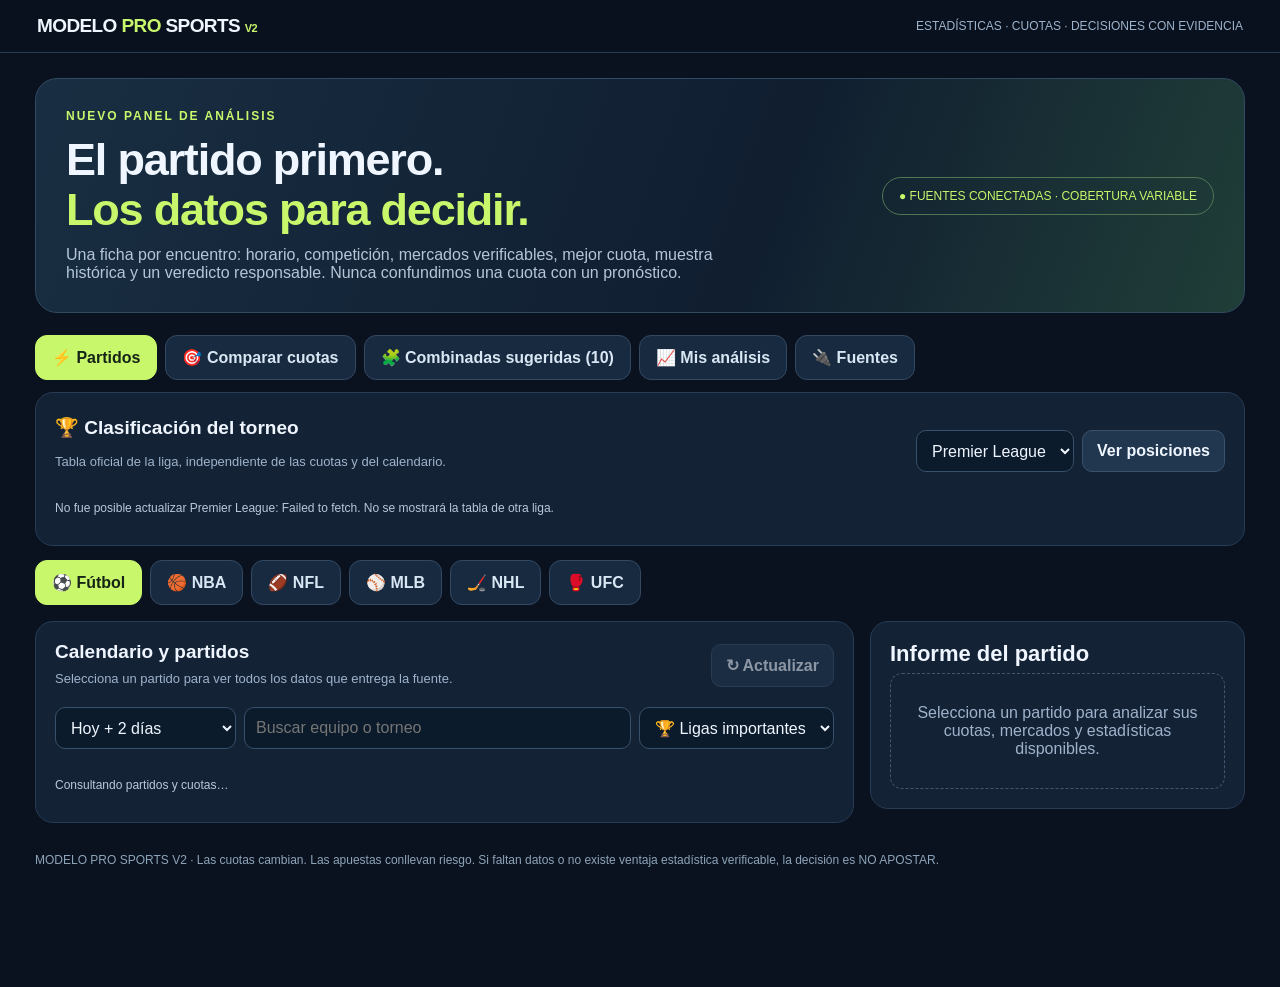
<file: index.html>
<!doctype html>
<html lang="es">
<head>
<meta charset="utf-8"><meta name="viewport" content="width=device-width,initial-scale=1">
<meta name="theme-color" content="#0a1220">
<meta name="description" content="Modelo PRO Sports V2: calendario deportivo, cuotas verificables, análisis estadístico y gestión de pronósticos.">
<title>Modelo PRO Sports V2 | Inteligencia deportiva</title>
<style>
:root{font-family:Inter,ui-sans-serif,-apple-system,BlinkMacSystemFont,"Segoe UI",sans-serif;color-scheme:dark;--bg:#0a1220;--card:#142235;--dark:#0e1b2c;--line:#273c55;--text:#eff6ff;--muted:#9eb3cb;--lime:#c8f76c;--blue:#6eb7ef;--red:#ff9a9a}
*{box-sizing:border-box}html{scroll-behavior:smooth}body{background:var(--bg);color:var(--text);margin:0}button,select,input{font:inherit}button{cursor:pointer}button:disabled{opacity:.55;cursor:not-allowed}a{color:var(--lime)}header{border-bottom:1px solid var(--line);position:sticky;top:0;background:#0a1220f2;z-index:20;backdrop-filter:blur(15px)}
.nav{max-width:1250px;margin:auto;padding:15px 22px;display:flex;align-items:center;justify-content:space-between;gap:15px}.logo{font-size:19px;font-weight:900;letter-spacing:-.6px}.logo b{color:var(--lime)}.navright{font-size:12px;color:var(--muted)}
main{max-width:1250px;margin:auto;padding:25px 20px 90px}.hero{background:linear-gradient(110deg,#192e42,#101e30 60%,#203e38);border:1px solid #314961;border-radius:22px;padding:30px;display:flex;justify-content:space-between;gap:25px}.eyebrow{color:var(--lime);font-size:12px;font-weight:850;letter-spacing:2px}.hero h1{font-size:clamp(28px,4vw,45px);line-height:1.1;letter-spacing:-1.2px;margin:12px 0}.hero h1 span{color:var(--lime)}.hero p{color:#b6c6d9;max-width:660px;margin:0}.hero-tag{font-size:12px;color:var(--lime);align-self:center;border:1px solid #507751;border-radius:99px;padding:11px 16px;white-space:nowrap}
.tabs,.sports,.filters{display:flex;gap:8px;flex-wrap:wrap}.tabs{margin:22px 0 12px}.sports{margin:14px 0}.pill{background:#182a40;color:#d8e7f3;border:1px solid #334962;border-radius:12px;padding:12px 16px;font-weight:780}.pill[aria-pressed=true]{background:var(--lime);border-color:var(--lime);color:#162416}
.shell{display:grid;grid-template-columns:minmax(0,1fr) 375px;gap:16px;margin-top:16px}.panel{background:var(--card);border:1px solid var(--line);border-radius:18px;padding:19px}.panel h2{font-size:19px;margin:0 0 6px}.hint{color:var(--muted);font-size:13px;line-height:1.55}.filters{margin:18px 0}.filters input,.filters select{min-height:42px;background:#0c1b2b;border:1px solid #38506a;color:var(--text);border-radius:10px;padding:8px 11px;min-width:130px}.filters input{flex:1;min-width:150px}.primary{border:0;border-radius:10px;background:var(--lime);color:#152119;padding:12px 17px;font-weight:850}.secondary{background:#213750;color:var(--text);border:1px solid #3a526c;border-radius:10px;padding:11px 14px;font-weight:760}
.status{font-size:12px;color:#b7c9da;padding:11px 0;min-height:35px}.games{display:grid;gap:10px}.game{padding:15px;border:1px solid #32465e;border-radius:14px;background:#102033;transition:border-color .1s}.game:hover,.game.selected{border-color:var(--lime)}.gamehead{display:flex;justify-content:space-between;gap:8px;align-items:start}.tag{font-size:11px;border:1px solid #40526d;border-radius:999px;padding:5px 9px;color:#b9cde0}.game strong{display:block;font-size:17px;margin:8px 0}.meta{font-size:12px;color:var(--muted)}.bookline{font-size:12px;color:#d4e7fb;margin-top:12px;display:flex;gap:10px;flex-wrap:wrap}.bookline b{color:var(--lime)}.gamebutton{margin-top:12px;background:#223950;color:#dff4ff;border:1px solid #416082;border-radius:9px;padding:9px 12px;font-weight:750;width:100%;text-align:left}
.aside{position:sticky;top:75px;align-self:start;max-height:calc(100vh - 90px);overflow:auto}.aside h2{font-size:22px}.verdict{background:#203243;border:1px solid #3c566d;border-radius:12px;padding:13px;margin:12px 0}.verdict strong{color:var(--lime);font-size:16px}.verdict small{color:var(--muted);display:block;margin-top:6px;line-height:1.5}.metricgrid{display:grid;grid-template-columns:repeat(3,minmax(0,1fr));gap:7px;margin:15px 0}.metric{background:#102135;border:1px solid #314660;border-radius:11px;padding:12px 8px;text-align:center}.metric strong{font-size:18px;color:var(--lime);display:block}.metric span{font-size:11px;color:var(--muted)}.tablewrap{max-height:400px;overflow:auto;border:1px solid #2b425c;border-radius:10px;margin-top:12px}table{border-collapse:collapse;width:100%;font-size:12px}td,th{text-align:left;padding:9px 8px;border-bottom:1px solid #283e55}th{background:#1b3249;position:sticky;top:0;color:#dbeafb}.callout{font-size:12px;line-height:1.55;color:#c1d1df;background:#0b1a2b;border-radius:11px;padding:12px;margin:12px 0}.reason{color:var(--red)}.success{color:var(--lime)}.empty{padding:30px 18px;text-align:center;color:var(--muted);border:1px dashed #43566f;border-radius:12px}.sectionhead{display:flex;align-items:center;justify-content:space-between;gap:12px;flex-wrap:wrap}.statline{display:flex;justify-content:space-between;gap:10px;padding:9px 0;border-bottom:1px solid var(--line);font-size:13px}.statline b{color:var(--lime)}.twocol{display:grid;grid-template-columns:1fr 1fr;gap:15px}.hidden{display:none!important}.footnote{margin:30px 0;color:#8ea4b8;font-size:12px}.saved{display:grid;gap:8px}.saveditem{border:1px solid #304861;padding:12px;border-radius:11px}.right{text-align:right}.small{font-size:12px}.btnrow{display:flex;gap:8px;flex-wrap:wrap;margin-top:12px}.btnrow button{flex:1}.banner{margin-top:15px;padding:10px 14px;border:1px solid #35546a;border-radius:10px;color:#b8cad8;font-size:12px}.badge{font-size:11px;color:var(--lime);font-weight:700}
@media(max-width:900px){.shell{grid-template-columns:1fr}.aside{position:static;max-height:none}.hero{display:block}.hero-tag{display:inline-block;margin-top:16px}}@media(max-width:600px){main{padding:17px 10px 80px}.nav{padding:13px}.hero{padding:20px}.panel{padding:13px}.pill{padding:10px;font-size:12px}.sports{display:grid;grid-template-columns:repeat(3,minmax(0,1fr))}.metricgrid{grid-template-columns:repeat(3,minmax(0,1fr))}.filters input{flex-basis:100%}.twocol{grid-template-columns:1fr}.navright{display:none}}

/* Resaltar a ambos protagonistas en la tabla de clasificación del partido. */
.tablewrap tr.standing-home > td{background:#18463f!important;color:#f2fff8;font-weight:750;border-top:1px solid #40af87;border-bottom:1px solid #40af87}
.tablewrap tr.standing-away > td{background:#223e66!important;color:#f2f8ff;font-weight:750;border-top:1px solid #6eb7ef;border-bottom:1px solid #6eb7ef}
.tablewrap tr.standing-home > td:first-child{box-shadow:inset 4px 0 0 #62db9e}
.tablewrap tr.standing-away > td:first-child{box-shadow:inset 4px 0 0 #79bfff}
.standings-legend{display:flex;gap:12px;flex-wrap:wrap;margin:11px 0;font-size:12px;color:#dce8f6}
.standings-legend span{display:inline-flex;align-items:center;gap:6px}
.standings-legend i{display:inline-block;width:11px;height:11px;border-radius:3px}

.mp-probability{margin:10px 0;padding:10px 12px;border-radius:12px;background:#193a43;border:1px solid #397c82;color:#eafffb;display:flex;flex-direction:column;gap:4px;font-size:13px;line-height:1.45}
.mp-probability strong{color:#c8f76c;font-size:19px;margin-left:6px}
.mp-probability small{color:#b9d2d8;font-size:11px}

.mp-probability{background:#122b35!important;border:1px solid #39657b!important;gap:5px!important;padding:12px!important}
.mp-prob-line{display:flex;justify-content:space-between;align-items:center;gap:12px;border-top:1px solid #29485a;padding:7px 0;font-size:12px}
.mp-prob-line>span:last-child{text-align:right}
.mp-prob-line strong{display:block!important;font-size:15px!important;margin:0!important;color:#c8f76c}
.mp-prob-line small{display:block;margin-top:2px}
.mp-prob-missing{opacity:.73}
.mp-prob-missing small{color:#a5b5c2}

.mp-league-heading{grid-column:1/-1;display:flex;align-items:center;justify-content:space-between;gap:10px;padding:13px 14px;margin:16px 0 4px;border-radius:12px;border:1px solid #54724e;background:#1c302d;color:#d6ffad;font-weight:800;font-size:15px}
.mp-league-heading small{font-size:11px;color:#adc9b7;font-weight:500}

.mp-advanced-box{margin:14px 0;padding:14px;border:1px solid #3e5f6b;border-radius:12px;background:#101e2a}
.mp-advanced-box h3{margin:0 0 8px}
.mp-advanced-row{display:flex;justify-content:space-between;gap:12px;padding:9px 0;border-bottom:1px solid #294153;font-size:13px}
.mp-advanced-row strong{font-variant-numeric:tabular-nums}
</style>
<style id="match-ranks-css">.mp-match-positions{display:flex;gap:10px;flex-wrap:wrap;margin:10px 0;padding:10px;background:#0c1e31;border:1px solid #36536c;border-radius:9px;font-size:12px;color:#d8e8f6}.mp-match-positions span{flex:1 1 155px}.mp-match-positions b{color:#c8f76c;font-size:16px}</style></head>
<body>
<header><div class="nav"><div class="logo">MODELO <b>PRO</b> SPORTS <span class="badge">V2</span></div><div class="navright">ESTADÍSTICAS · CUOTAS · DECISIONES CON EVIDENCIA</div></div></header>
<main>
<section class="hero"><div><div class="eyebrow">NUEVO PANEL DE ANÁLISIS</div><h1>El partido primero.<br><span>Los datos para decidir.</span></h1><p>Una ficha por encuentro: horario, competición, mercados verificables, mejor cuota, muestra histórica y un veredicto responsable. Nunca confundimos una cuota con un pronóstico.</p></div><div class="hero-tag">● FUENTES CONECTADAS · COBERTURA VARIABLE</div></section>
<nav class="tabs" aria-label="Secciones">
<button class="pill" data-tab="partidos" aria-pressed="true">⚡ Partidos</button>
<button class="pill" data-tab="valor" aria-pressed="false">🎯 Comparar cuotas</button><button class="pill" data-tab="combinadas" aria-pressed="false">🧩 Combinadas sugeridas (10)</button>
<button class="pill" data-tab="historial" aria-pressed="false">📈 Mis análisis</button>
<button class="pill" data-tab="fuentes" aria-pressed="false">🔌 Fuentes</button>
</nav>
<div id="view-partidos">
<section class="panel" id="standings-quick-panel">
<div class="sectionhead"><div><h2>🏆 Clasificación del torneo</h2><p class="hint">Tabla oficial de la liga, independiente de las cuotas y del calendario.</p></div><div class="filters"><select id="standings-league" aria-label="Liga para clasificación"><option value="PL">Premier League</option><option value="PD">LaLiga</option><option value="BL1">Bundesliga</option><option value="SA">Serie A</option><option value="FL1">Ligue 1</option><option value="DED">Eredivisie</option><option value="PPL">Portugal</option></select><button class="secondary" type="button" id="standings-refresh">Ver posiciones</button></div></div>
<div id="standings-quick-result" class="status">Selecciona una liga para consultar su clasificación.</div>
</section>
<nav class="sports" aria-label="Deportes">
<button class="pill" data-sport="soccer" aria-pressed="true">⚽ Fútbol</button><button class="pill" data-sport="basketball_nba" aria-pressed="false">🏀 NBA</button><button class="pill" data-sport="americanfootball_nfl" aria-pressed="false">🏈 NFL</button><button class="pill" data-sport="baseball_mlb" aria-pressed="false">⚾ MLB</button><button class="pill" data-sport="icehockey_nhl" aria-pressed="false">🏒 NHL</button><button class="pill" data-sport="mma_mixed_martial_arts" aria-pressed="false">🥊 UFC</button>
</nav>
<div class="shell"><section class="panel">
<div class="sectionhead"><div><h2>Calendario y partidos</h2><span class="hint">Selecciona un partido para ver todos los datos que entrega la fuente.</span></div><button class="secondary" id="refresh" type="button">↻ Actualizar</button></div>
<div class="filters"><select id="datefilter" aria-label="Fechas"><option value="3">Hoy + 2 días</option><option value="7">Próximos 7 días</option><option value="all">Todos los recibidos</option></select><input id="find" type="search" placeholder="Buscar equipo o torneo" aria-label="Buscar"><select id="order" aria-label="Ordenar"><option value="priority" selected>🏆 Ligas importantes</option><option value="date">Por fecha</option><option value="coverage">Más cuotas</option></select></div>
<div class="status" id="loadstatus" role="status">Preparando el calendario...</div><div id="games" class="games"></div>
</section>
<aside class="panel aside" id="detail"><h2>Informe del partido</h2><div class="empty">Selecciona un partido para analizar sus cuotas, mercados y estadísticas disponibles.</div></aside></div></div>
<div id="view-combinadas" class="hidden"><section class="panel" style="padding:8px;overflow:hidden"><iframe id="combinadas-frame" title="Combinadas sugeridas de todos los deportes" src="./combinadas.html?revision=d3ab5f02" loading="lazy" style="width:100%;height:1050px;border:0;border-radius:14px;display:block" referrerpolicy="same-origin"></iframe></section></div>
<div id="view-valor" class="hidden"><section class="panel"><h2>🎯 Comparador de cuotas</h2><p class="hint">Compara mercados de los partidos que realmente ha devuelto tu proveedor. Mostrar una cuota superior no significa que exista EDGE positivo.</p><div id="valueboard" class="games"></div></section></div>
<div id="view-historial" class="hidden"><section class="panel"><div class="sectionhead"><div><h2>📈 Mis análisis guardados</h2><p class="hint">Historial local de partidos consultados. No es un registro de apuestas reales.</p></div><button id="clear-history" class="secondary">Borrar historial local</button></div><div id="saved" class="saved"></div></section></div>
<div id="view-fuentes" class="hidden"><div class="twocol"><section class="panel"><h2>🔌 Conexiones</h2><div class="statline"><span>Cloudflare Worker</span><b id="apihealth">Sin comprobar</b></div><div class="statline"><span>OddsLink · cuotas</span><b>Fuente principal</b></div><div class="statline"><span>football-data.org · historial</span><b>A demanda</b></div><div class="statline"><span>API-Football · estadísticas</span><b id="apiFootballHealth">Sin verificar</b></div><button class="secondary" id="healthbtn" style="margin-top:18px">Comprobar conexión (sin consultar cuotas)</button><button class="secondary" id="apiFootballCheck" style="margin-top:12px">Probar API-Football (histórico 2024)</button><div class="status" id="apiFootballCheckStatus" role="status">La prueba utiliza partidos históricos de 2024. Tu plan gratuito no ofrece cobertura 2026.</div><div class="status" id="healthstatus"></div></section><section class="panel"><h2>Transparencia</h2><p class="hint">HOF, OddsJam y Sofascore sirvieron de referencias de organización de información. Este diseño es original y no reproduce su software ni su modelo. Las probabilidades propias requieren muestras verificables y validación; no presentamos porcentajes del mercado como aciertos previstos.</p><p class="hint">Los datos de lesiones, alineaciones, córners, tarjetas y tiros se muestran solo cuando hay cobertura y acceso disponible; el sistema no los inventa.</p><a href="modelo-pro-legacy-2026-11-07.html">Abrir versión anterior de Modelo PRO</a></section></div></div>
<div class="footnote">MODELO PRO SPORTS V2 · Las cuotas cambian. Las apuestas conllevan riesgo. Si faltan datos o no existe ventaja estadística verificable, la decisión es NO APOSTAR.</div>
</main>
<script>
(()=>{
"use strict";
const BASE="https://modelo-pro-api.wqhmiami.workers.dev";
const $=id=>document.getElementById(id),esc=v=>String(v??"").replace(/[&<>"']/g,c=>({"&":"&amp;","<":"&lt;",">":"&gt;",'"':"&quot;","'":"&#39;"}[c]));
const localDay=d=>{const x=new Date(d);return x.getFullYear()+"-"+String(x.getMonth()+1).padStart(2,"0")+"-"+String(x.getDate()).padStart(2,"0")};
const today=()=>localDay(new Date());
const sportNames={soccer:"Fútbol",basketball_nba:"NBA",americanfootball_nfl:"NFL",baseball_mlb:"MLB",icehockey_nhl:"NHL",mma_mixed_martial_arts:"UFC"};
const priceDecimal=p=>{const v=Number(p);if(!Number.isFinite(v)||v===0)return null;return Number.isInteger(v)&&Math.abs(v)>=100?(v>0?1+v/100:1+100/-v):(v>1?v:null)};
const priceAmerican=p=>{const v=Number(p),d=priceDecimal(p);if(!d)return null;if(Number.isInteger(v)&&Math.abs(v)>=100)return v;return d>=2?Math.round((d-1)*100):-Math.round(100/(d-1))};
const priceText=p=>{const n=priceAmerican(p);return n===null?"—":n>0?"+"+n:String(n)};
const pct=p=>Number.isFinite(p)?(p*100).toFixed(1)+"%":"—";
const dateText=s=>{const d=new Date(s);return Number.isFinite(d.getTime())?d.toLocaleString("es-US",{weekday:"short",month:"short",day:"numeric",hour:"numeric",minute:"2-digit"}):"Hora sin confirmar"};
let sport="soccer",items=[],selected=null,pending=false;

const standingsCache=new Map();
const espnStandingsJobs=new Map(),espnStandingsFailures=new Map();
const espnLeagueRules=[
 [/fifa[.]friendly|international friendly|amistos.*(seleccion|internacional)/,"fifa.friendly"],
 [/club[.]friendly|club friendly|amistos.*club/,"club.friendly"],
 [/k[\s-]*league[\s-]*2|korean.*second|south.korea.*2/,"kor.2"],
 [/k[\s-]*league[\s-]*1|k[\s-]*league|korean.*first/,"kor.1"],
 [/a[\s-]*league.*women|women.*a[\s-]*league/,"aus.w.1"],
 [/a[\s-]*league|australia.*league/,"aus.1"],
 [/premier[\s-]*league|english[\s-]*premier|soccer_epl|\bepl\b/,"eng.1"],
 [/championship|england.*second/,"eng.2"],
 [/league[\s-]*one|england.*third/,"eng.3"],
 [/league[\s-]*two|england.*fourth/,"eng.4"],
 [/la[\s-]*liga[\s-]*2|segunda.*division|spain.*second/,"esp.2"],
 [/la[\s-]*liga|primera.*division.*spain|spanish.*primera/,"esp.1"],
 [/bundesliga[\s-]*2|2[\s-]*bundesliga/,"ger.2"],
 [/bundesliga|germany.*1/,"ger.1"],
 [/serie[\s-]*b.*ital|italian.*serie[\s-]*b/,"ita.2"],
 [/serie[\s-]*a.*braz|brasileir[aã]o|brazil.*serie[\s-]*a/,"bra.1"],
 [/serie[\s-]*b.*braz|brazil.*serie[\s-]*b/,"bra.2"],
 [/serie[\s-]*a|italian.*first|italy.*serie/,"ita.1"],
 [/ligue[\s-]*2|france.*second/,"fra.2"],
 [/ligue[\s-]*1|france.*first/,"fra.1"],
 [/eredivisie|netherlands.*first|dutch.*first/,"ned.1"],
 [/primeira[\s-]*liga|liga[\s-]*portugal|portugal.*first/,"por.1"],
 [/premier[\s-]*league.*portugal/,"por.1"],
 [/major[\s-]*league[\s-]*soccer|\bmls\b/,"usa.1"],
 [/usl[\s-]*championship/,"usa.usl.1"],
 [/liga[\s-]*mx|mexico.*primera/,"mex.1"],
 [/expansi[oó]n[\s-]*mx|mexico.*second/,"mex.2"],
 [/liga[\s-]*profesional|argentina.*primera|argentine.*primera/,"arg.1"],
 [/primera[\s-]*a|colombia.*primera|liga[\s-]*betplay/,"col.1"],
 [/brasileir[aã]o|brazil.*serie/,"bra.1"],
 [/j[\s-]*league[\s-]*1|j1[\s-]*league|japan.*first/,"jpn.1"],
 [/super[\s-]*league.*china|china.*super/,"chn.1"],
 [/saudi[\s-]*pro[\s-]*league|saudi[\s-]*arabia/,"ksa.1"],
 [/scottish[\s-]*premiership|scotland.*premier/,"sco.1"],
 [/belgian[\s-]*pro[\s-]*league|belgium.*first/,"bel.1"],
 [/turkish[\s-]*super[\s-]*lig|super[\s-]*lig.*turkey|turkiye.*super/,"tur.1"],
 [/swiss[\s-]*super[\s-]*league|switzerland.*first/,"sui.1"],
 [/austrian[\s-]*bundesliga|austria.*first/,"aut.1"],
 [/danish[\s-]*superliga|denmark.*first/,"den.1"],
 [/norwegian[\s-]*eliteserien|eliteserien/,"nor.1"],
 [/swedish[\s-]*allsvenskan|allsvenskan/,"swe.1"],
 [/uefa.*champions|champions[\s-]*league|\bucl\b/,"uefa.champions"],
 [/europa[\s-]*league/,"uefa.europa"],
 [/conference[\s-]*league/,"uefa.europa.conf"],
 [/copa[\s-]*libertadores|libertadores/,"conmebol.libertadores"],
 [/copa[\s-]*sudamericana|sudamericana/,"conmebol.sudamericana"]
];
function espnLeagueFor(g){
 const values=[g.league?.title,g.league?.key,g.league?.name,g.tournament,g.competition,g.sport_title,g.sport_key,g.sport_group].filter(v=>typeof v==="string").join(" ").toLowerCase();
 return espnLeagueRules.find(([regex])=>regex.test(values))?.[1]||null;
}
function normalizeEspnStandings(raw,slug){
 const groups=Array.isArray(raw.children)&&raw.children.length?raw.children:[raw];
 const table=[];
 const keys=(stats,names)=>{
  for(const n of names){const row=stats.find(s=>String(s.name||"").toLowerCase()===n||String(s.type||"").toLowerCase()===n||String(s.abbreviation||"").toLowerCase()===n);if(row){const v=Number(row.value??row.displayValue);if(Number.isFinite(v))return v}}
  return null;
 };
 for(const group of groups){
  const entries=Array.isArray(group?.standings?.entries)?group.standings.entries:[];
  for(const entry of entries){
   const stats=Array.isArray(entry.stats)?entry.stats:[];
   const team=entry.team||{},position=keys(stats,["rank","position","standingsrank","seed"]),points=keys(stats,["points","point","pts"]);
   if(!team.displayName&&!team.name||!Number.isFinite(position)||!Number.isFinite(points))continue;
   table.push({
    position,points,
    team:{name:team.displayName||team.name,shortName:team.shortDisplayName||team.name||"",tla:team.abbreviation||""},
    playedGames:keys(stats,["gamesplayed","matchesplayed","played"]),
    won:keys(stats,["wins","win"]),
    draw:keys(stats,["ties","draws","draw"]),
    lost:keys(stats,["losses","loss"]),
    goalDifference:keys(stats,["pointdifferential","goaldifference","goal_difference","gd"]),
    group:group.name||group.abbreviation||""
   });
  }
 }
 if(!table.length)throw Error("Tabla vacía o formato no reconocido");
 return {ok:true,provider:"ESPN",competition:raw.name||raw.league?.name||slug,season:raw.season?.displayName||raw.season?.year||"Actual",table,sourceUrl:"https://www.espn.com/soccer/standings/_/league/"+slug,fetchedAt:new Date().toISOString()};
}
async function ensureEspnStandings(slug){
 const key="ESPN:"+slug;
 if(standingsCache.has(key))return standingsCache.get(key);
 if(espnStandingsJobs.has(slug))return espnStandingsJobs.get(slug);
 if((espnStandingsFailures.get(slug)||0)>Date.now())return null;
 const task=(async()=>{
  const cacheKey="modeloProESPNStandings:"+slug;
  try{
   const saved=JSON.parse(sessionStorage.getItem(cacheKey)||"null");
   if(saved&&Date.now()-saved.at<15*60*1000&&Array.isArray(saved.data?.table)){standingsCache.set(key,saved.data);return saved.data}
  }catch{}
  const controller=new AbortController(),timer=setTimeout(()=>controller.abort(),9500);
  try{
   const res=await fetch("https://site.api.espn.com/apis/v2/sports/soccer/"+encodeURIComponent(slug)+"/standings",{signal:controller.signal});
   if(!res.ok)throw Error("HTTP "+res.status);
   const data=normalizeEspnStandings(await res.json(),slug);
   standingsCache.set(key,data);
   try{sessionStorage.setItem(cacheKey,JSON.stringify({at:Date.now(),data}))}catch{}
   return data;
  }catch(e){espnStandingsFailures.set(slug,Date.now()+5*60*1000);return null}
  finally{clearTimeout(timer)}
 })();
 espnStandingsJobs.set(slug,task);
 try{return await task}finally{espnStandingsJobs.delete(slug)}
}
let standingsQueue=Promise.resolve(),standingsCycle=0;
function primeGameStandings(){
 if(sport!=="soccer")return;
 const slugs=[...new Set(visibleItems().map(espnLeagueFor).filter(Boolean))].slice(0,28);
 const batch=++standingsCycle;
 standingsQueue=standingsQueue.catch(()=>{}).then(async()=>{
  for(let i=0;i<slugs.length;i+=4){
   await Promise.all(slugs.slice(i,i+4).map(ensureEspnStandings));
   if(batch!==standingsCycle||sport!=="soccer")return;
   renderGames();
   if(selected&&$("standingboard"))void loadStandings(selected);
  }
 });
}

function findStandingsTeam(table,name){
 const aliases={
  manchestercity:"mancity",mancity:"mancity",
  manchesterunited:"manunited",manunited:"manunited",
  brightonandhovealbion:"brightonhove",brightonhovealbion:"brightonhove",brightonhove:"brightonhove",brighton:"brightonhove",
  tottenhamhotspur:"tottenham",tottenham:"tottenham",
  newcastleunited:"newcastle",newcastle:"newcastle",
  nottinghamforest:"nottingham",nottingham:"nottingham",
  bournemouth:"bournemouth",afcbournemouth:"bournemouth",
  crystalpalace:"crystalpalace",
  wolverhamptonwanderers:"wolves",wolves:"wolves",
  westhamunited:"westham",westham:"westham"
 };
 const norm=x=>{const key=normalizeName(x).replace(/and/g,"and");return aliases[key]||key};
 const key=norm(name);
 const exact=table.filter(r=>[r.team?.name,r.team?.shortName,r.team?.tla].some(v=>norm(v)===key));
 return exact.length===1?exact[0]:null;
}
function standingsForGame(g){
 const slug=espnLeagueFor(g),explicit=competitionFor(g),espnKey=slug?"ESPN:"+slug:null;
 if(espnKey&&standingsCache.has(espnKey))return {competition:espnKey,data:standingsCache.get(espnKey)};
 if(explicit&&standingsCache.has(explicit))return {competition:explicit,data:standingsCache.get(explicit)};
 // Only accept unambiguously matched teams from a complete league table.
 const candidates=[];
 for(const [competition,data] of standingsCache){
  if(!Array.isArray(data?.table))continue;
  if(findStandingsTeam(data.table,g.home_team)&&findStandingsTeam(data.table,g.away_team))candidates.push({competition,data});
 }
 return candidates.length===1?candidates[0]:{competition:explicit,data:null};
}
function datedKLeague2Snapshot(g){
 const league=[g.league?.title,g.league?.key,g.tournament,g.competition,g.sport_title].filter(x=>typeof x==="string").join(" ").toLowerCase();
 const when=new Date(g.commence_time||"").getTime();
 const names=[normalizeName(g.home_team),normalizeName(g.away_team)];
 if(!Number.isFinite(when)||Math.abs(when-Date.parse("2026-11-08T12:00:00Z"))>36*3600000)return null;
 if(!names.some(n=>n.includes("chungnamasan"))||!names.some(n=>n.includes("pajufrontier")))return null;
 const ranks=[
  {key:"chungnamasan",position:7,points:42,playedGames:29,won:11,draw:9,lost:9,goalDifference:8,team:{name:"Chungnam Asan"}},
  {key:"pajufrontier",position:10,points:34,playedGames:29,won:9,draw:7,lost:13,goalDifference:-6,team:{name:"Paju Frontier"}}
 ];
 const match=name=>ranks.find(r=>normalizeName(name).includes(r.key))||null;
 return {home:match(g.home_team),away:match(g.away_team),asOf:"7 nov 2026",source:"Rotascore · K League 2 2026",url:"https://www.rotascore.com/en/league/k-league-2/kn54qllh25dqvy9/standings"};
}
function datedALeagueSnapshot(g){
 const label=[g.league?.title,g.league?.key,g.tournament,g.competition,g.sport_title].filter(x=>typeof x==="string").join(" ").toLowerCase();
 const names=[normalizeName(g.home_team),normalizeName(g.away_team)];
 const when=new Date(g.commence_time||"").getTime();
 if(!Number.isFinite(when)||Math.abs(when-Date.parse("2026-11-08T12:00:00Z"))>36*3600000)return null;
 if(!names.some(x=>x.includes("melbournevictory"))||!names.some(x=>x.includes("adelaideunited")))return null;
 const ranks=[
  {key:"melbournevictory",position:9,points:2,playedGames:3,won:0,draw:2,lost:1,goalDifference:-1,team:{name:"Melbourne Victory"}},
  {key:"adelaideunited",position:12,points:0,playedGames:2,won:0,draw:0,lost:2,goalDifference:-5,team:{name:"Adelaide United"}}
 ];
 const match=name=>ranks.find(r=>normalizeName(name).includes(r.key))||null;
 return {home:match(g.home_team),away:match(g.away_team),asOf:"7 nov 2026",source:"A-League 2026–27 · tabla previa",url:"https://www.aleaguefixtures.com/matches/4mvevo83k8p4b37geo1vc1tzo/adelaide-united-vs-melbourne-victory",note:"El calendario oficial indica Adelaide United como local y Melbourne Victory como visitante. El orden de OddsLink aparece invertido; comprueba los mercados."};
}
function datedOtherLeagueSnapshot(g){return datedALeagueSnapshot(g)||datedKLeague2Snapshot(g)}
function rankBrief(g){
 if(sport!=="soccer")return "";
 if(/^(fifa|club)[.]friendly$/.test(String(g.league?.key||"")))return '<div class="meta">🤝 Amistoso · sin tabla de liga</div>';
 const match=standingsForGame(g),data=match.data;
 const h=data?.table?findStandingsTeam(data.table,g.home_team):null;
 const a=data?.table?findStandingsTeam(data.table,g.away_team):null;
 if(h&&a)return '<div class="mp-match-positions"><span>🏆 '+esc(g.away_team)+': <b>'+a.position+'.º</b> · '+a.points+' pts</span><span>🏆 '+esc(g.home_team)+': <b>'+h.position+'.º</b> · '+h.points+' pts</span><small>Fuente: '+esc(data.provider||"Clasificación")+' · '+esc(data.season||"Actual")+'</small></div>';
 const snapshot=datedOtherLeagueSnapshot(g);
 if(snapshot)return '<div class="mp-match-positions"><span>🏆 '+esc(g.away_team)+': <b>'+snapshot.away.position+'.º</b> · '+snapshot.away.points+' pts</span><span>🏆 '+esc(g.home_team)+': <b>'+snapshot.home.position+'.º</b> · '+snapshot.home.points+' pts</span><small>Referencia al '+snapshot.asOf+' · no en vivo</small>'+(snapshot.note?'<small>⚠️ '+esc(snapshot.note)+'</small>':'')+'</div>';
 const slug=espnLeagueFor(g);
 if(!data?.table)return '<div class="meta">🏆 '+(slug?(espnStandingsJobs.has(slug)?"Consultando clasificación…":"Clasificación no disponible o sin verificar"):"Liga sin clasificación conectada")+'</div>';
 return '<div class="meta">🏆 Clasificación recibida · faltan coincidencias verificadas para estos equipos</div>';
}
async function loadStandings(g){
 const target=$("standingboard");if(!target)return;
 if(/^(fifa|club)[.]friendly$/.test(String(g.league?.key||""))){target.textContent="Partido amistoso: no existe una tabla de posiciones propia de esta competición.";return}
 const currentStanding=standingsForGame(g);
 const snapshot=currentStanding.data?.table&&findStandingsTeam(currentStanding.data.table,g.home_team)&&findStandingsTeam(currentStanding.data.table,g.away_team)?null:datedOtherLeagueSnapshot(g);
 if(snapshot){
  const box=(label,r)=>'<div class="verdict"><span class="meta">'+label+'</span><br><strong>'+r.position+'.º · '+esc(r.team.name)+'</strong><div class="statline"><span>Puntos / PJ</span><b>'+r.points+' / '+r.playedGames+'</b></div><div class="statline"><span>G / E / P</span><b>'+r.won+' / '+r.draw+' / '+r.lost+'</b></div><div class="statline"><span>Diferencia de goles</span><b>'+r.goalDifference+'</b></div></div>';
  target.innerHTML='<h3>🏆 POSICIÓN EN EL TORNEO</h3><div class="twocol">'+box("LOCAL SEGÚN ODDSLINK",snapshot.home)+box("VISITANTE SEGÚN ODDSLINK",snapshot.away)+'</div><p class="hint">'+esc(snapshot.source||"Clasificación")+' · referencia al '+snapshot.asOf+'. <a href="'+snapshot.url+'" target="_blank" rel="noopener noreferrer">Ver fuente de clasificación</a>. No es una conexión automática en vivo.</p><div class="callout">⚠️ '+esc(snapshot.note||"El calendario consultado muestra un orden de local/visitante diferente del recibido en OddsLink. Comprueba quién juega en casa antes de apostar.")+'</div>';
  return;
 }
 const slug=espnLeagueFor(g),match=standingsForGame(g),comp=match.competition;
 if(!comp&&!slug){target.innerHTML='<div class="callout">Esta liga todavía no tiene una fuente de clasificación compatible. Sin posiciones inventadas.</div>';return}
 let data=match.data||(comp?standingsCache.get(comp):null);
 if(!data&&slug){target.textContent="Consultando tabla de la liga…";data=await ensureEspnStandings(slug);if(selected!==g)return}
 if(!data&&!comp){target.textContent="No hay clasificación verificable en la fuente consultada.";return}
 if(!data&&comp?.startsWith("ESPN:")){target.textContent="No fue posible verificar la clasificación de esta liga en ESPN.";return}
 if(!data){try{const stored=JSON.parse(sessionStorage.getItem("modeloProStanding:"+comp)||"null");if(stored&&Date.now()-stored.at<1800000&&Array.isArray(stored.data?.table))data=stored.data}catch{}}
 if(!data){
  target.textContent="Consultando tabla oficial…";
  try{
   const ctrl=new AbortController(),timer=setTimeout(()=>ctrl.abort(),9000);
   let res;try{res=await fetch(BASE+"/api/standings?competition="+encodeURIComponent(comp),{signal:ctrl.signal})}finally{clearTimeout(timer)}
   if(!res.ok){target.innerHTML='<div class="callout">'+(res.status===404?"El endpoint de clasificación requiere publicar el Worker actualizado en Cloudflare.":"Clasificación no disponible: HTTP "+res.status)+'.</div>';return}
   data=await res.json();if(!Array.isArray(data.table))throw Error("Tabla no incluida");
   try{sessionStorage.setItem("modeloProStanding:"+comp,JSON.stringify({at:Date.now(),data}))}catch{}
  }catch(e){target.textContent="Sin clasificación verificable: "+String(e.message||"error de red");return}
 }
 standingsCache.set(comp,data);
 if(selected!==g||!$("standingboard"))return;
 const h=findStandingsTeam(data.table,g.home_team),a=findStandingsTeam(data.table,g.away_team);
 const block=(label,r)=>r?'<div class="verdict"><span class="meta">'+esc(label)+'</span><br><strong>'+r.position+'.º · '+esc(r.team.name)+'</strong><div class="statline"><span>Puntos / PJ</span><b>'+r.points+' / '+r.playedGames+'</b></div><div class="statline"><span>Victorias / Empates / Derrotas</span><b>'+r.won+' / '+r.draw+' / '+r.lost+'</b></div><div class="statline"><span>Diferencia de goles</span><b>'+r.goalDifference+'</b></div></div>':'<div class="callout">'+esc(label)+': el nombre del equipo no coincide exactamente con la tabla.</div>';
 const tr=data.table.map(r=>'<tr'+(r===h?' class="standing-home"':r===a?' class="standing-away"':'')+'><td>'+r.position+'</td><td>'+esc(r.team?.name)+'</td><td>'+r.playedGames+'</td><td>'+r.points+'</td><td>'+r.goalDifference+'</td></tr>').join("");
 target.innerHTML='<h3>🏆 POSICIÓN EN EL TORNEO</h3><div class="meta">'+esc(data.competition||comp)+' · '+esc(data.season||"Temporada actual")+'</div><div class="twocol">'+block("LOCAL",h)+block("VISITANTE",a)+'</div><details><summary class="gamebutton">VER TABLA COMPLETA ('+data.table.length+' EQUIPOS)</summary><div class="standings-legend"><span><i style="background:#62db9e"></i>Local: '+esc(g.home_team)+'</span><span><i style="background:#79bfff"></i>Visitante: '+esc(g.away_team)+'</span></div><div class="tablewrap"><table><thead><tr><th>#</th><th>Equipo</th><th>PJ</th><th>Pts</th><th>DG</th></tr></thead><tbody>'+tr+'</tbody></table></div></details>';
 renderGames();
}


let quickStandingsRequest=0;
let quickStandingsController=null;
const quickStandingsAliases={PL:"eng.1",PD:"esp.1",BL1:"ger.1",SA:"ita.1",FL1:"fra.1",DED:"ned.1",PPL:"por.1"};
const quickStandingsNames={PL:/premier league|england/i,PD:/la ?liga|primera division|spain/i,BL1:/bundesliga|germany/i,SA:/serie a|italy|italia/i,FL1:/ligue 1|france/i,DED:/eredivisie|netherlands|países bajos/i,PPL:/primeira|portugal/i};
async function showStandingsOverview(force=false){
 const box=$("standings-quick-result"),selector=$("standings-league"),comp=selector.value;
 const label=selector.selectedOptions[0]?.textContent||comp,request=++quickStandingsRequest;
 // Always discard the previous table immediately on changing the selected league.
 box.replaceChildren();
 const loading=document.createElement("div");loading.className="status";loading.textContent="Consultando posiciones de "+label+"…";box.appendChild(loading);
 if(quickStandingsController)quickStandingsController.abort();
 const controller=new AbortController();quickStandingsController=controller;
 let data=!force?standingsCache.get(comp):null;
 try{
  if(!data){
   const timer=setTimeout(()=>controller.abort(),14000);
   try{
    const res=await fetch(BASE+"/api/standings?competition="+encodeURIComponent(comp),{signal:controller.signal,cache:"no-store"});
    const payload=await res.json().catch(()=>({}));
    if(!res.ok)throw Error("HTTP "+res.status+": "+String(payload.error||"sin respuesta"));
    if(!Array.isArray(payload.table)||!payload.table.length)throw Error("La fuente no entregó equipos");
    const reported=String(payload.competition||"");
    // If an upstream mapping goes wrong, never display another competition's table.
    if(reported&&!quickStandingsNames[comp].test(reported))throw Error("La fuente devolvió otra liga: "+reported);
    data=payload;
    standingsCache.set(comp,{...data,__receivedAt:Date.now()});
   }catch(error){
    if(controller.signal.aborted)return;
    // ESPN serves an independent table when football-data is unavailable.
    const espn=await ensureEspnStandings(quickStandingsAliases[comp]);
    if(espn?.table?.length)data=espn;
    else throw error;
   }finally{clearTimeout(timer)}
  }
  if(request!==quickStandingsRequest||selector.value!==comp)return;
  if(!Array.isArray(data?.table)||!data.table.length)throw Error("Clasificación vacía");
  const rows=data.table.map(r=>'<tr><td><b>'+esc(r.position??"—")+'</b></td><td>'+esc(r.team?.name||"Equipo")+'</td><td>'+esc(r.playedGames??"—")+'</td><td>'+esc(r.won??"—")+'</td><td>'+esc(r.draw??"—")+'</td><td>'+esc(r.lost??"—")+'</td><td>'+esc(r.points??"—")+'</td><td>'+esc(r.goalDifference??"—")+'</td></tr>').join("");
  box.innerHTML='<h3>🏆 '+esc(label)+'</h3><p class="hint">Tabla de '+esc(label)+' · Fuente: '+esc(data.provider||"no identificada")+' · '+esc(data.competition||comp)+' · Jornada '+esc(data.matchday??"no informada")+'</p><div class="tablewrap"><table><thead><tr><th>#</th><th>Equipo</th><th>PJ</th><th>G</th><th>E</th><th>P</th><th>Pts</th><th>DG</th></tr></thead><tbody>'+rows+'</tbody></table></div>';
  renderGames();
 }catch(error){
  if(request!==quickStandingsRequest||selector.value!==comp)return;
  box.textContent="No fue posible actualizar "+label+": "+String(error.message||"error de conexión")+". No se mostrará la tabla de otra liga.";
 }finally{
  if(quickStandingsController===controller)quickStandingsController=null;
 }
}
$("standings-league").addEventListener("change",()=>{void showStandingsOverview(true)});
$("standings-refresh").addEventListener("click",()=>{void showStandingsOverview(true)});

const savedKey="modeloProV2History";
const readSaved=()=>{try{return JSON.parse(localStorage.getItem(savedKey)||"[]")}catch{return []}};
const writeSaved=rows=>{try{localStorage.setItem(savedKey,JSON.stringify(rows.slice(0,60)))}catch{}};
window.addEventListener("message",event=>{
 if(event.origin!==window.location.origin||event.source!==$("combinadas-frame")?.contentWindow)return;
 if(event.data?.type==="modelo-pro-parlay-height"){
  const height=Number(event.data.height);
  if(Number.isFinite(height)&&height>350&&height<25000)$("combinadas-frame").style.height=Math.ceil(height+20)+"px";
 }
});
function selectTab(tab){
 for(const b of document.querySelectorAll("[data-tab]"))b.setAttribute("aria-pressed",String(b.dataset.tab===tab));
 for(const id of ["partidos","valor","combinadas","historial","fuentes"])$("view-"+id).classList.toggle("hidden",id!==tab);
 if(tab==="combinadas"){
  const iframe=$("combinadas-frame");
  if(iframe&&iframe.dataset.revision!=="d3ab5f02"){
   iframe.src="./combinadas.html?revision=d3ab5f02";
   iframe.dataset.revision="d3ab5f02";
  }
 }
 if(tab==="valor")renderValue();
 if(tab==="historial")renderSaved();
}
document.querySelector(".tabs").addEventListener("click",e=>{const b=e.target.closest("[data-tab]");if(b)selectTab(b.dataset.tab)});
document.querySelector(".sports").addEventListener("click",e=>{
 const b=e.target.closest("[data-sport]");if(!b||pending)return;
 sport=b.dataset.sport;
 $("standings-quick-panel").classList.toggle("hidden",sport!=="soccer");
 if(sport==="soccer")void showStandingsOverview();
 for(const x of document.querySelectorAll("[data-sport]"))x.setAttribute("aria-pressed",String(x.dataset.sport===sport));
 selected=null;renderDetail();load(false);
});
function flatten(game){
 const rows=[];
 for(const book of (Array.isArray(game.bookmakers)?game.bookmakers:[])){
  for(const market of (Array.isArray(book.markets)?book.markets:[])){
   for(const o of (Array.isArray(market.outcomes)?market.outcomes:[])){
    const decimal=priceDecimal(o.price);if(!decimal)continue;
    rows.push({market:market.key||"otros",name:String(o.name||"Selección"),point:o.point==null?"":String(o.point),price:o.price,decimal,book:String(book.title||book.key||"Casa"),updated:market.last_update||book.last_update||""});
   }
  }
 }
 return rows;
}
function groupPrices(rows){
 const by=new Map();
 for(const r of rows){const key=[r.market,r.name,r.point].join("|"),group=by.get(key)||[];group.push(r);by.set(key,group)}
 return [...by.values()].map(arr=>({best:arr.reduce((a,b)=>a.decimal>=b.decimal?a:b),count:new Set(arr.map(r=>r.book)).size,rows:arr})).sort((a,b)=>b.count-a.count||b.best.decimal-a.best.decimal);
}
function marketCategory(key){
 const k=String(key||"").toLowerCase();
 if(/corner/.test(k))return "Córners";
 if(/on.?target|shots?_on_target|shotsontarget/.test(k))return "Tiros a puerta";
 if(/shot/.test(k))return "Tiros";
 if(/both.?teams|btts/.test(k))return "Ambos marcan";
 if(/card|booking/.test(k))return "Tarjetas";
 if(/double.?chance/.test(k))return "Doble oportunidad";
 if(/draw.?no.?bet/.test(k))return "Empate no apuesta";
 if(/spread|handicap/.test(k))return "Hándicap";
 if(/total|goal/.test(k))return "Goles / total";
 if(/h2h/.test(k))return "Ganador";
 return "Otros";
}
function probabilityBrief(game){
 const rows=[...flatten(game),...(Array.isArray(game.__shotsRows)?game.__shotsRows:[])].filter(r=>Number.isFinite(r.decimal)&&r.decimal>1&&1/r.decimal<0.80);
 const categories=["Ganador","Goles / total","Ambos marcan","Córners","Tiros a puerta","Tiros","Tarjetas","Hándicap","Doble oportunidad","Empate no apuesta"];
 const groups=new Map();
 for(const r of rows){
  const cat=marketCategory(r.market),current=groups.get(cat);
  if(!current||r.decimal<current.decimal)groups.set(cat,r);
 }
 const body=categories.map(cat=>{
  const r=groups.get(cat);
  if(!r)return '<div class="mp-prob-line mp-prob-missing"><span>'+esc(cat)+'</span><small>'+(game.__extrasStatus?("Sin precio por debajo del 80 % / no disponible"):"Sin precio recibido · abre el informe para consultar")+'</small></div>';
  return '<div class="mp-prob-line"><span><b>'+esc(cat)+'</b><small>'+esc(r.name)+(r.point!==""?' '+esc(r.point):'')+' · '+esc(r.book)+'</small></span><span><strong>'+pct(1/r.decimal)+'</strong><small>Cuota '+esc(priceText(r.price))+'</small></span></div>';
 }).join("");
 const other=groups.get("Otros");
 return '<div class="mp-probability"><div><b>📊 MERCADOS DEL PARTIDO</b><small>Mejor porcentaje implícito menor al 80 % por tipo de mercado; no es probabilidad estimada ni consejo de apuesta.</small></div>'+body+(other?'<div class="mp-prob-line"><span>Otros · '+esc(other.market)+'</span><strong>'+pct(1/other.decimal)+'</strong></div>':'')+
 (game.__extrasStatus?'<small>'+esc(game.__extrasStatus)+'</small>':'<small>Abre el informe para consultar las cuotas adicionales. No todos los partidos o casas ofrecen estos mercados.</small>')+'</div>';
}
function soccerPropsRows(raw){
 const out=[];
 for(const p of (Array.isArray(raw?.props)?raw.props:[])){
  if(!/on.?target|shots?_on_target|shotsontarget/i.test(String(p.stat||"")))continue;
  for(const outcome of (Array.isArray(p.outcomes)?p.outcomes:[])){
   const decimal=priceDecimal(outcome.price);
   if(!decimal||1/decimal>=0.8)continue;
   out.push({market:p.stat,name:String(p.player||"Jugador")+" · "+String(outcome.name||"")+ (p.point!=null?" "+p.point:""),price:outcome.price,decimal,book:String(p.bookmaker?.title||p.bookmaker?.key||"Casa")});
  }
 }
 return out.sort((a,b)=>a.decimal-b.decimal).slice(0,8);
}
async function loadSoccerExtraMarkets(g){
 if(sport!=="soccer"||!g?.id||g.__extraChecked)return;
 g.__extraChecked=true;g.__extrasStatus="Consultando mercados ampliados…";
 if(selected===g){renderGames();renderDetail()}
 const controller=new AbortController(),timer=setTimeout(()=>controller.abort(),14000);
 try{
  const response=await fetch(BASE+"/api/soccer-extras?"+new URLSearchParams({eventId:String(g.id)}),{signal:controller.signal});
  if(!response.ok)throw Error(response.status===404?"Actualiza el Worker en Cloudflare para habilitar esta función":"HTTP "+response.status);
  const data=await response.json();
  const full=data.fixture;
  if(full&&String(full.id)===String(g.id)&&Array.isArray(full.bookmakers)&&full.bookmakers.length){const merged=new Map((g.bookmakers||[]).map(b=>[b.key,b]));for(const b of full.bookmakers){const prev=merged.get(b.key);merged.set(b.key,prev?{...prev,...b,markets:[...new Map([...(prev.markets||[]),...(b.markets||[])].map(m=>[m.key+"|"+String(m.period||""),m])).values()]}:b)}g.bookmakers=[...merged.values()]}
  const shots=soccerPropsRows(data.playerProps);
  g.__shotsRows=shots;
  if(!data.ok){
   g.__extrasStatus="No se recibieron precios adicionales (proveedor HTTP "+String(data.oddsStatus||"desconocido")+"). Se conservan las cuotas originales.";
  }else{
   const markets=Array.isArray(data.availableGameMarkets)?data.availableGameMarkets:[];
   g.__extrasStatus=markets.length?"Consulta adicional realizada ("+markets.length+" tipos de mercado solicitados). Si alguno aparece sin cuota, OddsLink no devolvió una selección válida inferior al 80 %.":"El catálogo de OddsLink no reportó otros mercados generales para fútbol en esta consulta.";
  }
  if(data.propsStatus===403)g.__extrasStatus+=" Los tiros a puerta de jugadores requieren un plan con acceso a props.";
  if(data.propsStatus===204)g.__extrasStatus+=" No se identificaron mercados de tiros a puerta de jugadores en el catálogo.";
 }catch(e){g.__extrasStatus="Mercados adicionales no disponibles: "+String(e.message||"fallo de conexión")}
 finally{
  clearTimeout(timer);
  if(selected===g){renderGames();renderDetail()}
 }
}
function briefOdds(game){
 const groups=groupPrices(flatten(game));
 const main=groups.filter(g=>g.best.market==="h2h"&&g.count>=1).sort((a,b)=>a.best.decimal-b.best.decimal)[0];
 return main?'<span>Mercado: '+esc(main.best.name)+' <b>'+esc(priceText(main.best.price))+'</b> · '+main.count+' casas</span>':"<span>Sin cuotas de ganador verificadas</span>";
}
const leaguePriorityRules=[
 [/fifa\.friendly|international friendly|amistos.*(internacional|seleccion)|friendlies.*international/,7],
 [/club\.friendly|club friendly|amistos.*club|friendly match/,8],
 [/uefa.champions|champions league|copa libertadores|libertadores|world cup|copa mundial/,1],
 [/uefa.europa$|europa league|copa america|euro championship|euros\b|gold cup/,2],
 [/eng\.1|premier league|esp\.1|la liga|laliga|ita\.1|serie a.*ital|ger\.1|bundesliga|fra\.1|ligue 1/,3],
 [/usa\.1|major league soccer|(^|[^a-z])mls([^a-z]|$)|col\.1|liga betplay|primera a colombia|arg\.1|liga profesional argentina|bra\.1|brasileirao|por\.1|primeira liga/,4],
 [/mex\.1|liga mx|ned\.1|eredivisie|uefa.europa.conf|conference league|saudi pro league|jpn\.1|j1 league/,5],
 [/eng\.2|championship|esp\.2|segunda division|ger\.2|2. bundesliga|ita\.2|serie b|fra\.2|ligue 2|uefa youth/,6],
 [/women|femenin|wsl|nwsl|youth|reserve|sub.?2[013]|under.?2[013]|u.?2[013]/,8]
];
function leagueInfo(g){
 const name=String(g.league?.title||g.league?.name||g.tournament||g.competition||g.sport_title||sportNames[sport]||"Liga no identificada").trim();
 const key=String(g.league?.key||"").trim();
 const slug=sport==="soccer"?espnLeagueFor(g):"";
 const search=[key,slug,name].filter(Boolean).join(" ").toLowerCase();
 const hit=leaguePriorityRules.find(([re])=>re.test(search));
 const priority=hit?hit[1]:7;
 return {name,key:key||slug||name.toLowerCase(),priority};
}
function leagueSort(a,b){
 const la=leagueInfo(a),lb=leagueInfo(b);
 if(la.priority!==lb.priority)return la.priority-lb.priority;
 const byName=la.name.localeCompare(lb.name,"es",{sensitivity:"base"});
 if(byName)return byName;
 return Date.parse(a.commence_time)-Date.parse(b.commence_time);
}
function upcomingFixture(g,nowMs=Date.now()){
 const start=Date.parse(g?.commence_time||"");
 if(!Number.isFinite(start)||start<=nowMs)return false;
 if(g.is_live===true)return false;
 const status=String(g.status?.type?.name||g.status?.type?.state||g.status?.description||g.status||"").toLowerCase();
 if(/live|in.?progress|in.?play|started|halftime|half.?time|final|finish|complete|closed|postpon|cancel|suspend|abandon|delayed/.test(status))return false;
 return true;
}
function visibleItems(){
 const search=$("find").value.trim().toLowerCase(),days=$("datefilter").value;
 const nowMs=Date.now(),today=new Date();today.setHours(0,0,0,0);
 const until=days==="all"?Infinity:today.getTime()+Number(days)*86400000;
 const filtered=items.filter(g=>{
   const t=Date.parse(g.commence_time||"");
   return upcomingFixture(g,nowMs)&&t<until&&(!search||[g.home_team,g.away_team,g.tournament,g.league?.title].some(x=>String(x||"").toLowerCase().includes(search)));
 });
 if($("order").value==="priority")filtered.sort(leagueSort);
 else if($("order").value==="coverage")filtered.sort((a,b)=>flatten(b).length-flatten(a).length);
 else filtered.sort((a,b)=>new Date(a.commence_time)-new Date(b.commence_time));
 return filtered;
}
function renderGames(){
 const matches=visibleItems();
 $("loadstatus").textContent=items.length+" partidos recibidos de "+sportNames[sport]+" · "+matches.length+" próximos por jugar. Se ocultan automáticamente los iniciados, finalizados o cancelados.";
 let previousLeague="";
 $("games").innerHTML=matches.length?matches.map((g,i)=>{
  const info=leagueInfo(g),leagueId=info.key+"|"+info.name;
  const heading=$("order").value==="priority"&&leagueId!==previousLeague?'<div class="mp-league-heading"><span>🏆 '+esc(info.name)+'</span><small>'+((info.priority<=2)?"Competiciones internacionales":info.priority<=4?"Liga destacada":info.priority<=6?"Competición nacional":"Otras competiciones")+'</small></div>':"";
  previousLeague=leagueId;
  const rows=flatten(g),title=String(g.away_team||"Visitante")+" vs "+String(g.home_team||"Local");
  return heading+'<article class="game '+(selected?.id===g.id?"selected":"")+'"><div class="gamehead"><span class="meta">'+esc(dateText(g.commence_time))+'</span><span class="tag">'+esc(g.league?.title||g.tournament||sportNames[sport])+'</span></div><strong>'+esc(title)+'</strong>'+rankBrief(g)+probabilityBrief(g)+'<div class="meta">'+rows.length+' cuotas · '+new Set(rows.map(r=>r.book)).size+' casas · '+new Set(rows.map(r=>r.market)).size+' mercados</div><div class="bookline">'+briefOdds(g)+'</div><button type="button" class="gamebutton" data-select="'+i+'">ABRIR INFORME Y TODOS LOS MERCADOS →</button></article>';
 }).join(""):'<div class="empty">No hay encuentros próximos con los filtros actuales. Incluidos amistosos de clubes y selecciones cuando el calendario los ofrece.</div>';
 window.__modelVisible=matches;
}
$("games").addEventListener("click",e=>{
 const b=e.target.closest("[data-select]");if(!b)return;
 selected=window.__modelVisible[Number(b.dataset.select)];
 renderGames();renderDetail();$("detail").scrollIntoView({behavior:"smooth",block:"start"});
 if(selected?.__compact)void loadFullFixtureOdds(selected);
 else if(sport==="soccer")void loadSoccerExtraMarkets(selected);
});
async function loadFullFixtureOdds(g){
 const target=$("detail");
 if(!target||!g?.id)return;
 const note=document.createElement("div");
 note.className="status";note.id="full-odds-loading";note.textContent="Consultando todas las casas y mercados de este partido…";
 target.appendChild(note);
 const ctrl=new AbortController(),timer=setTimeout(()=>ctrl.abort(),12000);
 try{
  const qs=new URLSearchParams({sport,markets:"h2h,spreads,totals",eventId:String(g.id)});
  const r=await fetch(BASE+"/api/odds?"+qs,{signal:ctrl.signal});
  if(!r.ok)throw Error("HTTP "+r.status);
  const data=await r.json();
  const full=Array.isArray(data)?data[0]:null;
  if(!full?.id||String(full.id)!==String(g.id))throw Error("El evento no apareció en la respuesta completa");
  if(selected!==g)return;
  const i=items.indexOf(g);if(i>=0)items[i]=full;
  selected=full;renderGames();renderDetail();
  if(sport==="soccer")void loadSoccerExtraMarkets(full);
 }catch(e){if(sport==="soccer"&&selected===g)void loadSoccerExtraMarkets(g);if(selected===g&&$("full-odds-loading"))$("full-odds-loading").textContent="Se muestran cuotas resumidas. El detalle completo no está disponible: "+String(e.message||"error de conexión")}
 finally{clearTimeout(timer)}
}
function saveSelected(){
 if(!selected)return;
 const entry={id:selected.id||selected.home_team+"-"+selected.away_team,date:selected.commence_time,home:selected.home_team,away:selected.away_team,sport:sportNames[sport],savedAt:new Date().toISOString()};
 const rows=readSaved().filter(r=>r.id!==entry.id);rows.unshift(entry);writeSaved(rows);$("savebtn").textContent="✓ Guardado";
}
// API-Football on-demand: only leagues exposed by our existing Cloudflare Worker.
const apiFootballLeagueIds={PL:"39",PD:"140",SA:"135",BL1:"78",FL1:"61"};
function apiFootballLeagueFor(g){
 const slug=espnLeagueFor(g);
 const leagues={"eng.1":"39","esp.1":"140","ita.1":"135","ger.1":"78","fra.1":"61","usa.1":"253"};
 return leagues[slug]||null;
}
function apiFootballDayShift(day,shift){
 const d=new Date(day+"T12:00:00Z");
 d.setUTCDate(d.getUTCDate()+shift);
 return d.toISOString().slice(0,10);
}
function apiFootballTeamMatches(expected,actual){
 // Match exact normalized team names only; never pair statistics by position or league alone.
 const a=normalizeName(expected),b=normalizeName(actual);
 if(!a||!b)return false;
 return a===b;
}
function apiFootballMatch(g,fixtures){
 const a=Array.isArray(fixtures)?fixtures:[];
 const when=Date.parse(g.commence_time);
 const candidates=a.filter(x=>{
  if(!x.fixture?.id||!x.teams?.home?.name||!x.teams?.away?.name)return false;
  const kickoff=Date.parse(x.fixture.date);
  return Number.isFinite(kickoff)&&Number.isFinite(when)&&Math.abs(kickoff-when)<=4*3600000&&
    apiFootballTeamMatches(g.home_team,x.teams.home.name)&&
    apiFootballTeamMatches(g.away_team,x.teams.away.name);
 });
 return candidates.length===1?candidates[0]:null;
}
function apiFootballStat(stats,key){
 const match=(Array.isArray(stats)?stats:[]).find(x=>String(x.type||"").toLowerCase()===key.toLowerCase());
 if(match?.value==null||match.value==="")return "—";
 const value=match.value;
 return typeof value==="string"||typeof value==="number"?String(value):"—";
}
function renderAdvancedFootball(g,fixture,report){
 const target=$("advanced-football-results");
 if(!target||selected!==g)return;
 const matchStatus=String(fixture.fixture?.status?.long||fixture.fixture?.status?.short||"No informado");
 const home=report.find(x=>apiFootballTeamMatches(g.home_team,x.team?.name));
 const away=report.find(x=>apiFootballTeamMatches(g.away_team,x.team?.name));
 const keys=[["Shots on Goal","Tiros a puerta"],["Total Shots","Tiros totales"],["Corner Kicks","Córners"],["Yellow Cards","Tarjetas amarillas"],["Red Cards","Tarjetas rojas"],["Ball Possession","Posesión"],["Fouls","Faltas"],["Expected Goals","xG"]];
 const metrics=keys.map(([key,label])=>'<div class="mp-advanced-row"><span>'+esc(label)+'</span><strong>'+esc(apiFootballStat(home?.statistics,key))+' · '+esc(apiFootballStat(away?.statistics,key))+'</strong></div>').join("");
 target.innerHTML='<div class="verdict"><strong>📊 Estadísticas verificadas · API-Football</strong><p class="hint">'+esc(g.home_team)+' (local) · '+esc(g.away_team)+' (visitante) · '+esc(matchStatus)+'</p><div class="mp-advanced-row"><b>Estadística</b><b>Local · Visitante</b></div>'+metrics+'<p class="hint">Estas son estadísticas del partido observado, NO pronósticos ni cuotas. Si aún no comenzó, es normal que no haya registros.</p></div>';
}
async function loadAdvancedFootball(g){
 const target=$("advanced-football-results"),btn=$("advancedFootballButton");
 if(!target||selected!==g)return;
 const league=apiFootballLeagueFor(g);
 if(!league){target.textContent="API-Football: esta liga no está entre las seis habilitadas en el Worker actual.";return}
 const date=new Date(g.commence_time);
 if(!Number.isFinite(date.getTime())){target.textContent="Fecha no válida para consultar API-Football.";return}
 const day=date.toISOString().slice(0,10);
 const seasonYear=league==="253"?date.getUTCFullYear():(date.getUTCMonth()<6?date.getUTCFullYear()-1:date.getUTCFullYear());
 const from=apiFootballDayShift(day,-1),to=apiFootballDayShift(day,1),season=String(seasonYear);
 if(btn)btn.disabled=true;
 target.textContent="Verificando el partido en API-Football (sin consumir cuotas de OddsLink)…";
 const controller=new AbortController(),timer=setTimeout(()=>controller.abort(),16000);
 try{
  const qs=new URLSearchParams({from,to,league,season});
  const payload=await footballApiFetch("/api/advanced/fixtures?"+qs,controller.signal);
  const matches=Array.isArray(payload.response)?payload.response:[];
  const matching=apiFootballMatch(g,matches);
  if(selected!==g)return;
  if(!matching){
   target.textContent="API-Football respondió con "+matches.length+" eventos, pero no se encontró una coincidencia exacta para ambos equipos y la fecha. No se asignarán estadísticas de otro partido.";
   return;
  }
  const status=String(matching.fixture?.status?.short||"").toUpperCase();
  if(["NS","TBD","PST","CANC"].includes(status)){
   target.textContent="✅ Partido confirmado en API-Football: "+matching.teams.home.name+" vs "+matching.teams.away.name+". Todavía no hay estadísticas observadas; estado: "+(matching.fixture?.status?.long||status)+".";
   return;
  }
  target.textContent="Partido encontrado. Consultando tiros, córners, tarjetas y posesión…";
  const data=await footballApiFetch("/api/advanced/statistics?"+new URLSearchParams({fixture:String(matching.fixture.id)}),controller.signal);
  if(selected!==g)return;
  const report=Array.isArray(data.response)?data.response:[];
  if(!report.length){target.textContent="Partido confirmado, pero API-Football no devolvió estadísticas para este encuentro y su estado actual.";return}
  renderAdvancedFootball(g,matching,report);
 }catch(error){
  if(selected===g)target.textContent="Estadísticas API-Football no disponibles: "+(error.name==="AbortError"?"la consulta excedió el tiempo límite":String(error.message||"Error"));
 }finally{clearTimeout(timer);if(btn&&selected===g)btn.disabled=false}
}

function renderDetail(){
 if(!selected){$("detail").innerHTML='<h2>Informe del partido</h2><div class="empty">Selecciona un encuentro para revisar el mercado y los datos que realmente existen.</div>';return}
 const g=selected,rows=flatten(g),groups=groupPrices(rows),books=new Set(rows.map(r=>r.book)),markets=new Set(rows.map(r=>r.market));
 const latest=rows.map(r=>Date.parse(r.updated)).filter(Number.isFinite).sort((a,b)=>b-a)[0];
 const displayMarket=k=>({h2h:"Ganador",totals:"Total goles/puntos",spreads:"Hándicap",btts:"Ambos marcan",both_teams_to_score:"Ambos marcan"})[k]||k;
 const top=groups.filter(x=>x.best.market==="h2h"&&x.count>=2).sort((a,b)=>a.best.decimal-b.best.decimal)[0];
 const topnote=top?'<strong>'+esc(top.best.name)+' · '+esc(priceText(top.best.price))+'</strong><small>Favorito según las cuotas comparadas ('+top.count+' casas). No es una predicción propia.</small>':'<strong>Sin favorito verificable</strong><small>El proveedor no devolvió suficientes precios comparables.</small>';
 const table=groups.map(g=>'<tr><td>'+esc(displayMarket(g.best.market))+'</td><td>'+esc(g.best.name+(g.best.point?" "+g.best.point:""))+'</td><td>'+esc(priceText(g.best.price))+'</td><td>'+esc(g.best.book)+'</td><td>'+g.count+'</td></tr>').join("");
 const all=rows.map(r=>'<tr><td>'+esc(displayMarket(r.market))+'</td><td>'+esc(r.name+(r.point?" "+r.point:""))+'</td><td>'+esc(r.book)+'</td><td>'+esc(priceText(r.price))+'</td><td>'+(100/r.decimal).toFixed(1)+'%</td></tr>').join("");
 $("detail").innerHTML='<div class="sectionhead"><h2>'+esc(g.home_team||"Local")+' - '+esc(g.away_team||"Visitante")+'</h2><span class="tag">'+esc(sportNames[sport])+'</span></div>'+
 '<p class="hint">'+esc(dateText(g.commence_time))+' · '+esc(g.league?.title||g.tournament||"Competición no informada")+'</p>'+rankBrief(g)+probabilityBrief(g)+
 '<div class="metricgrid"><div class="metric"><strong>'+books.size+'</strong><span>Casas</span></div><div class="metric"><strong>'+markets.size+'</strong><span>Mercados</span></div><div class="metric"><strong>'+rows.length+'</strong><span>Cuotas</span></div></div>'+
 (sport==="soccer"?'<div id="standingboard" class="status">Cargando posiciones del torneo…</div>':"")+
 (sport==="soccer"?'<div class="mp-advanced-box"><h3>📊 API-Football · Estadísticas del encuentro</h3><p class="hint">Córners, tiros a puerta, tarjetas y posesión cuando la fuente tenga registros. Consulta bajo demanda para ahorrar solicitudes.</p><button type="button" class="secondary" id="advancedFootballButton">CONSULTAR ESTADÍSTICAS VERIFICADAS</button><div class="status" id="advanced-football-results">Aún no se han solicitado estadísticas de este encuentro.</div></div>':"")+

 (sport==="soccer"?'<button class="secondary" type="button" id="extraMarketsButton">↻ CONSULTAR AMBOS MARCAN, CÓRNERS Y TIROS</button>'+((g.__shotsRows||[]).length?'<div class="verdict"><span class="meta">TIROS A PUERTA · JUGADORES</span><br>'+g.__shotsRows.map(r=>'<p>'+esc(r.name)+' · '+pct(1/r.decimal)+' · '+esc(priceText(r.price))+' · '+esc(r.book)+'</p>').join("")+'</div>':''):'')+
 '<div class="verdict"><span class="meta">LECTURA DEL MERCADO</span><br>'+topnote+'</div>'+
 '<div class="verdict"><span class="meta">DECISIÓN MODELO PRO</span><br><strong>NO APOSTAR SIN EDGE VERIFICADO</strong><small>Una cuota no permite inferir rentabilidad. Requiere probabilidad propia validada y comparación con ese precio.</small></div>'+
 '<p class="hint">Última actualización reportada: '+esc(latest?new Date(latest).toLocaleString("es-US"):"No disponible")+'</p>'+
 (sport==="soccer"?'<button class="primary" type="button" id="predictbtn">CALCULAR ANÁLISIS HISTÓRICO</button><div id="predictstatus" class="status" role="status"></div><div id="prediction"></div>':'<div class="callout">Estadísticas avanzadas de forma, lesiones y jugadores: no disponibles en la fuente conectada para este partido. No se muestran porcentajes inventados.</div>')+
 '<div class="btnrow"><button class="secondary" id="savebtn">☆ Guardar partido</button></div>'+
 '<details open><summary class="gamebutton">MEJORES CUOTAS POR SELECCIÓN ('+groups.length+')</summary><div class="tablewrap"><table><thead><tr><th>Mercado</th><th>Selección</th><th>Cuota</th><th>Casa</th><th>Casas</th></tr></thead><tbody>'+table+'</tbody></table></div></details>'+
 '<details><summary class="gamebutton">TODAS LAS CUOTAS REALES ('+rows.length+')</summary><div class="tablewrap"><table><thead><tr><th>Mercado</th><th>Selección</th><th>Casa</th><th>Cuota</th><th>Implícita</th></tr></thead><tbody>'+all+'</tbody></table></div></details>'+
 '<div class="callout">Datos no suministrados por OddsLink: lesiones, alineaciones, últimos cinco partidos, córners, tarjetas y tiros a puerta. Si no hay otra fuente autorizada, se indican como no disponibles.</div>';
 $("savebtn").addEventListener("click",saveSelected);
 if(sport==="soccer"&&$("advancedFootballButton"))$("advancedFootballButton").addEventListener("click",()=>void loadAdvancedFootball(g));
 if(sport==="soccer"&&$("extraMarketsButton"))$("extraMarketsButton").addEventListener("click",()=>{g.__extraChecked=false;void loadSoccerExtraMarkets(g)});
 $("predictbtn")?.addEventListener("click",predict);
 if(sport==="soccer")void loadStandings(g);
}
function normalizeName(name){return String(name||"").normalize("NFD").replace(/[\u0300-\u036f]/g,"").toLowerCase().replace(/\b(fc|afc|cf|sc|club|de|the)\b/g,"").replace(/[^a-z0-9]/g,"")}
function competitionFor(g){
 const k=[g.sport_key,g.league?.key,g.league?.title,g.league,g.tournament,g.competition,g.sport_title,g.sport_group].filter(v=>typeof v==="string").join(" ").toLowerCase();
 const tests=[[/epl|premier.?league|england/,"PL"],[/spain|la.?liga/,"PD"],[/bundesliga|germany/,"BL1"],[/italy|serie.?a/,"SA"],[/ligue.?1|france/,"FL1"],[/netherlands|eredivisie/,"DED"],[/portugal|primeira/,"PPL"]];
 return tests.find(x=>x[0].test(k))?.[1]||null;
}
function pPoisson(lambda,n){let p=Math.exp(-lambda);for(let i=1;i<=n;i++)p*=lambda/i;return p}
async function predict(){
 const g=selected,btn=$("predictbtn"),status=$("predictstatus"),target=$("prediction"),competition=competitionFor(g);
 if(!competition){status.textContent="No hay competición histórica compatible identificada. Sin pronóstico propio.";return}
 btn.disabled=true;status.textContent="Buscando historial de ambos equipos…";target.innerHTML="";
 try{
  const qs=new URLSearchParams({competition,homeTeam:g.home_team||"",awayTeam:g.away_team||"",limit:"20"});
  const cacheKey="modeloProV2History:"+qs.toString();
  let payload=null;
  try{const saved=JSON.parse(sessionStorage.getItem(cacheKey)||"null");if(saved&&Date.now()-saved.at<900000)payload=saved.payload}catch{}
  if(!payload){
   const controller=new AbortController(),timer=setTimeout(()=>controller.abort(),12000);
   try{
    let r=await fetch(BASE+"/api/football?"+qs,{signal:controller.signal}),d=await r.json().catch(()=>({}));
    if(r.status===400&&Array.isArray(d.availableTeams)){
     const resolve=name=>{
      const normalized=normalizeName(name);
      const matches=d.availableTeams.filter(n=>normalizeName(n)===normalized);
      return matches.length===1?matches[0]:null;
     };
     const home=resolve(g.home_team),away=resolve(g.away_team);
     if(home&&away){qs.set("homeTeam",home);qs.set("awayTeam",away);r=await fetch(BASE+"/api/football?"+qs,{signal:controller.signal});d=await r.json().catch(()=>({}))}
    }
    if(!r.ok)throw Error(r.status===400?"El proveedor no identificó estos equipos en la competición elegida.":String(d.error||d.message||"HTTP "+r.status));
    payload=d;try{sessionStorage.setItem(cacheKey,JSON.stringify({at:Date.now(),payload}))}catch{}
   }finally{clearTimeout(timer)}
  }
  const homeName=payload.sampleTeams?.home||g.home_team,awayName=payload.sampleTeams?.away||g.away_team;
  const games=(Array.isArray(payload.matches)?payload.matches:[]).filter(m=>Number.isFinite(Number(m.score?.fullTime?.home))&&Number.isFinite(Number(m.score?.fullTime?.away))&&m.score?.fullTime?.home!=null&&m.score?.fullTime?.away!=null);
  const home=games.filter(m=>normalizeName(m.homeTeam?.name)===normalizeName(homeName)).slice(0,10);
  const away=games.filter(m=>normalizeName(m.awayTeam?.name)===normalizeName(awayName)).slice(0,10);
  // Estadísticas reales: forma reciente en casa y fuera, promedios de goles y cara a cara.
  const buildStats=(arr,teamSide)=>{
   const last=arr.slice(0,5),s={played:last.length,w:0,d:0,l:0,gf:0,ga:0,cs:0,btts:0,o25:0};
   for(const m of last){
    const homeGoals=Number(m.score.fullTime.home),awayGoals=Number(m.score.fullTime.away);
    const f=teamSide==="home"?homeGoals:awayGoals,a=teamSide==="home"?awayGoals:homeGoals;
    s.gf+=f;s.ga+=a;if(f>a)s.w++;else if(f===a)s.d++;else s.l++;
    if(a===0)s.cs++;if(f>0&&a>0)s.btts++;if(f+a>=3)s.o25++;
   }return s
  };
  const renderStats=(name,v)=>{
   const n=v.played,ratio=x=>n?(x*100/n).toFixed(0)+"%":"—";
   return '<div class="verdict"><strong>'+esc(name)+'</strong><small>Últimos '+n+' partidos de la muestra en '+(name==="Local"?"casa":"visita")+'</small>'+
    '<div class="statline"><span>Victorias / Empates / Derrotas</span><b>'+v.w+' / '+v.d+' / '+v.l+'</b></div>'+
    '<div class="statline"><span>Goles a favor / contra</span><b>'+v.gf+' / '+v.ga+'</b></div>'+
    '<div class="statline"><span>Promedio goles marcados / recibidos</span><b>'+(n?v.gf/n:0).toFixed(2)+' / '+(n?v.ga/n:0).toFixed(2)+'</b></div>'+
    '<div class="statline"><span>Portería a cero</span><b>'+v.cs+' de '+n+'</b></div>'+
    '<div class="statline"><span>Ambos marcaron</span><b>'+ratio(v.btts)+'</b></div>'+
    '<div class="statline"><span>Más de 2.5 goles (observado)</span><b>'+ratio(v.o25)+'</b></div></div>';
  };
  const recentHome=buildStats(home,"home"),recentAway=buildStats(away,"away");
  const h2h=games.filter(m=>
    (normalizeName(m.homeTeam?.name)===normalizeName(homeName)&&normalizeName(m.awayTeam?.name)===normalizeName(awayName))||
    (normalizeName(m.awayTeam?.name)===normalizeName(homeName)&&normalizeName(m.homeTeam?.name)===normalizeName(awayName))
   ).slice(0,5);
  const resultHistory=h2h.length?'<details><summary class="gamebutton">ENFRENTAMIENTOS DIRECTOS DISPONIBLES ('+h2h.length+')</summary>'+
   h2h.map(m=>'<div class="statline"><span>'+esc(dateText(m.utcDate))+' · '+esc(m.homeTeam?.shortName||m.homeTeam?.name)+' - '+esc(m.awayTeam?.shortName||m.awayTeam?.name)+'</span><b>'+m.score.fullTime.home+'-'+m.score.fullTime.away+'</b></div>').join("")+'</details>':
   '<p class="hint">No hay enfrentamientos directos en la muestra histórica consultada.</p>';
  const evidenceHtml='<h3>📊 ESTADÍSTICAS HISTÓRICAS REALES</h3><div class="twocol">'+
   renderStats("Local",recentHome)+renderStats("Visitante",recentAway)+'</div>'+resultHistory+
   '<p class="hint">Fuente: football-data.org mediante Cloudflare. Las frecuencias observadas NO son probabilidades de ganar ni garantizan repetición. La muestra cubre como máximo 20 partidos por equipo de esta competición.</p>';
  if(home.length<5||away.length<5){
   status.textContent="Muestra insuficiente para generar pronóstico. Se muestran los resultados históricos disponibles.";
   target.innerHTML=evidenceHtml+'<div class="callout">NO APOSTAR: menos de cinco partidos por condición local/visitante.</div>';
   return
  }
  const avg=(arr,key)=>arr.reduce((a,m)=>a+Number(m.score.fullTime[key]),0)/arr.length;
  const expectedH=(avg(home,"home")+avg(away,"home"))/2,expectedA=(avg(away,"away")+avg(home,"away"))/2;
  let hw=0,draw=0,aw=0,btts=0,over25=0,total=0;
  for(let h=0;h<=12;h++)for(let a=0;a<=12;a++){const p=pPoisson(expectedH,h)*pPoisson(expectedA,a);total+=p;if(h>a)hw+=p;else if(h===a)draw+=p;else aw+=p;if(h&&a)btts+=p;if(h+a>=3)over25+=p}
  if(!total)throw Error("No se pudo construir la distribución.");
  const options=[{name:"Gana "+homeName,p:hw/total},{name:"Empate",p:draw/total},{name:"Gana "+awayName,p:aw/total},{name:"Ambos marcan · Sí",p:btts/total},{name:"Ambos marcan · No",p:1-btts/total},{name:"Más de 2.5 goles",p:over25/total},{name:"Menos de 2.5 goles",p:1-over25/total},{name:"Doble oportunidad · 1X",p:(hw+draw)/total},{name:"Doble oportunidad · X2",p:(aw+draw)/total}].sort((a,b)=>b.p-a.p);
  const main=options[0],alternative=options.find(x=>x.name!==main.name&&!(x.name.includes("Doble oportunidad")&&main.name.includes("Doble oportunidad")));
  status.textContent="Modelo preliminar calculado. Aún no hay calibración histórica que demuestre precisión predictiva.";
  target.innerHTML=evidenceHtml+'<div class="verdict"><span class="meta">ESCENARIO PRINCIPAL (MODELO)</span><br><strong>'+esc(main.name)+' · '+pct(main.p)+'</strong><small>Alternativa: '+esc(alternative?.name||"No disponible")+' · '+pct(alternative?.p)+'</small></div><div class="statline"><span>Goles esperados local / visita</span><b>'+expectedH.toFixed(2)+' / '+expectedA.toFixed(2)+'</b></div><div class="statline"><span>Muestra local / visitante</span><b>'+home.length+' / '+away.length+'</b></div><div class="callout">No se confirma APOSTAR ni EDGE. Modelo Poisson ilustrativo, sin backtesting/calibración demostrados. Probabilidad alta no garantiza valor.</div>';
 }catch(e){status.textContent="No se pudo obtener el historial: "+String(e.message||"servicio sin respuesta").slice(0,220)+". Sin pronóstico."}
 finally{btn.disabled=false}
}
function renderValue(){
 const groups=[];
 for(const g of items){const arr=groupPrices(flatten(g)).filter(x=>x.count>=2);if(!arr.length)continue;const m=arr[0];groups.push({g,m,count:arr.length})}
 $("valueboard").innerHTML=groups.length?groups.slice(0,50).map(({g,m,count})=>'<div class="game"><span class="meta">'+esc(dateText(g.commence_time))+'</span><strong>'+esc(g.away_team)+' vs '+esc(g.home_team)+'</strong><div class="statline"><span>'+esc(m.best.name+(m.best.point?" "+m.best.point:""))+' · '+esc(m.best.market)+'</span><b>'+esc(priceText(m.best.price))+'</b></div><div class="meta">'+esc(m.best.book)+' · '+m.count+' casas comparables · '+count+' selecciones contrastadas</div><small class="reason">No implica EDGE positivo; faltan probabilidades independientes verificadas.</small></div>').join(""):'<div class="empty">Todavía no hay comparaciones de dos o más casas para los partidos cargados.</div>';
}
function renderSaved(){
 const saved=readSaved();
 $("saved").innerHTML=saved.length?saved.map(row=>'<div class="saveditem"><div class="meta">'+esc(dateText(row.date))+' · '+esc(row.sport)+'</div><strong>'+esc(row.away)+' vs '+esc(row.home)+'</strong><div class="small">Guardado: '+esc(dateText(row.savedAt))+'</div></div>').join(""):'<div class="empty">Aún no has guardado partidos.</div>';
}
$("clear-history").addEventListener("click",()=>{writeSaved([]);renderSaved()});
$("find").addEventListener("input",renderGames);$("datefilter").addEventListener("change",renderGames);$("order").addEventListener("change",renderGames);
$("refresh").addEventListener("click",()=>load(true));
const footballApiCooldownKey="modeloProApiFootballCooldown";
const footballApiCachePrefix="modeloProApiFootballResponse:";
function footballApiCooldownRemaining(){
 try{return Math.max(0,Math.ceil((Number(localStorage.getItem(footballApiCooldownKey)||0)-Date.now())/1000))}catch{return 0}
}
function footballApiCooldownText(){
 const n=footballApiCooldownRemaining();
 return n?"Límite por minuto alcanzado. Evitando nuevas consultas durante aproximadamente "+n+" segundos. No presiones varias veces el botón.":"";
}
function footballApiSetCooldown(response,data){
 if(response.status!==429)return;
 const serverTime=Number(data?.retryAfterSeconds||response.headers.get("Retry-After"));
 const seconds=Math.max(90,Math.min(3600,Number.isFinite(serverTime)&&serverTime>0?serverTime:90));
 try{localStorage.setItem(footballApiCooldownKey,String(Date.now()+seconds*1000))}catch{}
}
async function footballApiFetch(endpoint,signal){
 const cacheKey=footballApiCachePrefix+endpoint;
 let saved=null;
 try{saved=JSON.parse(sessionStorage.getItem(cacheKey)||"null")}catch{}
 if(saved&&Date.now()-saved.time<15*60*1000&&Array.isArray(saved.payload?.response))return saved.payload;
 const cooldown=footballApiCooldownText();
 if(cooldown)throw Error(cooldown);
 const res=await fetch(BASE+endpoint,{signal});
 const data=await res.json().catch(()=>({}));
 if(!res.ok){
  footballApiSetCooldown(res,data);
  throw Error(res.status===503?"Falta configurar API_FOOTBALL_KEY en Cloudflare":
   "HTTP "+res.status+" · "+(res.status===429?"Demasiadas solicitudes. "+footballApiCooldownText():apiFootballErrorMessage(data,res.status)));
 }
 if(!Array.isArray(data.response))throw Error("La fuente no devolvió una lista válida.");
 try{sessionStorage.setItem(cacheKey,JSON.stringify({time:Date.now(),payload:data}))}catch{}
 return data;
}
function apiFootballErrorMessage(data,httpStatus){
 const details=data?.detail;
 const values=details&&typeof details==="object"?Object.entries(details).filter(([,v])=>v!==null&&v!==""&&!(Array.isArray(v)&&!v.length)).map(([k,v])=>k+": "+(typeof v==="string"?v:JSON.stringify(v))):[];
 const raw=values.length?values.join("; "):String(data?.error||"HTTP "+httpStatus);
 const safe=raw.replace(/(api.?key|token|secret|authorization)\s*[:=]\s*[A-Za-z0-9._-]{8,}/gi,"$1: [oculto]").slice(0,500);
 if(/invalid.?key|invalid.?token|unauthorized|authentication|subscription key/i.test(safe))return "Clave rechazada por el proveedor. "+safe;
 if(/plan|subscription|access|current season|not available|free plan|premium/i.test(safe))return "Posible restricción del plan o temporada. "+safe;
 if(/rate.?limit|too many|quota|limit reached/i.test(safe))return "Límite de consultas alcanzado. "+safe;
 return safe;
}
$("apiFootballCheck").addEventListener("click",async()=>{
 const button=$("apiFootballCheck"),out=$("apiFootballCheckStatus"),indicator=$("apiFootballHealth");
 if(footballApiCooldownRemaining()){
  indicator.textContent="Límite temporal";
  out.textContent=footballApiCooldownText();
  return;
 }
 button.disabled=true;out.textContent="Comprobando API-Football a través de Cloudflare…";
 const ctrl=new AbortController(),timer=setTimeout(()=>ctrl.abort(),14000);
 try{
  // La suscripcion gratuita reporto acceso solo a temporadas historicas 2022-2024.
  // Prueba de conectividad historica; nunca presentar como cobertura de la temporada actual.
  const qs=new URLSearchParams({from:"2024-11-08",to:"2024-11-10",league:"39",season:"2024"});
  const data=await footballApiFetch("/api/advanced/fixtures?"+qs,ctrl.signal);
  if(!Array.isArray(data.response))throw Error("Respuesta sin lista de partidos");
  indicator.textContent="Responde";
  out.textContent="✅ API-Football conectada con datos HISTÓRICOS (Premier League, temporada 2024): "+data.response.length+" partidos recibidos. Tu plan gratuito no autoriza la temporada 2026; esta prueba NO confirma acceso a estadísticas actuales.";
 }catch(error){
  indicator.textContent=footballApiCooldownRemaining()?"Límite temporal":"Sin confirmar";
  out.textContent="API-Football no pudo verificarse: "+(error.name==="AbortError"?"tiempo de espera agotado":String(error.message||"Error de conexión"));
 }finally{clearTimeout(timer);button.disabled=false}
});
$("healthbtn").addEventListener("click",async()=>{
 $("healthstatus").textContent="Comprobando Cloudflare…";
 try{const r=await fetch(BASE+"/",{cache:"no-store"});const d=await r.json();$("apihealth").textContent=d.ok?"Conectado":"Sin confirmar";$("healthstatus").textContent=d.ok?"El Worker responde. Esto no confirma disponibilidad de los proveedores externos.":"No se confirmó la conexión."}
 catch(e){$("apihealth").textContent="Sin conexión";$("healthstatus").textContent=String(e.message||"Error de red")}
});
async function fetchOddsWithRetry(sportCode){
 const qs=new URLSearchParams({sport:sportCode,markets:"h2h,spreads,totals",view:"compact",days:"7",limit:"220"});
 const endpoint=BASE+"/api/odds?"+qs.toString();
 let lastError=null;
 for(let attempt=0;attempt<3;attempt++){
  const controller=new AbortController(),timer=setTimeout(()=>controller.abort(),attempt?17000:13000);
  try{
   const response=await fetch(endpoint+(attempt?"&_try="+attempt:""),{signal:controller.signal,cache:"no-store",mode:"cors"});
   if(response.ok)return response;
   if(response.status===400&&attempt<2)continue;
   return response;
  }catch(e){
   lastError=e;
   if(attempt<2)await new Promise(resolve=>setTimeout(resolve,650*(attempt+1)));
  }finally{clearTimeout(timer)}
 }
 throw Error("No hubo conexión con Cloudflare después de 3 intentos ("+String(lastError?.message||"error de red")+").");
}
// Complementary FRIENDLY calendar from ESPN; odds remain sourced only from OddsLink.
const friendlyLeagueNames={"fifa.friendly":"Amistosos internacionales","club.friendly":"Amistosos de clubes"};
let friendliesJob=null,friendliesLoadedAt=0;
const friendlyCacheKey="modeloProFriendlyCalendarV1";
function friendlyEventKey(g){
 const when=Date.parse(g.commence_time||"");
 return [normalizeName(g.home_team),normalizeName(g.away_team),Math.round(when/(45*60*1000))].join("|");
}
function attachFriendlies(fixtures){
 if(sport!=="soccer"||!Array.isArray(fixtures)||!fixtures.length)return;
 const seen=new Set(items.map(friendlyEventKey));
 for(const game of fixtures){
  if(!upcomingFixture(game)||seen.has(friendlyEventKey(game)))continue;
  seen.add(friendlyEventKey(game));items.push(game);
 }
 renderGames();
}
async function fetchFriendlyFixtures(force=false){
 if(sport!=="soccer")return [];
 if(friendliesJob)return friendliesJob;
 let stored;
 try{stored=JSON.parse(sessionStorage.getItem(friendlyCacheKey)||"null")}catch{}
 if(!force&&stored&&Date.now()-stored.at<20*60*1000&&Array.isArray(stored.events)){
  attachFriendlies(stored.events);return stored.events;
 }
 friendliesJob=(async()=>{
  const now=Date.now(),until=now+7*86400000,results=[];
  const ymd=x=>new Date(x).toISOString().slice(0,10).replace(/-/g,"");
  const dates=ymd(now)+"-"+ymd(until);
  await Promise.all(Object.keys(friendlyLeagueNames).map(async slug=>{
   const controller=new AbortController(),timer=setTimeout(()=>controller.abort(),8500);
   try{
    const url="https://site.api.espn.com/apis/site/v2/sports/soccer/"+slug+"/scoreboard?dates="+dates+"&limit=100";
    const response=await fetch(url,{signal:controller.signal});
    if(!response.ok)return;
    const body=await response.json();
    for(const e of (Array.isArray(body.events)?body.events:[])){
     const teams=e.competitions?.[0]?.competitors||[];
     const home=teams.find(t=>t.homeAway==="home")?.team?.displayName;
     const away=teams.find(t=>t.homeAway==="away")?.team?.displayName;
     if(!home||!away||!e.date)continue;
     const game={id:"espn:"+slug+":"+String(e.id),commence_time:e.date,home_team:home,away_team:away,league:{key:slug,title:friendlyLeagueNames[slug]},sport_key:"soccer",bookmakers:[],status:e.status?.type?.state||"scheduled",__calendarOnly:true};
     if(upcomingFixture(game))results.push(game);
    }
   }catch{}finally{clearTimeout(timer)}
  }));
  try{sessionStorage.setItem(friendlyCacheKey,JSON.stringify({at:Date.now(),events:results}))}catch{}
  friendliesLoadedAt=Date.now();
  return results;
 })();
 try{const result=await friendliesJob;if(sport==="soccer")attachFriendlies(result);return result}
 finally{friendliesJob=null}
}
async function fallbackEspnEvents(sportCode){
 if(sportCode!=="soccer")return [];
 const now=new Date(),ymd=d=>{const x=new Date(d),p=n=>String(n).padStart(2,"0");return x.getFullYear()+p(x.getMonth()+1)+p(x.getDate())};
 const until=new Date(now.getTime()+7*86400000);
 const leagues=["eng.1","esp.1","ita.1","ger.1","fra.1","usa.1","mex.1","arg.1","col.1","aus.1","kor.1","kor.2","fifa.friendly","club.friendly"];
 const dates=ymd(now)+"-"+ymd(until),found=new Map();
 await Promise.all(leagues.map(async slug=>{
  const ctrl=new AbortController(),timer=setTimeout(()=>ctrl.abort(),7500);
  try{
   const response=await fetch("https://site.api.espn.com/apis/site/v2/sports/soccer/"+slug+"/scoreboard?dates="+dates+"&limit=100",{signal:ctrl.signal});
   if(!response.ok)return;
   const payload=await response.json(),events=Array.isArray(payload.events)?payload.events:[];
   for(const e of events){
    const competitors=e.competitions?.[0]?.competitors||[];
    const home=competitors.find(x=>x.homeAway==="home")?.team?.displayName;
    const away=competitors.find(x=>x.homeAway==="away")?.team?.displayName;
    if(!home||!away||!e.date)continue;
    const id="espn:"+slug+":"+e.id;
    found.set(id,{id,commence_time:e.date,home_team:home,away_team:away,league:{key:slug,title:payload.leagues?.[0]?.name||slug},sport_key:"soccer",bookmakers:[],__calendarOnly:true});
   }
  }catch{}finally{clearTimeout(timer)}
 }));
 return [...found.values()].sort((a,b)=>new Date(a.commence_time)-new Date(b.commence_time));
}
async function load(force){
 if(pending)return;
 pending=true;$("refresh").disabled=true;
 const key="modeloProV2Odds:"+sport,read=()=>{try{return JSON.parse(sessionStorage.getItem(key)||"null")}catch{return null}};
 const cached=read();const fresh=cached&&Date.now()-cached.time<10*60*1000;
 if(cached&&Array.isArray(cached.items)){items=cached.items;renderGames();primeGameStandings();if(sport==="soccer")void fetchFriendlyFixtures()}
 if(fresh&&!force){pending=false;$("refresh").disabled=false;return}
 const throttleKey="modeloProV2Cooldown:"+sport;
 let remaining=0;try{remaining=Math.ceil((Number(localStorage.getItem(throttleKey)||0)-Date.now())/1000)}catch{}
 if(remaining>0){$("loadstatus").textContent="Límite de consultas. Conservando los últimos datos guardados. Nueva consulta disponible en "+remaining+" s.";pending=false;$("refresh").disabled=false;return}
 $("loadstatus").textContent=cached?"Actualizando precios; se conservan los datos anteriores…":"Consultando partidos y cuotas…";
 try{
  const r=await fetchOddsWithRetry(sport);
  const data=await r.json().catch(()=>({}));
  if(!r.ok){if(r.status===429||data.code==="SPEED_LIMIT"){const sec=Math.max(20,Math.min(600,Number(data.retryAfterSeconds)||60));try{localStorage.setItem(throttleKey,String(Date.now()+sec*1000))}catch{}}throw Error(String(data.error||"HTTP "+r.status))}
  const list=Array.isArray(data)?data:Array.isArray(data.events)?data.events:Array.isArray(data.data)?data.data:[];
  items=list.filter(x=>x&&x.commence_time);try{sessionStorage.setItem(key,JSON.stringify({time:Date.now(),items}))}catch{}
  if(sport==="soccer")void fetchFriendlyFixtures();
  renderGames();renderValue();primeGameStandings();
 }catch(e){
  const message=String(e.message||"sin respuesta");
  if(!cached&&sport==="soccer"){
   $("loadstatus").textContent="Sin conexión a cuotas de Cloudflare. Recuperando calendario alternativo (sin cuotas)…";
   const replacement=await fallbackEspnEvents(sport);
   if(replacement.length){
    items=replacement;renderGames();primeGameStandings();void fetchFriendlyFixtures();
    $("loadstatus").textContent="Calendario alternativo ESPN · "+replacement.length+" partidos. Cuotas no disponibles por fallo de conexión con Cloudflare. Reintentar con ↻ Actualizar.";
   }else{
    $("loadstatus").textContent="No fue posible conectar con Cloudflare: "+message+". También falló el calendario alternativo.";
    $("games").innerHTML='<div class="empty">Sin datos verificables disponibles ahora. Revisa la conexión y reintenta.</div>';
   }
  }else $("loadstatus").textContent="No fue posible actualizar "+sportNames[sport]+": "+message+". "+(cached?"Se conserva el último calendario.":"No se inventan partidos ni cuotas.");
 }finally{pending=false;$("refresh").disabled=false}
}
load(false);
void showStandingsOverview();
// Keep the forthcoming fixture list current even when cached data is displayed.
setInterval(()=>{
 if(document.visibilityState!=="visible")return;
 const previous=selected;
 if(previous&&!upcomingFixture(previous)){selected=null;renderDetail()}
 renderGames();
},30000);
document.addEventListener("visibilitychange",()=>{
 if(document.visibilityState!=="visible")return;
 if(selected&&!upcomingFixture(selected)){selected=null;renderDetail()}
 renderGames();
});
})();
</script>
</body>
</html>
</file>
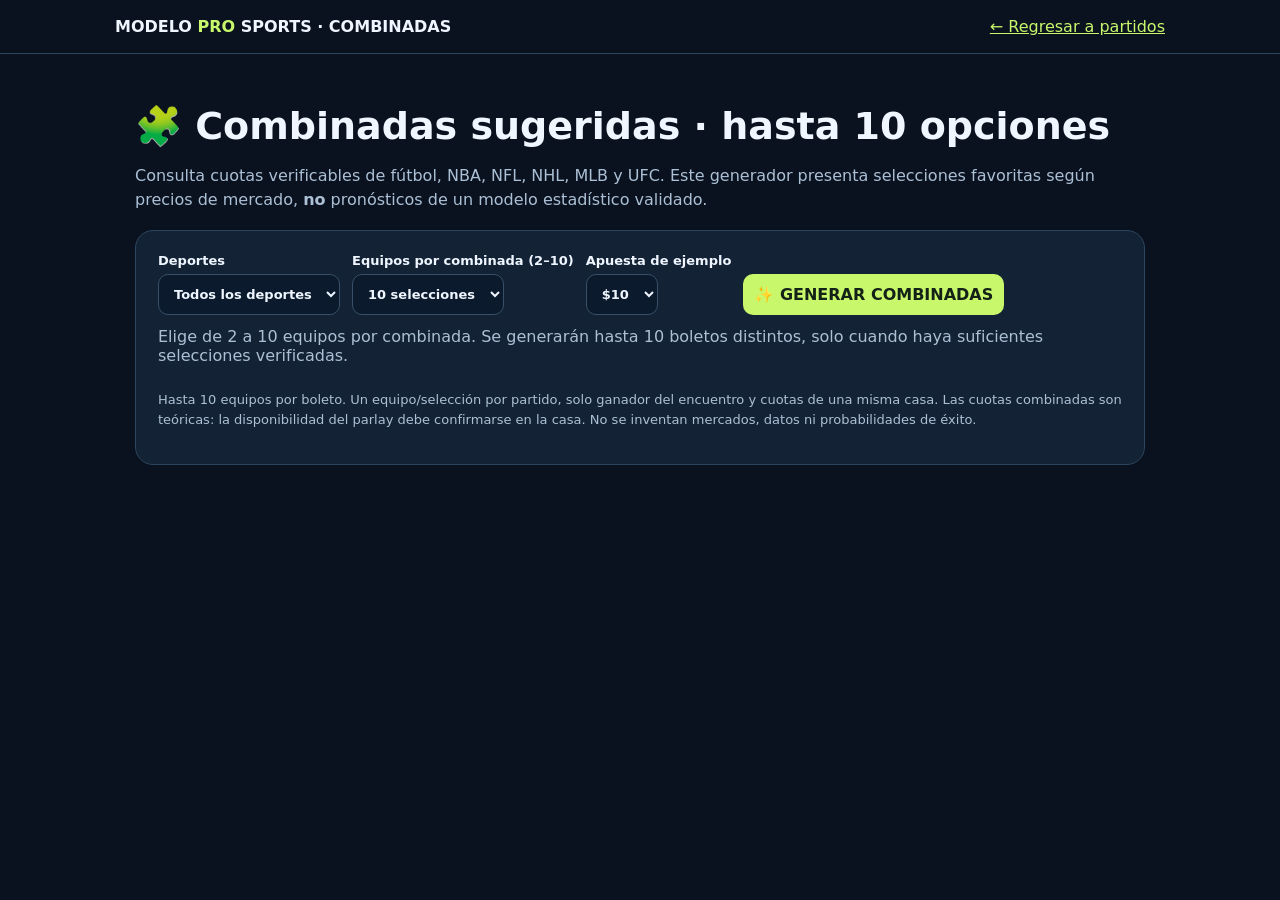
<file: combinadas.html>
<!doctype html>
<html lang="es"><head><meta charset="utf-8"><meta name="viewport" content="width=device-width,initial-scale=1">
<title>Combinadas sugeridas | Modelo PRO Sports</title>
<style>
:root{font-family:Inter,system-ui,Arial,sans-serif;color-scheme:dark;--bg:#0a1220;--panel:#142235;--line:#2c4660;--text:#eff6ff;--muted:#acc0d5;--lime:#c8f76c}
*{box-sizing:border-box}body{background:var(--bg);color:var(--text);margin:0}main{max-width:1050px;margin:auto;padding:25px 20px 90px}header{border-bottom:1px solid var(--line);padding:17px 22px}.head{max-width:1050px;margin:auto;display:flex;justify-content:space-between;align-items:center;gap:16px;flex-wrap:wrap}.logo{font-weight:900}.logo span{color:var(--lime)}a{color:var(--lime)}h1{font-size:clamp(26px,4vw,38px);margin-bottom:8px}.intro{color:var(--muted);line-height:1.5}.panel{background:var(--panel);border:1px solid var(--line);padding:22px;border-radius:18px;margin:18px 0}.filters{display:flex;align-items:end;gap:12px;flex-wrap:wrap}label{font-size:13px;font-weight:650}label span{display:block;margin-bottom:6px}select,button{font:inherit;border-radius:10px;padding:11px;background:#0b1a2c;border:1px solid #36506a;color:var(--text)}button{cursor:pointer}button.primary{background:var(--lime);color:#142117;font-weight:850;border:0}button:disabled{opacity:.5;cursor:wait}.hint{font-size:13px;line-height:1.5;color:var(--muted)}.status{padding:12px 0;color:var(--muted)}.card{border:1px solid var(--line);background:#0e1b2c;border-radius:14px;margin:14px 0;padding:18px}.card h2{font-size:20px;color:var(--lime);margin:0 0 10px}.leg{padding:12px 0;border-bottom:1px solid var(--line);display:flex;justify-content:space-between;gap:16px;align-items:center}.leg:last-child{border-bottom:0}.leg small{display:block;color:var(--muted);margin-top:5px}.price{font-size:20px;font-weight:800;white-space:nowrap}.metrics{display:flex;flex-wrap:wrap;gap:10px;margin-top:14px}.metrics>div{flex:1;min-width:150px;background:#192c41;padding:13px;border-radius:10px}.metrics strong{display:block;color:var(--lime);margin-top:5px}.empty{padding:15px;border:1px dashed var(--line);border-radius:10px;color:var(--muted)}
</style></head>
<body><header><div class="head"><div class="logo">MODELO <span>PRO</span> SPORTS · COMBINADAS</div><a href="./index.html">← Regresar a partidos</a></div></header>
<main><h1>🧩 Combinadas sugeridas · hasta 10 opciones</h1><p class="intro">Consulta cuotas verificables de fútbol, NBA, NFL, NHL, MLB y UFC. Este generador presenta selecciones favoritas según precios de mercado, <strong>no</strong> pronósticos de un modelo estadístico validado.</p>
<section class="panel"><div class="filters">
<label><span>Deportes</span><select id="sports"><option value="all">Todos los deportes</option><option value="soccer">Fútbol</option><option value="basketball_nba">NBA</option><option value="americanfootball_nfl">NFL</option><option value="icehockey_nhl">NHL</option><option value="baseball_mlb">MLB</option><option value="mma_mixed_martial_arts">UFC</option></select></label>
<label><span>Equipos por combinada (2–10)</span><select id="legs"><option value="2">2 selecciones</option><option value="3">3 selecciones</option><option value="4">4 selecciones</option><option value="5">5 selecciones</option><option value="6">6 selecciones</option><option value="7">7 selecciones</option><option value="8">8 selecciones</option><option value="9">9 selecciones</option><option value="10" selected>10 selecciones</option></select></label>
<label><span>Apuesta de ejemplo</span><select id="stake"><option value="5">$5</option><option value="10" selected>$10</option><option value="20">$20</option></select></label>
<button class="primary" id="generate">✨ GENERAR COMBINADAS</button>
</div><div class="status" id="status" role="status">Elige de 2 a 10 equipos por combinada. Se generarán hasta 10 boletos distintos, solo cuando haya suficientes selecciones verificadas.</div>
<div id="results"></div>
<p class="hint">Hasta 10 equipos por boleto. Un equipo/selección por partido, solo ganador del encuentro y cuotas de una misma casa. Las cuotas combinadas son teóricas: la disponibilidad del parlay debe confirmarse en la casa. No se inventan mercados, datos ni probabilidades de éxito.</p></section>
</main>
<script>
(()=>{
"use strict";
const BASE="https://modelo-pro-api.wqhmiami.workers.dev";
const $=id=>document.getElementById(id);
const esc=x=>String(x??"").replace(/[&<>"']/g,ch=>({"&":"&amp;","<":"&lt;",">":"&gt;",'"':"&quot;","'":"&#39;"}[ch]));
const sports=["soccer","basketball_nba","americanfootball_nfl","icehockey_nhl","baseball_mlb","mma_mixed_martial_arts"];
const names={soccer:"Fútbol",basketball_nba:"NBA",americanfootball_nfl:"NFL",icehockey_nhl:"NHL",baseball_mlb:"MLB",mma_mixed_martial_arts:"UFC"};
const bookKeys=["hardrock","draftkings","fanduel","bet365","pinnacle","betmgm","caesars"];
const decimal=p=>{const n=Number(p);if(!Number.isFinite(n)||n===0)return null;return Number.isInteger(n)&&Math.abs(n)>=100?(n>0?1+n/100:1+100/-n):n>1?n:null};
const american=p=>{const d=decimal(p);if(!d)return "—";const n=Number(p);const a=Number.isInteger(n)&&Math.abs(n)>=100?n:d>=2?Math.round((d-1)*100):-Math.round(100/(d-1));return a>0?"+"+a:String(a)};
const normalized=s=>String(s||"").normalize("NFD").replace(/[\u0300-\u036f]/g,"").toLowerCase().replace(/[^a-z0-9]/g,"");
const date=s=>new Date(s).toLocaleString("es-US",{weekday:"short",month:"short",day:"numeric",hour:"numeric",minute:"2-digit"});
let busy=false;
function findPick(game,code,book){
 if(!game||!game.id||!game.home_team||!game.away_team||game.is_live||game.__calendarOnly)return null;
 const time=Date.parse(game.commence_time);
 if(!Number.isFinite(time)||time<=Date.now()+900000||time>Date.now()+7*86400000)return null;
 if(/live|final|finish|complete|postpone|cancel/i.test(String(game.status||"")))return null;
 const b=(Array.isArray(game.bookmakers)?game.bookmakers:[]).find(v=>String(v.key||"").toLowerCase()===book);
 const market=(Array.isArray(b?.markets)?b.markets:[]).find(x=>x.key==="h2h");
 if(!market||!Array.isArray(market.outcomes))return null;
 const teamNames=new Set([normalized(game.home_team),normalized(game.away_team)]);
 const picks=market.outcomes.filter(o=>teamNames.has(normalized(o.name))).map(o=>({name:o.name,price:o.price,d:decimal(o.price)})).filter(o=>Number.isFinite(o.d));
 if(picks.length!==2)return null;
 picks.sort((a,b)=>a.d-b.d);
 if(picks[0].d<1.15||picks[0].d>4.0)return null;
 const updated=Date.parse(market.last_update||b.last_update);
 if(Number.isFinite(updated)&&Date.now()-updated>7200000)return null;
 return {id:code+":"+String(game.id),sport:code,match:String(game.away_team)+" vs "+String(game.home_team),league:String(game.league?.title||game.tournament||names[code]),time:game.commence_time,pick:picks[0],bookName:String(b.title||book),updated};
}
function optionsFor(items,n){
 const results=[],signatures=new Set();
 for(const key of bookKeys){
  const candidates=items.map(item=>findPick(item.game,item.sport,key)).filter(Boolean);
  // Unique fixture IDs; select one event at most once inside each combination.
  const unique=[...new Map(candidates.map(x=>[x.id,x])).values()];
  if(unique.length<n)continue;
  const sequences=[
   unique.slice().sort((a,b)=>a.pick.d-b.pick.d),
   unique.slice().sort((a,b)=>Math.abs(a.pick.d-1.65)-Math.abs(b.pick.d-1.65)),
   unique.slice().sort((a,b)=>a.pick.d-b.pick.d).reverse(),
   unique.slice().sort((a,b)=>Date.parse(a.time)-Date.parse(b.time))
  ];
  for(const [strategyIndex,pool] of sequences.entries()){
   const bound=Math.min(pool.length,36);
   for(let start=0;start<bound&&results.length<10;start++){
    // Spread selections over distinct events, generating genuinely different tickets.
    for(let jump=1;jump<=3&&results.length<10;jump++){
     const chosen=[],used=new Set();
     for(let step=0;step<bound&&chosen.length<n;step++){
      const candidate=pool[(start+step*jump)%bound];
      if(used.has(candidate.id))continue;
      used.add(candidate.id);chosen.push(candidate);
     }
     if(chosen.length!==n)continue;
     const keyForTicket=key+":"+chosen.map(x=>x.id).sort().join("|");
     if(signatures.has(keyForTicket))continue;
     signatures.add(keyForTicket);
     const title=["Favoritos del mercado","Cuotas equilibradas","Favoritos con mayor cuota","Próximos encuentros"][strategyIndex];
     results.push({title:"Combinada "+(results.length+1)+" · "+title,picks:chosen,book:chosen[0].bookName});
    }
   }
   if(results.length===10)break;
  }
  if(results.length===10)break;
 }
 return results.slice(0,10);
}
function reportHeight(){if(window.parent!==window)window.parent.postMessage({type:"modelo-pro-parlay-height",height:Math.max(document.body.scrollHeight,document.documentElement.scrollHeight)} ,window.location.origin)}
function display(proposals,stake){
 if(!proposals.length){$("results").innerHTML='<div class="empty">No hay suficientes partidos diferentes con cuotas verificadas de una misma casa. Se requiere al menos una cuota válida por cada selección; prueba con menos equipos o todos los deportes.</div>';return}
 $("results").innerHTML=proposals.map(p=>{
  const d=p.picks.reduce((x,v)=>x*v.pick.d,1),implied=100/d;
  const legs=p.picks.map((x,i)=>'<div class="leg"><div><strong>'+(i+1)+'. '+esc(x.pick.name)+'</strong><small>'+esc(names[x.sport])+' · '+esc(x.match)+' · '+esc(date(x.time))+'</small><small>'+esc(x.league)+'</small></div><span class="price">'+esc(american(x.pick.price))+'</span></div>').join("");
  return '<article class="card"><h2>'+esc(p.title)+'</h2><p class="hint">Casa: '+esc(p.book)+' · '+p.picks.length+' partidos diferentes</p>'+legs+'<div class="metrics"><div>Cuota combinada teórica<strong>'+d.toFixed(2)+'</strong></div><div>Probabilidad implícita (NO predicción)<strong>'+implied.toFixed(1)+'%</strong></div><div>Retorno bruto con $'+stake+'<strong>$'+(stake*d).toFixed(2)+'</strong></div><div>Beneficio neto potencial<strong>$'+(stake*(d-1)).toFixed(2)+'</strong></div></div><p class="hint">La probabilidad implícita cae al añadir selecciones; una combinada de 10 equipos tiene riesgo muy elevado. La casa puede no admitirla. Verifica cuotas, alineaciones y restricciones; no se ha estimado EDGE positivo.</p></article>';
 }).join("");
 reportHeight();
}
async function generate(){
 if(busy)return;busy=true;
 $("generate").disabled=true;$("results").innerHTML="";
 const count=Number($("legs").value),stake=Number($("stake").value),scope=$("sports").value;
 const chosen=scope==="all"?sports:[scope],items=[],failures=[];
 try{
  for(let i=0;i<chosen.length;i+=2){
   const group=chosen.slice(i,i+2);
   $("status").textContent="Consultando cuotas de "+Math.min(i+2,chosen.length)+" de "+chosen.length+" deportes…";
   await Promise.all(group.map(async sport=>{
    const controller=new AbortController(),timer=setTimeout(()=>controller.abort(),13000);
    try{
     const q=new URLSearchParams({sport,markets:"h2h",view:"compact",days:"7",limit:"200"});
     const response=await fetch(BASE+"/api/odds?"+q,{signal:controller.signal});
     if(!response.ok)throw Error("HTTP "+response.status);
     const data=await response.json();
     if(!Array.isArray(data))throw Error("Respuesta inesperada");
     for(const game of data)items.push({sport,game});
    }catch(e){failures.push(names[sport]+": "+String(e.message||"error"))}
    finally{clearTimeout(timer)}
   }));
  }
  const suggestions=optionsFor(items,count);
  display(suggestions,stake);
  const availableByBook=bookKeys.map(k=>({book:k,count:new Set(items.map(item=>findPick(item.game,item.sport,k)).filter(Boolean).map(x=>x.id)).size})).sort((a,b)=>b.count-a.count);
  const best=availableByBook[0]||{book:"Ninguna",count:0};
  $("status").textContent=items.length+" partidos recibidos · "+suggestions.length+" combinadas de "+count+" selecciones."+(suggestions.length? "":" Máximo verificado en una misma casa: "+best.count+" partidos ("+best.book+"). No se crean cuotas faltantes.")+(failures.length?" Fuentes no disponibles: "+failures.join("; "):"");
 }catch(e){$("status").textContent="No fue posible generar combinadas: "+String(e.message||"error")}
 finally{busy=false;$("generate").disabled=false;reportHeight()}
}
$("generate").addEventListener("click",generate);
window.addEventListener("load",reportHeight);
if(window.ResizeObserver)new ResizeObserver(reportHeight).observe(document.body);
})();
</script></body></html>
</file>
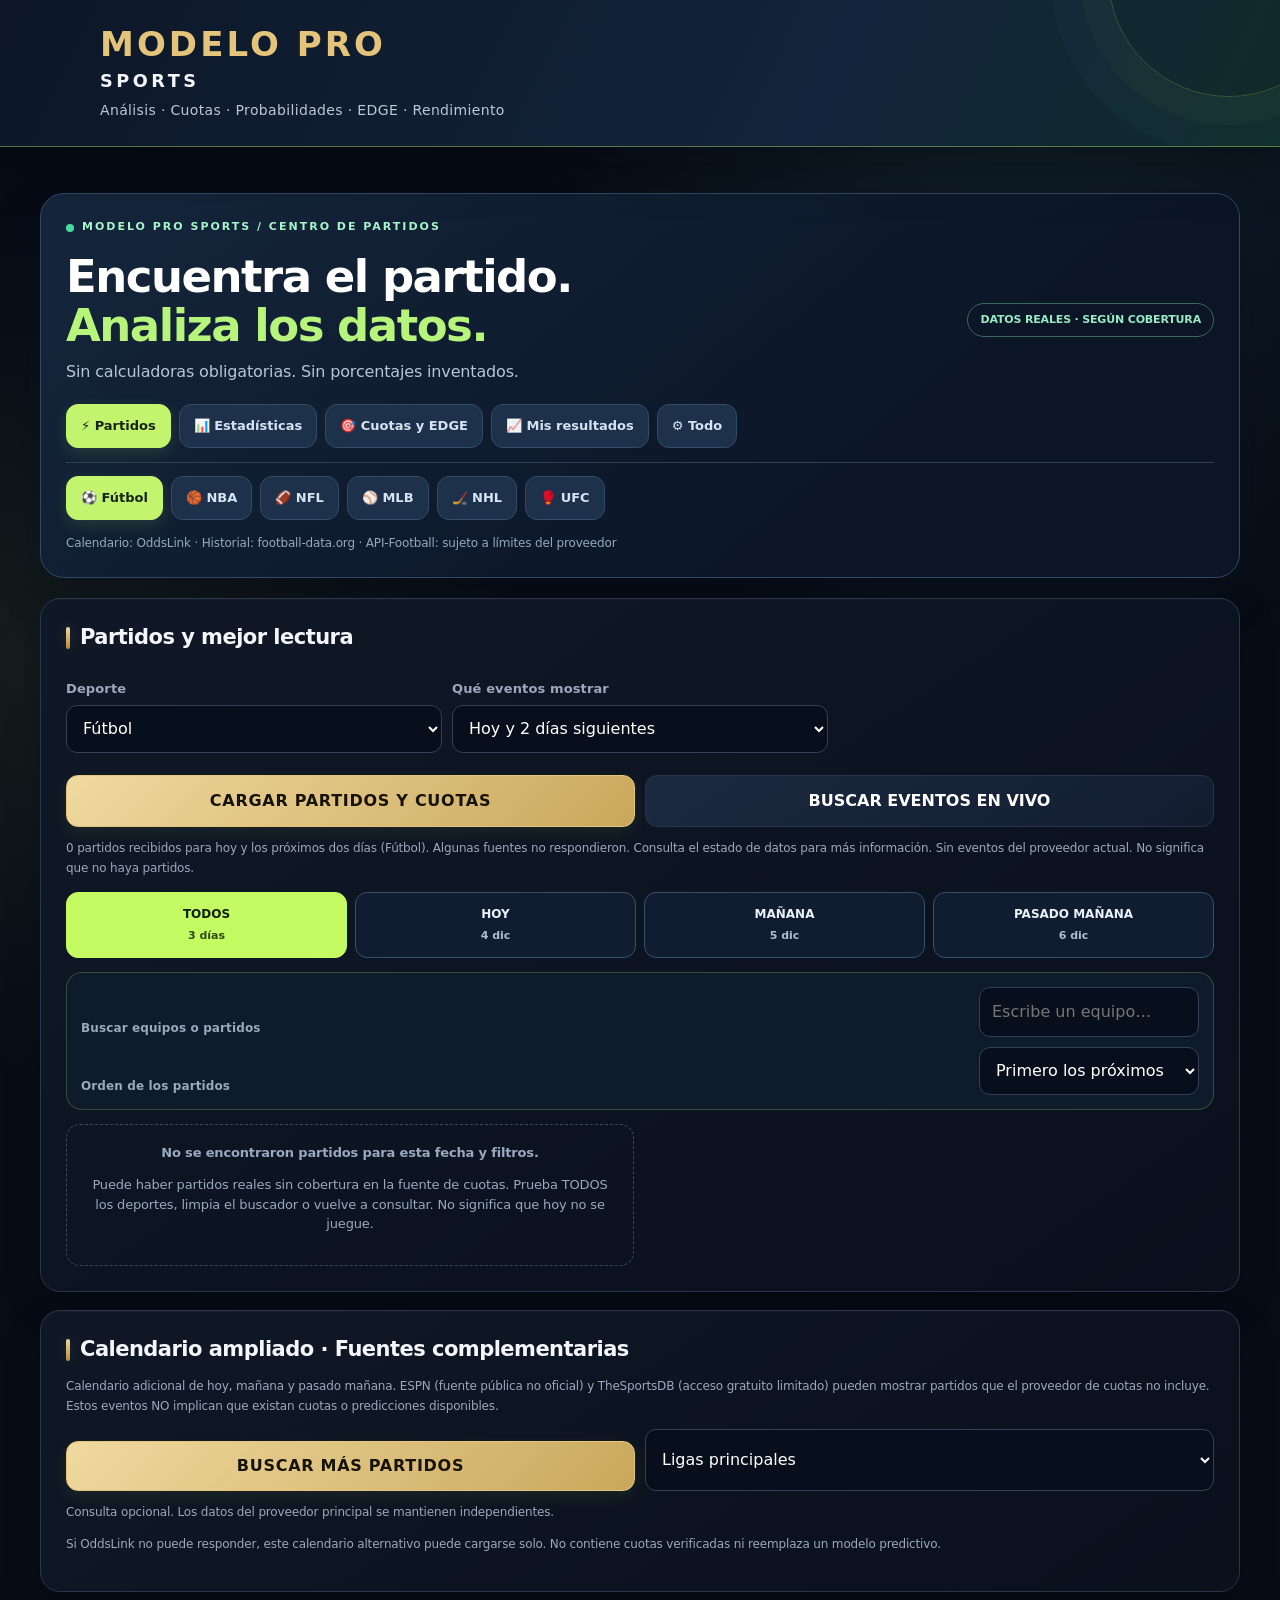
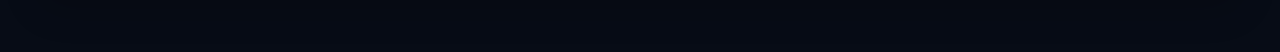
<file: modelo-pro-legacy-2026-11-07.html>
<!DOCTYPE html>
<html lang="es">
<head>
<meta charset="UTF-8">
<meta name="viewport" content="width=device-width, initial-scale=1">
<meta name="theme-color" content="#101827">
<title>Modelo PRO Sports | Análisis deportivo</title>
<meta name="description" content="Análisis deportivo en español, cuotas verificables, probabilidades, EDGE y seguimiento de resultados para fútbol, NFL, NBA, MLB, NHL y UFC.">
<style>
:root {
  color-scheme: dark;
  --bg: #101827;
  --panel: #1b2638;
  --line: #344256;
  --text: #f5f7fb;
  --muted: #aab6c8;
  --green: #35d39a;
  --red: #ff7777;
  --amber: #ffd166;
}
* { box-sizing: border-box; }
body {
  margin: 0;
  background: var(--bg);
  color: var(--text);
  font: 16px Arial, sans-serif;
}
header {
  padding: 22px 16px;
  background: #14243b;
  border-bottom: 2px solid var(--green);
}
h1 { margin: 0; color: var(--green); font-size: 25px; }
header p, .muted, .note { color: var(--muted); }
main { max-width: 980px; margin: auto; padding: 18px; }
nav { display: flex; gap: 8px; flex-wrap: wrap; margin-bottom: 15px; }
#sports { padding: 3px 0 10px; }
#sports button { flex: 1 1 auto; min-width: 95px; }
.quick-nav {
  position: sticky;
  top: 0;
  z-index: 10;
  display: flex;
  gap: 7px;
  overflow-x: auto;
  padding: 9px 0;
  margin: 0 0 14px;
  background: var(--bg);
  scrollbar-width: thin;
}
.quick-nav a {
  flex: 0 0 auto;
  text-decoration: none;
  color: var(--text);
  background: #26364c;
  border: 1px solid var(--line);
  border-radius: 999px;
  padding: 9px 12px;
  font-size: 13px;
}
.quick-nav a:hover, .quick-nav a:focus-visible {
  border-color: var(--green);
  color: var(--green);
}
section[id] { scroll-margin-top: 68px; }
#bet-summary .metrics { grid-template-columns: minmax(0, 1fr); }
#betCount { color: var(--green); font-size: 28px; }
button, select, input { font: inherit; }
button {
  cursor: pointer;
  border: 1px solid var(--line);
  border-radius: 9px;
  padding: 11px;
  background: #26364c;
  color: white;
}
button:disabled { opacity: .5; cursor: not-allowed; }
nav button.active, .primary {
  background: var(--green);
  color: #09251d;
  border-color: var(--green);
  font-weight: bold;
}
.card {
  background: var(--panel);
  border: 1px solid var(--line);
  border-radius: 14px;
  padding: 15px;
  margin-bottom: 14px;
}
h2 { font-size: 19px; margin: 0 0 12px; line-height: 1.3; }
label {
  display: block;
  font-size: 13px;
  color: var(--muted);
  margin: 12px 0 6px;
}
input, select {
  width: 100%;
  padding: 12px;
  border: 1px solid var(--line);
  border-radius: 8px;
  background: var(--bg);
  color: white;
}
.grid, .metrics {
  display: grid;
  grid-template-columns: 1fr 1fr;
  gap: 10px;
}
.metric {
  background: var(--bg);
  border-radius: 10px;
  padding: 12px;
  min-width: 0;
}
.metric small { color: var(--muted); display: block; margin-bottom: 7px; }
.metric strong { font-size: 20px; overflow-wrap: anywhere; }
.result { padding: 14px; border-radius: 10px; background: var(--bg); margin-top: 14px; }
.green { color: var(--green); }
.red { color: var(--red); }
.amber { color: var(--amber); }
.note { font-size: 12px; line-height: 1.5; }
.entry { border-top: 1px solid var(--line); padding: 13px 0; }
.entry p { margin: 6px 0; }
.entry button { margin: 4px; }
.full { width: 100%; margin-top: 12px; }
.check {
  display: flex;
  gap: 8px;
  align-items: flex-start;
  font-size: 13px;
  line-height: 1.4;
  color: var(--muted);
}
.check input { width: auto; margin-top: 3px; }
.odds-list { padding-left: 20px; overflow-wrap: anywhere; }
@media(max-width:430px) {
  main { padding: 10px; }
  .card { padding: 12px; }
  .grid, .metrics { gap: 8px; }
  .quick-nav { margin-left: -2px; margin-right: -2px; }
  #sports button { min-width: 82px; padding: 10px 8px; font-size: 14px; }
}

/* Rediseño visual moderno Modelo PRO Sports */
:root {
  color-scheme: dark;
  --bg: #080d18;
  --panel: #111a2b;
  --line: #27364d;
  --text: #f3f7ff;
  --muted: #9eacc2;
  --green: #b7f34a;
  --red: #ff6b7a;
  --amber: #ffd166;
  --accent-blue: #6dd6ff;
}
html { scroll-behavior: smooth; }
body {
  background:
    radial-gradient(ellipse at 50% -18%, rgba(109,214,255,.12), transparent 42%),
    radial-gradient(ellipse at 100% 25%, rgba(183,243,74,.055), transparent 35%),
    var(--bg);
  color: var(--text);
  font-family: Inter, ui-sans-serif, system-ui, -apple-system, BlinkMacSystemFont, "Segoe UI", sans-serif;
  line-height: 1.5;
  min-height: 100vh;
}
header {
  position: relative;
  overflow: hidden;
  padding: 30px max(18px, calc((100vw - 1080px) / 2));
  background: linear-gradient(120deg, #111d31 0%, #152944 55%, #10251f 100%);
  border-bottom: 1px solid rgba(183,243,74,.5);
  box-shadow: 0 12px 38px rgba(0,0,0,.22);
}
header::after {
  content: "";
  position: absolute;
  width: 240px;
  height: 240px;
  right: -70px;
  top: -145px;
  border: 1px solid rgba(183,243,74,.22);
  border-radius: 50%;
  box-shadow: 0 0 0 28px rgba(183,243,74,.025), 0 0 0 58px rgba(109,214,255,.025);
  pointer-events: none;
}
h1 {
  color: var(--green);
  font-size: clamp(24px, 4vw, 34px);
  letter-spacing: .07em;
  font-weight: 850;
  line-height: 1.15;
}
header p { margin: 9px 0 0; font-size: 14px; letter-spacing: .025em; }
main { max-width: 1080px; padding: 24px 20px 42px; }
nav#sports {
  display: flex;
  gap: 9px;
  flex-wrap: wrap;
  margin: 0 0 14px;
  padding: 12px;
  border: 1px solid var(--line);
  border-radius: 18px;
  background: rgba(17,26,43,.84);
  box-shadow: 0 8px 28px rgba(0,0,0,.12);
}
#sports button {
  flex: 1 1 100px;
  min-width: 88px;
  border-radius: 12px;
  padding: 12px 14px;
  background: #151f32;
  border: 1px solid #2c3a51;
  font-weight: 700;
  transition: transform .16s ease, border-color .16s ease, background .16s ease;
}
#sports button.active {
  background: var(--green);
  color: #10180a;
  border-color: var(--green);
  box-shadow: 0 4px 18px rgba(183,243,74,.15);
}
.quick-nav {
  top: 8px;
  padding: 10px;
  margin-bottom: 20px;
  border: 1px solid rgba(39,54,77,.8);
  border-radius: 16px;
  background: rgba(8,13,24,.92);
  backdrop-filter: blur(16px);
}
.quick-nav a {
  background: #121d30;
  border-color: #293950;
  border-radius: 10px;
  padding: 9px 13px;
  font-weight: 650;
  transition: all .16s ease;
}
.quick-nav a:hover, .quick-nav a:focus-visible {
  background: rgba(183,243,74,.1);
  border-color: var(--green);
  color: var(--green);
}
.card {
  position: relative;
  background: linear-gradient(145deg, rgba(19,29,47,.98), rgba(14,22,37,.98));
  border: 1px solid var(--line);
  border-radius: 20px;
  padding: 22px;
  margin-bottom: 18px;
  box-shadow: 0 12px 32px rgba(0,0,0,.16);
  scroll-margin-top: 88px;
}
.card h2 {
  display: flex;
  align-items: center;
  gap: 10px;
  font-size: clamp(18px, 2vw, 21px);
  font-weight: 780;
  letter-spacing: -.025em;
  margin-bottom: 14px;
}
.card h2::before {
  content: "";
  display: inline-block;
  width: 4px;
  height: 22px;
  flex: 0 0 4px;
  border-radius: 99px;
  background: var(--green);
  box-shadow: 0 0 14px rgba(183,243,74,.24);
}
button, input, select { font: inherit; }
button {
  border-radius: 12px;
  padding: 12px 15px;
  font-weight: 700;
  transition: transform .16s ease, border-color .16s ease, filter .16s ease;
}
button:hover:not(:disabled) { transform: translateY(-1px); filter: brightness(1.08); }
button:focus-visible, input:focus-visible, select:focus-visible, a:focus-visible {
  outline: 2px solid var(--accent-blue);
  outline-offset: 3px;
}
button.primary, nav button.active {
  background: linear-gradient(135deg, #c8ff63, #a8e83e);
  color: #10190a;
  border-color: #c8ff63;
  font-weight: 850;
}
button.primary.full {
  min-height: 48px;
  letter-spacing: .025em;
  box-shadow: 0 6px 18px rgba(183,243,74,.08);
}
button:not(.primary):not(.active) { background: #1b2940; }
label { font-weight: 600; letter-spacing: .01em; }
input, select {
  border: 1px solid #30405a;
  border-radius: 11px;
  background: #0b1322;
  min-height: 46px;
  transition: border-color .15s ease, box-shadow .15s ease;
}
input:focus, select:focus {
  border-color: var(--accent-blue);
  box-shadow: 0 0 0 3px rgba(109,214,255,.09);
  outline: none;
}
.metric {
  background: linear-gradient(145deg, #0b1424, #101b2e);
  border: 1px solid #263750;
  border-radius: 15px;
  padding: 16px;
}
.metric small { font-size: 12px; letter-spacing: .035em; text-transform: uppercase; }
.metric strong { font-size: clamp(20px, 3vw, 26px); letter-spacing: -.035em; }
#betCount { color: var(--green); font-size: 32px; }
.result {
  background: #0b1424;
  border: 1px solid #2a3a52;
  border-radius: 14px;
  padding: 17px;
}
.entry {
  border-top-color: #2b3a51;
  padding: 16px 0;
}
.entry button { margin: 5px 4px 0 0; }
.note { font-size: 12px; line-height: 1.65; }
.green { color: var(--green); }
/* Calendario global: diseño compacto y adaptable */
.daily-controls { display:grid; grid-template-columns:repeat(auto-fit,minmax(170px,1fr)); gap:12px; margin:16px 0; }
.daily-controls label { display:block; margin-bottom:6px; font-weight:650; }
.daily-controls select, .daily-controls input { width:100%; }
.daily-meta { color:var(--muted); font-size:.92rem; }
.daily-game { border:1px solid var(--line); border-radius:14px; padding:14px; margin:10px 0; background:rgba(255,255,255,.025); }
.daily-game-title { font-weight:800; font-size:1.04rem; }
.daily-game-tags { display:flex; flex-wrap:wrap; gap:7px; margin:8px 0; }
.daily-game-tags span { border:1px solid var(--line); border-radius:999px; padding:4px 8px; font-size:.8rem; color:var(--muted); }
.odds-list { padding-left: 20px; }
#oddsResults > *, #footballResults > *, #football-model-results > * { margin-top: 12px; }
@media (min-width: 760px) {
  main { padding-top: 28px; }
  #bet-summary .metrics { grid-template-columns: minmax(0, 1fr); }
  .card { padding: 24px; }
}
@media (max-width: 600px) {
  header { padding: 24px 16px; }
  main { padding: 14px 12px 30px; }
  nav#sports { padding: 9px; gap: 7px; border-radius: 15px; }
  #sports button { flex: 1 1 calc(33.333% - 8px); min-width: 0; padding: 11px 7px; font-size: 13px; }
  .card { padding: 16px; border-radius: 16px; }
  .grid, .metrics { gap: 9px; }
  .metric { padding: 12px; }
  .quick-nav { top: 4px; }
}
@media (prefers-reduced-motion: reduce) {
  html { scroll-behavior: auto; }
  *, *::before, *::after { transition-duration: .01ms !important; animation-duration: .01ms !important; }
}


.brand-subtitle {
  display: block;
  margin-top: 7px;
  color: var(--text);
  font-size: .52em;
  letter-spacing: .2em;
  font-weight: 750;
}


/* Dashboard premium: nueva capa visual sin alterar la lógica existente */
:root {
  --bg: #070b13;
  --panel: #0e1726;
  --line: rgba(145,169,205,.19);
  --text: #f5f8ff;
  --muted: #94a6c2;
  --green: #c5fb62;
  --accent-blue: #76dcff;
}
body {
  background:
    radial-gradient(ellipse at 78% 0%, rgba(90,120,255,.13), transparent 33%),
    radial-gradient(ellipse at 8% 24%, rgba(197,251,98,.075), transparent 27%),
    #070b13;
  letter-spacing: -.01em;
}
header {
  padding-top: 25px;
  padding-bottom: 25px;
  background: rgba(8,14,25,.84);
  border-bottom: 1px solid rgba(197,251,98,.25);
  box-shadow: 0 8px 40px rgba(0,0,0,.22);
  backdrop-filter: blur(18px);
}
header p { color:#a8b7cf; }
main { max-width: 1240px; }
.premium-hero {
  position:relative; isolation:isolate; overflow:hidden;
  display:grid; grid-template-columns:minmax(0,1.35fr) minmax(220px,.65fr);
  gap:24px; align-items:center;
  min-height:300px; margin:0 0 24px; padding:clamp(24px,4vw,46px);
  border:1px solid rgba(151,178,220,.22); border-radius:28px;
  background:
    radial-gradient(circle at 80% 32%, rgba(197,251,98,.12), transparent 25%),
    linear-gradient(120deg,rgba(19,32,54,.98),rgba(11,20,35,.96) 60%,rgba(18,32,34,.96));
  box-shadow:0 24px 65px rgba(0,0,0,.25),inset 0 1px rgba(255,255,255,.045);
}
.premium-hero::before {
  content:""; position:absolute; z-index:-1; width:440px;height:440px;right:-160px;top:-250px;
  border:1px solid rgba(197,251,98,.15);border-radius:50%;
  box-shadow:0 0 0 35px rgba(197,251,98,.025),0 0 0 75px rgba(118,220,255,.025),0 0 0 115px rgba(118,220,255,.018);
}
.hero-copy { position:relative; z-index:1; }
.hero-kicker { display:flex;align-items:center;gap:9px;color:#c5fb62;font-size:11px;font-weight:850;letter-spacing:.18em; }
.live-pulse { width:8px;height:8px;border-radius:50%;background:#c5fb62;box-shadow:0 0 0 5px rgba(197,251,98,.11),0 0 18px rgba(197,251,98,.6); }
.premium-hero h2 { display:block;font-size:clamp(32px,4.8vw,57px);line-height:1.02;letter-spacing:-.055em;font-weight:850;margin:20px 0 13px; }
.premium-hero h2::before { display:none; }
.premium-hero h2 span { color:#c5fb62; }
.premium-hero p { max-width:520px;color:#aab9d0;font-size:15px;line-height:1.7;margin:0; }
.hero-actions { display:flex;flex-wrap:wrap;align-items:center;gap:18px;margin-top:25px; }
.hero-cta { display:inline-flex;gap:22px;align-items:center;text-decoration:none;background:#c5fb62;color:#101708;font-weight:850;padding:13px 17px;border-radius:13px;box-shadow:0 8px 25px rgba(197,251,98,.12); }
.hero-cta span { font-size:18px; }
.hero-link { color:#e3ebf9;text-decoration:none;font-size:13px;font-weight:750; }
.hero-link:hover { color:#c5fb62; }
.hero-side { display:flex;flex-direction:column;align-items:center;justify-content:center;min-height:190px; }
.hero-orbit { position:relative;display:grid;place-items:center;width:176px;height:176px;border:1px solid rgba(197,251,98,.25);border-radius:50%;background:radial-gradient(circle,rgba(197,251,98,.09),rgba(8,14,25,.1) 65%);box-shadow:0 0 65px rgba(197,251,98,.06),inset 0 0 35px rgba(118,220,255,.045); }
.hero-orbit::before,.hero-orbit::after { content:"";position:absolute;inset:14px;border:1px dashed rgba(118,220,255,.22);border-radius:50%; }
.hero-orbit::after { inset:31px;border-style:solid;border-color:rgba(197,251,98,.17); }
.orbit-ball { display:grid;place-items:center;width:76px;height:76px;border-radius:24px;transform:rotate(-8deg);background:linear-gradient(145deg,#d8ff8e,#a9e849);color:#101708;font-weight:950;font-size:22px;letter-spacing:-.08em;box-shadow:0 12px 35px rgba(197,251,98,.18); }
.hero-orbit i,.hero-orbit b { position:absolute;z-index:2;width:10px;height:10px;border-radius:50%;background:#76dcff;box-shadow:0 0 17px rgba(118,220,255,.8);top:23px;right:27px; }
.hero-orbit b { width:7px;height:7px;background:#c5fb62;top:auto;right:auto;bottom:31px;left:17px; }
.hero-side-caption { display:flex;flex-direction:column;align-items:center;gap:3px;margin-top:14px; }
.hero-side-caption strong { font-size:11px;letter-spacing:.2em;color:#eaf2ff; }
.hero-side-caption span { font-size:11px;color:#8fa1bc; }
.hero-bottom { grid-column:1/-1;display:flex;flex-wrap:wrap;gap:10px 25px;padding-top:18px;margin-top:4px;border-top:1px solid rgba(145,169,205,.16);color:#8fa1bc;font-size:11px;text-transform:uppercase;letter-spacing:.08em; }
.hero-bottom span { display:flex;gap:7px;align-items:center; }
.hero-bottom b { color:#f4f8ff;font-size:13px; }
nav#sports { background:rgba(14,23,38,.72);border-color:rgba(145,169,205,.16);backdrop-filter:blur(14px); }
.card { border-color:rgba(145,169,205,.16);background:linear-gradient(145deg,rgba(16,27,45,.96),rgba(10,17,30,.98));box-shadow:0 14px 36px rgba(0,0,0,.17); }
.card h2::before { box-shadow:0 0 16px rgba(197,251,98,.2); }
.quick-nav { background:rgba(7,11,19,.88);border-color:rgba(145,169,205,.14); }
.quick-nav a { background:rgba(18,29,47,.92);border-color:rgba(145,169,205,.14); }
.daily-game { background:linear-gradient(110deg,rgba(255,255,255,.035),rgba(255,255,255,.012));border-color:rgba(145,169,205,.16);padding:17px; }
.daily-game button { margin-top:8px; }
@media(max-width:700px) {
  .premium-hero { grid-template-columns:1fr;min-height:0;padding:25px 21px;border-radius:22px; }
  .premium-hero h2 { font-size:clamp(32px,9vw,44px); }
  .hero-side { display:none; }
  .hero-bottom { gap:10px 16px; }
}


/* Navegación simplificada y controles cómodos en móvil */
:root { --tap-size: 48px; }
html { scroll-padding-top: 90px; scroll-padding-bottom: 90px; }
button, input, select { min-height: var(--tap-size); }
button { touch-action: manipulation; }
.card { scroll-margin-top: 86px; }
#dailyFootballLeague { height: 132px; max-height: 132px; }
.league-presets { margin-top: 8px; }
.league-presets button { min-height: 42px; padding: 9px 10px; font-size: 12px; }
.daily-controls { align-items: start; }
.daily-controls > div { min-width: 0; }
#loadDailyGames, #loadLiveGames, #check-data-health { min-height: 52px; }
.quick-nav a { min-height: 42px; display: inline-flex; align-items: center; justify-content: center; }
@media (max-width: 600px) {
  main { padding-bottom: 92px; }
  .quick-nav {
    position: fixed; top: auto; bottom: max(8px, env(safe-area-inset-bottom));
    left: 8px; right: 8px; z-index: 50; display: flex; flex-wrap: nowrap;
    gap: 6px; overflow-x: auto; margin: 0; padding: 8px; border-radius: 16px;
    background: rgba(7,11,19,.96); box-shadow: 0 12px 38px rgba(0,0,0,.45);
    backdrop-filter: blur(18px); scrollbar-width: none;
  }
  .quick-nav::-webkit-scrollbar { display: none; }
  .quick-nav a { flex: 0 0 auto; padding: 9px 12px; font-size: 12px; white-space: nowrap; }
  nav#sports { position: sticky; top: 8px; z-index: 20; }
  .premium-hero { margin-bottom: 16px; }
  .hero-actions { gap: 12px; }
  .hero-cta { min-height: 48px; }
  .daily-controls { grid-template-columns: 1fr; gap: 8px; }
  #dailyFootballLeague { height: 112px; max-height: 112px; }
  .grid.league-presets { grid-template-columns: 1fr 1fr; }
  .card { margin-bottom: 13px; }
  .card h2 { font-size: 18px; }
  input, select { font-size: 16px; }
}
@media (min-width: 900px) {
  .quick-nav { justify-content: center; }
  .daily-controls { grid-template-columns: repeat(2, minmax(0, 1fr)); }
}


/* MODELO PRO SPORTS · VIP ELITE visual layer */
:root {
  --bg: #060912;
  --panel: #0e1524;
  --line: #29344a;
  --text: #f4f6fb;
  --muted: #9ba8bd;
  --green: #d7b56d;
  --red: #ff7185;
  --amber: #f4d28a;
  --accent-blue: #8edcff;
  --vip-gold: #e4c47a;
  --vip-gold-soft: rgba(228,196,122,.13);
}
body {
  background:
    radial-gradient(ellipse at 12% -10%, rgba(228,196,122,.12), transparent 35%),
    radial-gradient(ellipse at 90% 8%, rgba(77,123,181,.12), transparent 32%),
    linear-gradient(180deg, #070b14 0%, #060912 60%, #080d17 100%);
}
header {
  background: linear-gradient(112deg, #0b1220 0%, #172238 56%, #211d18 100%);
  border-bottom: 1px solid rgba(228,196,122,.62);
  box-shadow: 0 18px 48px rgba(0,0,0,.32);
}
h1 { color: var(--vip-gold); letter-spacing: .11em; }
.brand-subtitle { color: #f4f6fb; }
header p { color: #bdc7d7; }
.premium-hero {
  border: 1px solid rgba(228,196,122,.36) !important;
  background:
    radial-gradient(circle at 82% 24%, rgba(228,196,122,.13), transparent 27%),
    linear-gradient(135deg, #121b2b 0%, #0b1220 56%, #161a21 100%) !important;
  box-shadow: 0 22px 60px rgba(0,0,0,.3), inset 0 1px 0 rgba(255,255,255,.035) !important;
}
.hero-kicker { color: var(--vip-gold) !important; letter-spacing: .16em !important; }
.live-pulse { background: var(--vip-gold) !important; box-shadow: 0 0 0 5px rgba(228,196,122,.12) !important; }
.hero-copy h2 span { color: var(--vip-gold) !important; }
.hero-cta {
  background: linear-gradient(135deg, #f0d99f, #c9a85c) !important;
  color: #16130c !important;
  box-shadow: 0 9px 25px rgba(201,168,92,.16) !important;
}
.hero-link { border-color: rgba(228,196,122,.38) !important; }
.hero-orbit .orbit-ball {
  background: linear-gradient(135deg, #f0d99f, #a77e35) !important;
  color: #17130a !important;
  box-shadow: 0 0 45px rgba(228,196,122,.22) !important;
}
.hero-bottom { border-top-color: rgba(228,196,122,.18) !important; }
.hero-bottom b { color: var(--vip-gold) !important; }
nav#sports {
  background: rgba(13,20,34,.88);
  border-color: rgba(228,196,122,.2);
}
#sports button.active, button.primary, nav button.active {
  background: linear-gradient(135deg, #f0d99f, #c9a85c) !important;
  color: #17130a !important;
  border-color: #e4c47a !important;
  box-shadow: 0 5px 20px rgba(201,168,92,.12);
}
.quick-nav {
  border-color: rgba(228,196,122,.17);
  box-shadow: 0 12px 28px rgba(0,0,0,.2);
}
.quick-nav a { background: #101827; }
.quick-nav a:hover, .quick-nav a:focus-visible {
  background: var(--vip-gold-soft);
  border-color: var(--vip-gold);
  color: var(--vip-gold);
}
.card {
  background: linear-gradient(145deg, rgba(16,24,39,.98), rgba(10,16,28,.99));
  border-color: #29364b;
  box-shadow: 0 15px 38px rgba(0,0,0,.2), inset 0 1px 0 rgba(255,255,255,.018);
}
.card h2::before {
  background: linear-gradient(180deg, #f0d99f, #b38b43);
  box-shadow: 0 0 14px rgba(228,196,122,.18);
}
.metric {
  background: linear-gradient(145deg, #0a1220, #111b2c);
  border-color: rgba(228,196,122,.15);
}
.metric strong { color: #f8f5ed; }
.green { color: #8ce4bd; }
.amber { color: #f0cf7e; }
.result { border: 1px solid rgba(228,196,122,.14); }
.daily-game, .entry { border-color: rgba(151,169,196,.15); }
input, select {
  background: #080f1c;
  border-color: #334057;
}
button:not(.primary):not(.active) { background: linear-gradient(145deg, #1b2940, #121d30); }
button.primary.full { letter-spacing: .045em; }
a { -webkit-tap-highlight-color: transparent; }
::selection { background: rgba(228,196,122,.28); color: #fff; }
@media (min-width: 900px) {
  main { max-width: 1180px; padding-top: 30px; }
  .premium-hero { margin-bottom: 24px; }
  .card { padding: 25px; }
}
@media (max-width: 600px) {
  header { padding: 23px 15px; }
  main { padding: 14px 12px 32px; }
  .premium-hero { border-radius: 22px !important; }
  .hero-bottom { gap: 12px !important; flex-wrap: wrap; }
  .quick-nav { top: 4px; }
  .card { border-radius: 17px; padding: 16px; }
}



/* Modelo PRO Sports VIP: jerarquía visual y acceso rápido sin simular datos */
.vip-edition {
  display: inline-flex; align-items: center; gap: 7px; margin: 0 0 14px;
  padding: 7px 11px; border: 1px solid rgba(197,251,98,.45); border-radius: 999px;
  color: var(--green, #c5fb62); background: rgba(197,251,98,.08);
  font-size: .75rem; font-weight: 850; letter-spacing: .13em;
}
.vip-edition .vip-star { font-size: 1rem; }
.vip-command-center {
  display: grid; grid-template-columns: repeat(4, minmax(0, 1fr)); gap: 12px;
  margin: 0 0 20px;
}
.vip-command-card {
  display: block; min-width: 0; padding: 16px; border: 1px solid var(--line);
  border-radius: 16px; background: linear-gradient(145deg, rgba(22,35,54,.96), rgba(12,19,31,.96));
  color: var(--text); text-decoration: none; transition: border-color .18s ease, transform .18s ease;
}
.vip-command-card:hover, .vip-command-card:focus-visible { border-color: var(--green, #c5fb62); transform: translateY(-2px); outline: none; }
.vip-command-icon { display: block; margin-bottom: 10px; font-size: 1.3rem; }
.vip-command-card strong { display: block; margin-bottom: 6px; font-size: .96rem; }
.vip-command-card span:last-child { display: block; color: var(--muted); font-size: .82rem; line-height: 1.45; }
.vip-transparency {
  margin: 0 0 18px; padding: 12px 15px; border-left: 3px solid var(--green, #c5fb62);
  border-radius: 0 10px 10px 0; background: rgba(197,251,98,.055); color: var(--muted);
  font-size: .88rem; line-height: 1.55;
}
.vip-transparency strong { color: var(--text); }
@media (max-width: 760px) { .vip-command-center { grid-template-columns: repeat(2, minmax(0, 1fr)); gap: 9px; } .vip-command-card { padding: 13px; } }
@media (max-width: 360px) { .vip-command-center { grid-template-columns: 1fr; } }

</style>
<style id="mp-inline-model-style">
.mp-inline-model:not(:empty){border:1px solid #42576d;border-radius:12px;padding:14px;margin-top:12px;background:#101b2b}
.mp-inline-model-heading{font-size:13px;font-weight:800;letter-spacing:.03em;margin-bottom:10px}
.mp-inline-model .mp-independent-grid{max-height:380px;overflow:auto}
.mp-auto-football{order:-1}
</style>
<style id="mp-vip-redesign-css">
#mp-vip-workspace{background:linear-gradient(140deg,#15263c,#0b1526 72%);border:1px solid #324963;border-radius:24px;padding:25px;margin:16px 0 20px;color:#f4f8ff;box-shadow:0 16px 45px #060c1840}
.mp-vip-kicker{font-size:11px;letter-spacing:2px;font-weight:850;color:#a8f4cb;display:flex;align-items:center;gap:8px}
.mp-vip-dot{width:8px;height:8px;background:#45dba0;border-radius:99px;display:inline-block}
.mp-vip-head{display:flex;align-items:center;justify-content:space-between;gap:20px}
.mp-vip-head h2{font-size:clamp(27px,4.5vw,45px);letter-spacing:-1.5px;line-height:1.09;margin:16px 0 10px;color:#fff}
.mp-vip-head h2 span{color:#b7f47c}.mp-vip-head p{margin:0 0 20px;color:#b6c5d7}
.mp-vip-live-tag{border:1px solid #38695a;border-radius:99px;padding:8px 12px;font-size:11px;color:#98e9c4;font-weight:700;white-space:nowrap}
.mp-vip-tabs,.mp-vip-sportbar{display:flex;gap:8px;flex-wrap:wrap;margin:0 0 14px}
#mp-vip-workspace button{width:auto;min-height:44px;padding:10px 14px;border-radius:12px;background:#1d314a;color:#d5e4f2;border:1px solid #334b64;font-size:13px;font-weight:750;cursor:pointer}
#mp-vip-workspace button[aria-pressed="true"]{background:#c2f56d;color:#172419;border-color:#c2f56d;box-shadow:0 5px 16px #a8f06122}
.mp-vip-sportbar{padding-top:13px;border-top:1px solid #314056}
.mp-vip-source-info{color:#93a9bf;font-size:12px;margin:8px 0 0}
body.mp-vip-simple main > section:not(#mp-vip-workspace):not(.mp-vip-visible),body.mp-vip-simple main > nav:not(#sports):not(.mp-vip-visible),body.mp-vip-simple main > p:not(.mp-vip-visible){display:none!important}
body.mp-vip-simple main > nav#sports{display:none!important}
body.mp-vip-simple #daily-games{display:block!important}
body.mp-vip-simple[data-vip-view="estadisticas"] #daily-games,body.mp-vip-simple[data-vip-view="cuotas"] #daily-games,body.mp-vip-simple[data-vip-view="historial"] #daily-games{display:none!important}
body.mp-vip-simple #daily-games{scroll-margin-top:12px}
body.mp-vip-simple #daily-games .daily-controls>div:nth-child(2){display:none}
body.mp-vip-simple #daily-games .daily-controls>div:nth-child(n+4){display:none}
body.mp-vip-simple #daily-games .daily-controls{margin-bottom:10px}
body.mp-vip-simple .mp-match-card{border-radius:17px}
body.mp-vip-simple .mp-match-card .mp-prediction-box{border-radius:10px}
body.mp-vip-simple #daily-games>.note{display:none}
body.mp-vip-simple #daily-games #dailyGamesStatus{display:block}
body.mp-vip-simple #daily-games .mp-match-actions{display:flex;flex-wrap:wrap;gap:8px}
body.mp-vip-simple #daily-games .mp-match-actions button{flex:1 1 170px}
body.mp-vip-simple .mp-api-game{border-radius:12px}
body.mp-vip-simple #mp-vip-workspace{display:block!important}
@media(max-width:660px){#mp-vip-workspace{padding:16px;margin:8px 0 14px;border-radius:17px}.mp-vip-head{display:block}.mp-vip-live-tag{display:inline-block;margin-bottom:14px}.mp-vip-tabs{display:grid;grid-template-columns:repeat(2,minmax(0,1fr))}.mp-vip-tabs button:last-child{grid-column:1/-1}#mp-vip-workspace button{font-size:12px;padding:9px 7px}.mp-vip-sportbar{display:grid;grid-template-columns:repeat(3,minmax(0,1fr))}}
</style>
<style id="mp-match-data-css">
.mp-data-details{margin:14px 0 4px;padding:12px 14px;border:1px solid #4b6580;border-radius:13px;background:#112238}
.mp-data-details summary{cursor:pointer;font-weight:800;font-size:13px;color:#e1f8ff;list-style:none}
.mp-data-details summary::-webkit-details-marker{display:none}
.mp-data-details summary span{float:right;font-weight:600;color:#9dc3d7;font-size:11px}
.mp-data-details[open] summary{margin-bottom:15px}
.mp-data-metrics{display:grid;grid-template-columns:repeat(3,minmax(0,1fr));gap:8px}
.mp-data-metrics>div{background:#203148;padding:10px;border-radius:9px}
.mp-data-metrics small{display:block;font-size:11px;color:#aec0d4}.mp-data-metrics strong{font-size:19px}
.mp-data-timestamp{font-size:12px;color:#c0cddd;margin:12px 0}
.mp-data-subhead{font-weight:800;font-size:12px;margin:15px 0 8px}
.mp-data-compare{display:grid;grid-template-columns:1fr auto;gap:3px 12px;border-bottom:1px solid #32455b;padding:8px 0;font-size:12px}
.mp-data-compare strong{color:#c2f56d}.mp-data-compare small{grid-column:1/-1;color:#b0c4d7}
.mp-data-table-wrap{overflow:auto;max-height:430px;margin-top:12px}
.mp-data-table{border-collapse:collapse;min-width:570px;width:100%;font-size:12px}
.mp-data-table th,.mp-data-table td{padding:9px 8px;text-align:left;border-bottom:1px solid #30445d}
.mp-data-table th{position:sticky;top:0;background:#1c344c;color:#daebf6}
@media(max-width:700px){.mp-data-details summary span{display:block;float:none;margin-top:4px}.mp-data-metrics small{font-size:10px}}
</style>
<style id="mp-focused-predictions-style">
.mp-focus-prob{font-weight:850;font-size:29px;color:#c9f879;margin-top:8px}
.mp-focus-prob span{font-weight:500;font-size:12px;color:#b6c6d7;display:block}
</style>
</head>
<body>
<header>
  <h1>MODELO PRO <span class="brand-subtitle">SPORTS</span></h1>
  <p>Análisis · Cuotas · Probabilidades · EDGE · Rendimiento</p>
</header>

<main>
<section id="mp-vip-workspace" aria-label="Panel principal Modelo PRO VIP">
  <div class="mp-vip-kicker"><span class="mp-vip-dot"></span> MODELO PRO SPORTS / CENTRO DE PARTIDOS</div>
  <div class="mp-vip-head"><div><h2>Encuentra el partido.<br><span>Analiza los datos.</span></h2><p>Sin calculadoras obligatorias. Sin porcentajes inventados.</p></div><div class="mp-vip-live-tag">DATOS REALES · SEGÚN COBERTURA</div></div>
  <nav id="mp-vip-tabs" class="mp-vip-tabs" aria-label="Vista principal">
    <button type="button" data-vip-tab="partidos" aria-pressed="true">⚡ Partidos</button>
    <button type="button" data-vip-tab="estadisticas" aria-pressed="false">📊 Estadísticas</button>
    <button type="button" data-vip-tab="cuotas" aria-pressed="false">🎯 Cuotas y EDGE</button>
    <button type="button" data-vip-tab="historial" aria-pressed="false">📈 Mis resultados</button>
    <button type="button" data-vip-tab="todo" aria-pressed="false">⚙️ Todo</button>
  </nav>
  <div id="mp-vip-sportbar" class="mp-vip-sportbar" aria-label="Deporte">
    <button type="button" data-vip-sport="Fútbol">⚽ Fútbol</button>
    <button type="button" data-vip-sport="NBA">🏀 NBA</button>
    <button type="button" data-vip-sport="NFL">🏈 NFL</button>
    <button type="button" data-vip-sport="MLB">⚾ MLB</button>
    <button type="button" data-vip-sport="NHL">🏒 NHL</button>
    <button type="button" data-vip-sport="UFC">🥊 UFC</button>
  </div>
  <p id="mp-vip-source-info" class="mp-vip-source-info" role="status">Calendario: OddsLink · Historial: football-data.org · API-Football: sujeto a límites del proveedor</p>
</section>

<section class="premium-hero" aria-label="Panel principal">
  <div class="hero-copy">
    <div class="vip-edition"><span class="vip-star" aria-hidden="true">✦</span> MODELO PRO SPORTS · EDICIÓN VIP</div>
  <div class="hero-kicker"><span class="live-pulse"></span> CENTRO DE ANÁLISIS DEPORTIVO</div>
    <h2>Decide con datos.<br><span>No con corazonadas.</span></h2>
    <p>Partidos, cuotas y seguimiento de tus picks en un solo lugar.</p>
    <div class="hero-actions">
      <a class="hero-cta" href="#daily-games">Ver partidos <span aria-hidden="true">↗</span></a>
      <a class="hero-link" href="#calculator-section">Analizar una cuota</a>
    </div>
  </div>
  <div class="hero-side">
    <div class="hero-orbit"><span class="orbit-ball">PRO</span><i></i><b></b></div>
    <div class="hero-side-caption"><strong>MODELO PRO</strong><span>Sports intelligence</span></div>
  </div>
  <div class="hero-bottom">
    <span><b>06</b> deportes</span><span><b>01</b> panel central</span><span><b>0</b> cuotas inventadas</span>
  </div>
</section>

<section id="mp-api-football" class="card">
<h2>⚽ API-Football · Partidos y estadísticas</h2>
<p class="note">Consulta una liga en los próximos 3 días. Si API-Football no tiene cobertura o alcanza su límite, utiliza el calendario principal de OddsLink sin perder los partidos.</p>
<label for="mp-api-league">Liga para consultar estadísticas</label>
<select id="mp-api-league">
<option value="39">Inglaterra · Premier League</option>
<option value="140">España · La Liga</option>
<option value="135">Italia · Serie A</option>
<option value="78">Alemania · Bundesliga</option>
<option value="61">Francia · Ligue 1</option>
<option value="253">Estados Unidos · MLS</option>
</select>
<p class="note">Selecciona una liga. La consulta abarca tres días y se realiza una sola vez por liga; algunas ligas o temporadas pueden estar fuera de tu plan.</p>
<button type="button" class="primary full" id="mp-api-load">CARGAR PARTIDOS API-FOOTBALL</button>
<p class="note" id="mp-api-status" role="status">Fuente complementaria: si hay límites o falta cobertura, el calendario y las cuotas de OddsLink siguen disponibles. No se inventan probabilidades.</p>
<div id="mp-api-results"></div>
<p class="note"><a href="#daily-games">VER CALENDARIO PRINCIPAL Y CUOTAS (ODDSLINK)</a></p>
</section>

<section class="vip-command-center" aria-label="Centro de control VIP">
  <a class="vip-command-card" href="#data-health"><span class="vip-command-icon" aria-hidden="true">🛡️</span><strong>Datos verificables</strong><span>Comprueba la conexión y revisa qué fuentes respondieron.</span></a>
  <a class="vip-command-card" href="#daily-games"><span class="vip-command-icon" aria-hidden="true">📊</span><strong>Radar deportivo</strong><span>Explora eventos disponibles en los seis deportes.</span></a>
  <a class="vip-command-card" href="#odds-section"><span class="vip-command-icon" aria-hidden="true">🎯</span><strong>Cuotas y EDGE</strong><span>Compara precios sin confundirlos con una predicción.</span></a>
  <a class="vip-command-card" href="#history-section"><span class="vip-command-icon" aria-hidden="true">📈</span><strong>Rendimiento y ROI</strong><span>Consulta tus picks guardados y sus resultados registrados.</span></a>
</section>
<p class="vip-transparency"><strong>Protocolo VIP de transparencia:</strong> las cuotas de mercado no son predicciones independientes. Si faltan datos, no se confirma la fuente o no existe una estimación sustentada, la decisión debe ser <strong>NO APOSTAR</strong>. Hard Rock Bet solo se identifica cuando la fuente lo confirma.</p>

<nav id="sports" aria-label="Seleccionar deporte">
  <button type="button" class="active" data-sport="Fútbol">⚽ Fútbol</button>
  <button type="button" data-sport="NFL">🏈 NFL</button>
  <button type="button" data-sport="NBA">🏀 NBA</button>
  <button type="button" data-sport="MLB">⚾ MLB</button>
  <button type="button" data-sport="NHL">🏒 NHL</button>
  <button type="button" data-sport="UFC">🥊 UFC</button>
</nav>

<nav class="quick-nav" aria-label="Secciones de la aplicación">
  <a href="#bet-summary">Resumen</a>
  <a href="#football-model">Predicción</a>
  <a href="#odds-section">Cuotas</a>
  <a href="#data-health">Estado de datos</a>
  <a href="#results-section">Resultados</a>
  <a href="#calculator-section">Calculadora</a>
  <a href="#history-section">Historial</a>
</nav>


<section id="data-health" class="card" aria-labelledby="data-health-title">
  <h2 id="data-health-title">Estado de datos en vivo</h2>
  <p class="note">Comprueba Cloudflare y una fuente de cuotas con una sola consulta al proveedor. Los demás deportes se verifican al cargar sus propios eventos; una conexión correcta no garantiza que haya partidos disponibles.</p>
  <button id="check-data-health" class="primary full" type="button">COMPROBAR CONEXIÓN Y UNA FUENTE</button>
  <p id="data-health-status" class="daily-meta" role="status" aria-live="polite">Sin comprobar todavía.</p>
  <div id="data-health-results" aria-live="polite"></div>
</section>

<section id="daily-games" class="card" aria-labelledby="daily-games-title">
  <h2 id="daily-games-title">Calendario global · Todos los deportes</h2>
  <p class="note">Consulta partidos de hoy, próximos y posibles eventos en vivo de las ligas seleccionadas. La cobertura depende del proveedor; no significa que estén incluidos todos los torneos del mundo.</p>
  <div class="daily-controls">
    <div>
      <label for="dailySportFilter">Deporte</label>
      <select id="dailySportFilter">
        <option value="Todos">Todos los deportes</option>
        <option value="Fútbol">Fútbol</option><option value="NFL">NFL</option>
        <option value="NBA">NBA</option><option value="MLB">MLB</option>
        <option value="NHL">NHL</option><option value="UFC">UFC</option>
      </select>
    </div>
    <div>
      <label for="dailyFootballLeague">Filtrar ligas de fútbol (sin selección = todas las que entregue la fuente)</label>
      <select id="dailyFootballLeague" multiple size="7" aria-describedby="leagueSelectionHelp">
        <option value="soccer_epl">Inglaterra · Premier League</option>
        <option value="soccer_efl_champ">Inglaterra · Championship</option>
        <option value="soccer_england_efl_cup">Inglaterra · EFL Cup</option>
        <option value="soccer_england_league1">Inglaterra · League One</option>
        <option value="soccer_england_league2">Inglaterra · League Two</option>
        <option value="soccer_fa_cup">Inglaterra · FA Cup</option>
        <option value="soccer_spain_la_liga">España · La Liga</option>
        <option value="soccer_spain_copa_del_rey">España · Copa del Rey</option>
        <option value="soccer_spain_segunda_division">España · Segunda División</option>
        <option value="soccer_germany_bundesliga">Alemania · Bundesliga</option>
        <option value="soccer_germany_bundesliga2">Alemania · Bundesliga 2</option>
        <option value="soccer_germany_dfb_pokal">Alemania · DFB-Pokal</option>
        <option value="soccer_germany_liga3">Alemania · 3. Liga</option>
        <option value="soccer_italy_serie_a">Italia · Serie A</option>
        <option value="soccer_italy_serie_b">Italia · Serie B</option>
        <option value="soccer_italy_coppa_italia">Italia · Coppa Italia</option>
        <option value="soccer_france_ligue_one">Francia · Ligue 1</option>
        <option value="soccer_france_ligue_two">Francia · Ligue 2</option>
        <option value="soccer_netherlands_eredivisie">Países Bajos · Eredivisie</option>
        <option value="soccer_portugal_primeira_liga">Portugal · Primeira Liga</option>
        <option value="soccer_usa_mls">Estados Unidos · MLS</option>
        <option value="soccer_mexico_ligamx">México · Liga MX</option>
        <option value="soccer_brazil_campeonato">Brasil · Serie A</option>
        <option value="soccer_colombia_primera_a">Colombia · Primera A</option>
        <option value="soccer_brazil_serie_b">Brasil · Serie B</option>
        <option value="soccer_argentina_copa_de_la_liga">Argentina · Copa de la Liga</option>
        <option value="soccer_argentina_copa_argentina">Argentina · Copa Argentina</option>
        <option value="soccer_peru_primera_division">Perú · Liga 1</option>
        <option value="soccer_uruguay_primera_division">Uruguay · Primera División</option>
        <option value="soccer_ecuador_primera_a">Ecuador · Serie A</option>
        <option value="soccer_paraguay_primera_division">Paraguay · Primera División</option>
        <option value="soccer_bolivia_primera_division">Bolivia · División Profesional</option>
        <option value="soccer_venezuela_primera_division">Venezuela · Primera División</option>
        <option value="soccer_argentina_primera_division">Argentina · Primera División</option>
        <option value="soccer_chile_campeonato">Chile · Primera División</option>
        <option value="soccer_conmebol_copa_libertadores">Sudamérica · Copa Libertadores</option>
        <option value="soccer_conmebol_copa_sudamericana">Sudamérica · Copa Sudamericana</option>
        <option value="soccer_concacaf_leagues_cup">CONCACAF · Leagues Cup</option>
        <option value="soccer_uefa_champs_league">Europa · Champions League</option>
        <option value="soccer_uefa_europa_league">Europa · Europa League</option>
        <option value="soccer_uefa_europa_conference_league">Europa · Conference League</option>
        <option value="soccer_uefa_nations_league">Europa · Nations League</option>
        <option value="soccer_uefa_champs_league_women">Europa · Champions League femenina</option>
        <option value="soccer_fifa_world_cup">FIFA · Mundial masculino</option>
        <option value="soccer_fifa_world_cup_womens">FIFA · Mundial femenino</option>
        <option value="soccer_fifa_world_cup_qualifiers_europe">FIFA · Eliminatorias Europa</option>
        <option value="soccer_fifa_world_cup_qualifiers_south_america">FIFA · Eliminatorias Sudamérica</option>
        <option value="soccer_spl">Escocia · Premiership</option>
        <option value="soccer_turkey_super_league">Turquía · Süper Lig</option>
        <option value="soccer_saudi_arabia_pro_league">Arabia Saudita · Pro League</option>
        <option value="soccer_australia_aleague">Australia · A-League</option>
        <option value="soccer_japan_j_league">Japón · J League</option>
        <option value="soccer_korea_kleague1">Corea del Sur · K League 1</option>
        <option value="soccer_china_superleague">China · Super League</option>
        <option value="soccer_denmark_superliga">Dinamarca · Superliga</option>
        <option value="soccer_finland_veikkausliiga">Finlandia · Veikkausliiga</option>
        <option value="soccer_greece_super_league">Grecia · Super League</option>
        <option value="soccer_league_of_ireland">Irlanda · League of Ireland</option>
        <option value="soccer_norway_eliteserien">Noruega · Eliteserien</option>
        <option value="soccer_poland_ekstraklasa">Polonia · Ekstraklasa</option>
        <option value="soccer_russia_premier_league">Rusia · Premier League</option>
        <option value="soccer_sweden_allsvenskan">Suecia · Allsvenskan</option>
        <option value="soccer_sweden_superettan">Suecia · Superettan</option>
        <option value="soccer_switzerland_superleague">Suiza · Super League</option>
      </select>
      <p id="leagueSelectionHelp" class="note">Por defecto se muestran todas las ligas que entregue la fuente. Selecciona ligas solo para limitar la vista. La cobertura de partidos y mercados depende del proveedor.</p>
      <div class="grid league-presets">
        <button type="button" id="selectAllFootballLeagues">TODAS LAS LIGAS</button>
        <button type="button" id="selectColombiaLeague">SOLO COLOMBIA</button>
        <button type="button" id="selectSouthAmerica">SUDAMÉRICA</button>
        <button type="button" id="selectEurope">EUROPA</button>
        <button type="button" id="selectAsia">ASIA</button>
      </div>
    </div>
    <div>
      <label for="dailyEventWindow">Qué eventos mostrar</label>
      <select id="dailyEventWindow">
        <option value="five" selected>Hoy y 2 días siguientes</option>
        <option value="today">Hoy</option>
        <option value="live">Posiblemente en vivo</option>
        <option value="upcoming">Próximos 7 días</option>
        <option value="all">Todos los devueltos por la fuente</option>
      </select>
    </div>
    <div>
      <label for="dailyCountryFilter">País (si la fuente lo informa)</label>
      <input id="dailyCountryFilter" maxlength="80" placeholder="Ej.: España, México">
    </div>
    <div>
      <label for="dailyTournamentFilter">Torneo o liga</label>
      <input id="dailyTournamentFilter" maxlength="100" placeholder="Ej.: Premier League, Liga MX">
    </div>
  </div>
  <div class="grid">
    <button class="primary full" id="loadDailyGames" type="button">CARGAR PARTIDOS Y CUOTAS</button>
    <button class="full" id="loadLiveGames" type="button">BUSCAR EVENTOS EN VIVO</button>
  </div>
  <p class="note">El filtro “posiblemente en vivo” usa la hora programada. El estado real y las cuotas en directo solo se confirman si el proveedor los devuelve.</p>
  <p class="note"><strong>Pronósticos estadísticos:</strong> en cada partido de fútbol cubierto pulsa «ANALIZAR PARTIDO · MODELO». Los resultados de ganador, goles y ambos marcan aparecen en la tarjeta del partido. Las cuotas son referencias de mercado, no predicciones propias; córners, tarjetas y tiros requieren un historial estadístico adicional.</p>
  <p id="dailyGamesStatus" class="note" role="status" aria-live="polite">Pulsa para consultar las fuentes deportivas conectadas.</p>
  <p class="note">Elige el día y el deporte. Para mostrar todas las ligas de fútbol pulsa «TODAS LAS LIGAS». La cobertura depende de los proveedores.</p>
  <p class="note"><strong>Datos disponibles:</strong> el calendario y las cuotas se obtienen de OddsLink. Goles y totales aparecen si la fuente entrega las líneas; córners, tarjetas, tiros y estadísticas avanzadas pueden requerir otro proveedor. Una lista de mercados en pantalla no significa que existan datos para todos.</p>
  <div id="mpCalendarDays" class="mp-calendar-days" role="group" aria-label="Seleccionar día de partidos"></div>
  <div class="mp-fast-filters" aria-label="Búsqueda rápida">
  <label for="mpQuickFind">Buscar equipos o partidos</label>
  <input id="mpQuickFind" type="search" placeholder="Escribe un equipo…">
  <label for="mpQuickOrder">Orden de los partidos</label>
  <select id="mpQuickOrder"><option value="date">Primero los próximos</option><option value="market">Mayor probabilidad de mercado</option></select>
</div>
  <div id="dailyGamesResults"></div>
</section>

<section id="mp-extra-sources" class="card" aria-labelledby="mp-extra-title">
  <h2 id="mp-extra-title">Calendario ampliado · Fuentes complementarias</h2>
  <p class="note">Calendario adicional de hoy, mañana y pasado mañana. ESPN (fuente pública no oficial) y TheSportsDB (acceso gratuito limitado) pueden mostrar partidos que el proveedor de cuotas no incluye. Estos eventos NO implican que existan cuotas o predicciones disponibles.</p>
  <div class="grid">
    <button type="button" id="mpLoadExtraSources" class="primary full">BUSCAR MÁS PARTIDOS</button>
    <select id="mpExtraLeague" aria-label="Liga adicional">
      <option value="all">Ligas principales</option><option value="eng.1">Premier League</option>
      <option value="esp.1">La Liga</option><option value="ita.1">Serie A</option>
      <option value="ger.1">Bundesliga</option><option value="fra.1">Ligue 1</option>
      <option value="usa.1">MLS</option><option value="mex.1">Liga MX</option>
    </select>
  </div>
  <p id="mpExtraStatus" class="note" role="status" aria-live="polite">Consulta opcional. Los datos del proveedor principal se mantienen independientes.</p>
  <p class="note">Si OddsLink no puede responder, este calendario alternativo puede cargarse solo. No contiene cuotas verificadas ni reemplaza un modelo predictivo.</p>
  <div id="mpExtraResults" class="mp-extra-grid"></div>
</section>


<section id="bet-summary" class="card" aria-labelledby="bet-summary-title">
<h2 id="bet-summary-title">Resumen de apuestas</h2>
<div class="metrics">
  <div class="metric"><small>Partidos para apostar ahora</small><strong id="betCount">0</strong></div>
</div>
<p class="note">Cuenta los pronósticos guardados que tienen la decisión “APUESTA CONDICIONAL” y siguen pendientes. No incluye partidos que aún no hayas analizado y guardado.</p>
<button id="enableNotifications" class="primary full" type="button">ACTIVAR NOTIFICACIONES</button>
<p id="notificationStatus" class="note" role="status" aria-live="polite">Activa las notificaciones para recibir un aviso cuando un cálculo cumpla los filtros de apuesta condicional.</p>
</section>



<section id="football-model" class="card">
  <h2>Predicción estadística de fútbol</h2>
  <p>Modelo independiente de las cuotas. Utiliza resultados históricos disponibles en la API.</p>

  <label for="footballModelCompetition">Competición</label>
  <select id="footballModelCompetition">
    <option value="PL">Inglaterra · Premier League</option>
    <option value="PD">España · La Liga</option>
    <option value="BL1">Alemania · Bundesliga</option>
    <option value="SA">Italia · Serie A</option>
    <option value="FL1">Francia · Ligue 1</option>
    <option value="DED">Países Bajos · Eredivisie</option>
    <option value="PPL">Portugal · Primeira Liga</option>
    <option value="BSA">Brasil · Serie A</option>
    <option value="CL">UEFA · Champions League</option>
    <option value="ELC">Inglaterra · Championship</option>
  </select>
  <label for="football-home">Equipo local</label>
  <input id="football-home" type="text" placeholder="Ej. Arsenal">

  <label for="football-away">Equipo visitante</label>
  <input id="football-away" type="text" placeholder="Ej. Chelsea">

  <button id="football-predict" type="button">
    CALCULAR PREDICCIÓN
  </button>

  <p id="football-model-status" role="status">
    Introduce los dos equipos para comenzar.
  </p>
  <div id="football-model-results"></div>
</section>

<section id="odds-section" class="card">
<h2>Cuotas deportivas reales</h2>
<p class="note">La disponibilidad depende de la API y del proveedor de cuotas. No se garantiza que las cuotas correspondan a Hard Rock Bet.</p>
<button class="primary full" id="loadOdds" type="button">CARGAR CUOTAS REALES</button>
<div id="oddsStatus" class="note" aria-live="polite"></div>
<section id="bestOddsPanel" class="result" aria-live="polite" hidden>
  <h3>Mejores cuotas encontradas</h3>
  <label for="bestOddsBookFilter">Casa para comparar</label>
  <select id="bestOddsBookFilter">
    <option value="best">Mejor precio entre casas devueltas</option>
    <option value="hardrock">Solo Hard Rock Bet (si la fuente lo devuelve)</option>
  </select>
  <p class="note">Compara el mejor precio devuelto entre las casas consultadas. Esto identifica mejor precio, no una probabilidad propia ni una recomendación automática de apostar.</p>
  <div id="bestOddsResults"></div>
</section>
<div id="oddsResults"></div>
</section>

<section id="results-section" class="card">
<h2>Resultados reales de fútbol</h2>
<p class="note">Resultados finalizados de la competición seleccionada consultados mediante Cloudflare. La cobertura depende del proveedor; son marcadores, no predicciones.</p>
<label for="footballCompetition">Competición para resultados</label>
<select id="footballCompetition">
  <option value="PL">Inglaterra · Premier League</option>
  <option value="PD">España · La Liga</option>
  <option value="BL1">Alemania · Bundesliga</option>
  <option value="SA">Italia · Serie A</option>
  <option value="FL1">Francia · Ligue 1</option>
  <option value="DED">Países Bajos · Eredivisie</option>
  <option value="PPL">Portugal · Primeira Liga</option>
  <option value="BSA">Brasil · Serie A</option>
  <option value="CL">UEFA · Champions League</option>
  <option value="ELC">Inglaterra · Championship</option>
</select>
<label for="footballLimit">Partidos a mostrar</label>
<select id="footballLimit">
  <option value="5">Últimos 5</option>
  <option value="10" selected>Últimos 10</option>
</select>
<label for="footballTeam">Filtrar por equipo (opcional)</label>
<input id="footballTeam" maxlength="80" placeholder="Ej.: Arsenal">
<button class="primary full" id="loadFootball" type="button">CARGAR RESULTADOS REALES</button>
<div id="footballStatus" class="note" aria-live="polite"></div>
<div id="footballResults"></div>
</section>

<section id="calculator-section" class="card">
<h2>Calculadora Modelo PRO</h2>
<label for="sport">Deporte</label>
<select id="sport">
  <option>Fútbol</option><option>NFL</option><option>NBA</option>
  <option>MLB</option><option>NHL</option><option>UFC</option>
</select>
<label for="event">Partido o pelea</label>
<input id="event" maxlength="160" placeholder="Equipo A vs Equipo B">
<label for="market">Mercado específico</label>
 <select id="market">
   <option>Ganador / Moneyline</option><option>Hándicap / Spread</option><option>Más / Menos puntos o goles</option>
   <option>Fútbol: ambos equipos marcan</option><option>Fútbol: doble oportunidad</option><option>Fútbol: total de córners</option>
   <option>Fútbol: córners por equipo</option><option>Fútbol: hándicap de córners</option><option>Fútbol: tiros a puerta del partido</option>
   <option>Fútbol: tiros a puerta por equipo</option><option>Fútbol: tiros a puerta de jugador</option><option>Fútbol: total de tarjetas</option>
   <option>Fútbol: tarjetas por equipo</option><option>Fútbol: fuera de juego</option><option>Fútbol: goles por equipo</option>
   <option>Fútbol: goles primera mitad</option><option>Fútbol: córners primera mitad</option>
   <option>NFL: touchdown de jugador</option><option>NFL: yardas de pase</option><option>NFL: yardas terrestres</option>
   <option>NFL: yardas recibidas</option><option>NFL: recepciones</option><option>NFL: intercepciones</option><option>NFL: puntos del equipo</option>
   <option>NBA: puntos de jugador</option><option>NBA: rebotes de jugador</option><option>NBA: asistencias de jugador</option>
   <option>NBA: triples de jugador</option><option>NBA: robos de jugador</option><option>NBA: tapones de jugador</option>
   <option>NBA: puntos + rebotes + asistencias</option><option>NBA: puntos del equipo</option>
   <option>MLB: hits de bateador</option><option>MLB: bases totales de bateador</option><option>MLB: home runs</option>
   <option>MLB: carreras impulsadas</option><option>MLB: ponches del lanzador</option><option>MLB: outs del lanzador</option><option>MLB: carreras del equipo</option>
   <option>NHL: tiros a puerta de jugador</option><option>NHL: goles de jugador</option><option>NHL: puntos de jugador</option>
   <option>NHL: puntos en power play</option><option>NHL: goles del equipo</option>
   <option>UFC: método de victoria</option><option>UFC: total de asaltos</option><option>UFC: llega a decisión</option>
   <option>UFC: gana por KO/TKO</option><option>UFC: gana por sumisión</option><option>UFC: gana por decisión</option><option>Otro mercado</option>
 </select>
 <p id="marketAvailabilityNote" class="note">La lista incluye mercados para analizar y registrar. La cuota y los datos solo aparecerán si una fuente los ofrece; no se generan cuotas ni probabilidades automáticamente.</p>
<div class="grid">
  <div><label for="odds">Cuota americana</label><input id="odds" type="number" step="1" placeholder="-110"></div>
  <div><label for="prob">Probabilidad estimada (%)</label><input id="prob" type="number" min="0.1" max="99.9" step="0.1" placeholder="58"></div>
  <div><label for="stake">Importe de esta apuesta ($)</label><input id="stake" type="number" min="0.01" step="0.01" value="10"></div>
  <div><label for="bankroll">Bankroll total ($, opcional)</label><input id="bankroll" type="number" min="0.01" step="0.01" placeholder="Solo si quieres estimar stake"></div>
  <div><label for="threshold">EDGE mínimo (puntos porcentuales)</label><input id="threshold" type="number" min="0" max="99" step="0.5" value="3"></div>
</div>
<label for="notes">Fuente y notas de verificación</label>
<input id="notes" maxlength="500" placeholder="Fuente, hora de cuota y estadísticas revisadas">
<label class="check">
  <input id="verified" type="checkbox">
  <span>He verificado independientemente la cuota y la estimación con datos actuales.</span>
</label>
<button class="primary full" id="calculate" type="button">CALCULAR</button>
<div class="result" id="output" aria-live="polite">Introduce una cuota y una probabilidad estimada.</div>
<button class="primary full" id="save" type="button" disabled>GUARDAR PRONÓSTICO</button>
<p class="note">El partido y la cuota pueden cargarse automáticamente desde la fuente conectada. La probabilidad independiente no se inventa: si no hay un modelo estadístico verificado para ese mercado, la calculadora la dejará pendiente y no recomendará apostar por falta de datos.
</section>

<section id="history-section" class="card">
<h2>Registro y rendimiento</h2>
<div class="metrics">
  <div class="metric"><small>Pronósticos</small><strong id="count">0</strong></div>
  <div class="metric"><small>Acierto de resueltos</small><strong id="hit">—</strong></div>
  <div class="metric"><small>Beneficio neto</small><strong id="profit">$0.00</strong></div>
  <div class="metric"><small>ROI</small><strong id="roi">—</strong></div>
</div>
<p class="note">El historial se guarda en este navegador y no se sincroniza automáticamente entre dispositivos.</p>
<div id="history"></div>
<button class="full" id="export" type="button">EXPORTAR HISTORIAL CSV</button>
<button class="full" id="clear" type="button">BORRAR HISTORIAL</button>
</section>

<p class="note">Herramienta de análisis, no garantía de ganancias. Verifica las estadísticas, cuotas y reglas de cada mercado antes de apostar.</p>
</main>

<script>
"use strict";

const $ = id => document.getElementById(id);

const HISTORY_KEY = "modeloProSportsHistoryV3";

const SPORT_KEYS = {
  "Fútbol": "soccer_epl",
  "NFL": "americanfootball_nfl",
  "NBA": "basketball_nba",
  "MLB": "baseball_mlb",
  "NHL": "icehockey_nhl",
  "UFC": "mma_mixed_martial_arts"
};

const MARKET_CATALOG = {
  "Fútbol": [
    ["Principales", ["Ganador / Moneyline", "Hándicap / Spread", "Más / Menos puntos o goles", "Fútbol: ambos equipos marcan", "Fútbol: doble oportunidad", "Fútbol: goles por equipo", "Fútbol: goles primera mitad"]],
    ["Córners", ["Fútbol: total de córners", "Fútbol: córners por equipo", "Fútbol: hándicap de córners", "Fútbol: córners primera mitad"]],
    ["Tiros", ["Fútbol: tiros a puerta del partido", "Fútbol: tiros a puerta por equipo", "Fútbol: tiros a puerta de jugador"]],
    ["Disciplina y otros", ["Fútbol: total de tarjetas", "Fútbol: tarjetas por equipo", "Fútbol: fuera de juego", "Otro mercado"]]
  ],
  "NFL": [
    ["Partido", ["Ganador / Moneyline", "Hándicap / Spread", "Más / Menos puntos o goles", "NFL: puntos del equipo"]],
    ["Props de jugador", ["NFL: touchdown de jugador", "NFL: yardas de pase", "NFL: yardas terrestres", "NFL: yardas recibidas", "NFL: recepciones", "NFL: intercepciones"]],
    ["Otros", ["Props de jugador", "Otro mercado"]]
  ],
  "NBA": [
    ["Partido", ["Ganador / Moneyline", "Hándicap / Spread", "Más / Menos puntos o goles", "NBA: puntos del equipo"]],
    ["Props de jugador", ["NBA: puntos de jugador", "NBA: rebotes de jugador", "NBA: asistencias de jugador", "NBA: triples de jugador", "NBA: robos de jugador", "NBA: tapones de jugador", "NBA: puntos + rebotes + asistencias"]],
    ["Otros", ["Props de jugador", "Otro mercado"]]
  ],
  "MLB": [
    ["Partido", ["Ganador / Moneyline", "Hándicap / Spread", "Más / Menos puntos o goles", "MLB: carreras del equipo"]],
    ["Bateadores", ["MLB: hits de bateador", "MLB: bases totales de bateador", "MLB: home runs", "MLB: carreras impulsadas"]],
    ["Lanzadores", ["MLB: ponches del lanzador", "MLB: outs del lanzador"]],
    ["Otros", ["Props de jugador", "Otro mercado"]]
  ],
  "NHL": [
    ["Partido", ["Ganador / Moneyline", "Hándicap / Spread", "Más / Menos puntos o goles", "NHL: goles del equipo"]],
    ["Props de jugador", ["NHL: tiros a puerta de jugador", "NHL: goles de jugador", "NHL: puntos de jugador", "NHL: puntos en power play"]],
    ["Otros", ["Props de jugador", "Otro mercado"]]
  ],
  "UFC": [
    ["Combate", ["Ganador / Moneyline", "UFC: método de victoria", "UFC: total de asaltos", "UFC: llega a decisión", "UFC: gana por KO/TKO", "UFC: gana por sumisión", "UFC: gana por decisión"]],
    ["Otros", ["Otro mercado"]]
  ]
};

function refreshMarketCatalog() {
  const select = $("market");
  if (!select) return;
  const sport = $("sport").value;
  const previous = select.value;
  const groups = MARKET_CATALOG[sport] || MARKET_CATALOG["Fútbol"];
  select.replaceChildren();
  groups.forEach(([label, options]) => {
    const group = document.createElement("optgroup");
    group.label = label;
    options.forEach(value => {
      const option = document.createElement("option");
      option.value = value;
      option.textContent = value;
      group.appendChild(option);
    });
    select.appendChild(group);
  });
  if ([...select.options].some(option => option.value === previous)) select.value = previous;
  const note = $("marketAvailabilityNote");
  if (note) note.textContent = sport === "Fútbol"
    ? "Córners, tiros a puerta, tarjetas y otros mercados dependen de la liga, la casa y el proveedor. Si no hay cuota verificable, no se debe recomendar."
    : "La lista permite registrar y analizar mercados; no significa que la fuente conectada ofrezca cuotas para todos.";
}

const ODDS_API_URL =
  "https://modelo-pro-api.wqhmiami.workers.dev/api/odds";

const FOOTBALL_API_URL =
  "https://modelo-pro-api.wqhmiami.workers.dev/api/football";

let lastCalculation = null;
// Bloquea recomendaciones cuando el campo prob viene precargado desde el mercado.
let marketProbabilityReferenceLoaded = false;

function notifyBetOpportunity(record) {
  const message = `${record.sport}: ${record.event}. EDGE ${Number(record.edge).toFixed(2)} pp. Revisa la cuota y los datos antes de apostar.`;
  const status = $("notificationStatus");

  if (status) {
    status.textContent = ["APOSTAR", "APUESTA CONDICIONAL"].includes(record.decision)
      ? "Opción detectada: " + record.decision + ". " + message
      : "No se detectó una opción que cumpla todos los filtros.";
  }

  if (!["APOSTAR", "APUESTA CONDICIONAL"].includes(record.decision)) return;

  if ("Notification" in window && Notification.permission === "granted") {
    try {
      new Notification("Modelo PRO Sports: opción detectada", {
        body: message,
        tag: "modelo-pro-opcion-" + record.sport + "-" + record.event
      });
    } catch (error) {
      console.warn("No se pudo mostrar la notificación del navegador.", error);
    }
  }
}

$("enableNotifications").addEventListener("click", async () => {
  const status = $("notificationStatus");

  if (!("Notification" in window)) {
    status.textContent = "Este navegador no admite notificaciones. El aviso aparecerá dentro de la aplicación cuando calcules una opción.";
    return;
  }

  try {
    const permission = await Notification.requestPermission();
    if (permission === "granted") {
      status.textContent = "Notificaciones activadas. Recibirás un aviso cuando un cálculo dé APUESTA CONDICIONAL mientras esta página esté abierta.";
    } else {
      status.textContent = "Las notificaciones no están permitidas. Puedes habilitarlas en los ajustes del navegador; los avisos dentro de la aplicación seguirán apareciendo.";
    }
  } catch (error) {
    status.textContent = "No se pudieron activar las notificaciones del navegador. Revisa los permisos del sitio.";
  }
});

function readHistory() {
  try {
    const rows = JSON.parse(
      localStorage.getItem(HISTORY_KEY) || "[]"
    );
    return Array.isArray(rows) ? rows : [];
  } catch (error) {
    return [];
  }
}

function writeHistory(rows) {
  try {
    localStorage.setItem(HISTORY_KEY, JSON.stringify(rows));
    renderHistory();
  } catch (error) {
    alert("No se pudo guardar el historial. Exporta los datos y revisa el almacenamiento.");
  }
}

function money(value) {
  const n = Number(value) || 0;
  return (n < 0 ? "-$" : "$") +
    Math.abs(n).toFixed(2);
}

function oddsInfo(value) {
  const n = Number(value);

  // La entrada de esta calculadora es cuota americana, no decimal.
  // En formato americano válido, la cuota debe ser un entero >= +100 o <= -100.
  if (!Number.isFinite(n) || !Number.isInteger(n) || Math.abs(n) < 100) {
    return null;
  }

  const decimal = n > 0
    ? 1 + n / 100
    : 1 + 100 / Math.abs(n);

  return {
    decimal,
    implied: 100 / decimal
  };
}

function escapeHTML(value) {
  return String(value ?? "").replace(/[&<>"']/g, char => ({
    "&": "&amp;",
    "<": "&lt;",
    ">": "&gt;",
    '"': "&quot;",
    "'": "&#39;"
  })[char]);
}

function syncSportButtons() {
  const selectedSport = $("sport").value;

  document.querySelectorAll("#sports button").forEach(button => {
    button.classList.toggle(
      "active",
      button.dataset.sport === selectedSport
    );
  });
}

function invalidateCalculation() {
  lastCalculation = null;
  $("save").disabled = true;
  $("output").textContent =
    "La selección cambió. Pulsa CALCULAR nuevamente.";
}


$("sport").addEventListener("change", refreshMarketCatalog);
refreshMarketCatalog();

$("sports").addEventListener("click", event => {
  const button = event.target.closest("button[data-sport]");
  if (!button) return;

  $("sport").value = button.dataset.sport;
  syncSportButtons();
  invalidateCalculation();

  $("oddsResults").innerHTML = "";
  $("oddsStatus").textContent = "";
  $("footballResults").innerHTML = "";
  $("event").value = "";
  $("loadOdds").disabled = false;

  refreshMarketCatalog();
  if (button.dataset.sport === "UFC") {
    $("market").value = "UFC: método de victoria";
  }
});


$("sport").addEventListener("change", () => {
  syncSportButtons();
  invalidateCalculation();

  $("oddsResults").innerHTML = "";

$("event").value = "";

$("loadOdds").disabled = false;
});

 [
  "event", "market", "odds", "prob",
  "stake", "bankroll", "threshold", "verified", "notes"
].forEach(id => {
  $(id).addEventListener(
    ["market", "verified"].includes(id) ? "change" : "input",
    invalidateCalculation
  );
});

// Para reemplazar una probabilidad de mercado, el usuario debe borrarla primero y luego introducir una estimación independiente.
$("prob").addEventListener("input", () => {
  if (marketProbabilityReferenceLoaded && $("prob").value.trim() === "") {
    marketProbabilityReferenceLoaded = false;
    if (/^Referencia de mercado sin margen/i.test($("notes").value.trim())) {
      $("notes").value = "";
    }
    $("output").textContent = "Referencia de mercado eliminada. Introduce una estimación independiente basada en datos verificables; si no la tienes, NO APOSTAR.";
    lastCalculation = null;
    $("save").disabled = true;
  }
});
 
document.addEventListener("click", (event) => {
  const button = event.target.closest(".use-odds");
  if (!button) return;

  const eventName = button.dataset.event || "";
  const outcome = button.dataset.outcome || "";
  const price = Number(button.dataset.price);

  if (!Number.isFinite(price) || price === 0) {
    alert("Esta selección no tiene una cuota válida.");
    return;
  }

  const eventInput = $("event");
  const oddsInput = $("odds");
  const marketInput = $("market");
  const probInput = $("prob");
  if (!eventInput || !oddsInput) {
    alert("No se encontraron los campos del evento o la cuota.");
    return;
  }

  eventInput.value = outcome
    ? `${eventName} — ${outcome}`
    : eventName;

  oddsInput.value = price;

  const marketKey = (button.dataset.market || "").toLowerCase();

  const marketMap = {
    h2h: "Ganador / Moneyline",
    spreads: "Hándicap / Spread",
    totals: "Más / Menos puntos o goles"
  };

  if (marketInput && marketMap[marketKey]) {
    marketInput.value = marketMap[marketKey];
    marketInput.dispatchEvent(new Event("change", { bubbles: true }));
  }

  

const marketProbability = Number(button.dataset.consensus);
marketProbabilityReferenceLoaded = Number.isFinite(marketProbability) && marketProbability > 0 && marketProbability < 100;
if (probInput) {
  // Prefill only as a clearly labelled market reference, never as independent model output.
  probInput.value = Number.isFinite(marketProbability) && marketProbability > 0 && marketProbability < 100 ? marketProbability.toFixed(2) : "";
  probInput.focus();
}
const notesInput = $("notes");
if (notesInput && marketProbabilityReferenceLoaded) {
  notesInput.value = `Referencia de mercado sin margen (${marketProbability.toFixed(2)}%), derivada de al menos dos casas. No es una estimación independiente; verifica estadísticas y modelo antes de decidir.`;
} else if (notesInput && /^Referencia de mercado sin margen/i.test(notesInput.value.trim())) {
  notesInput.value = "";
}
alert(
  Number.isFinite(marketProbability) && marketProbability > 0 && marketProbability < 100
    ? "Cuota y referencia de probabilidad de mercado cargadas. Esta probabilidad elimina aproximadamente el margen de las casas y NO es una predicción independiente. La casilla de verificación sigue desmarcada; no se recomendará apostar sin verificar los datos."
    : "Cuota cargada. No hay suficientes cuotas comparables para calcular una probabilidad de mercado fiable. La probabilidad quedó vacía; no se inventaron datos."
);
});

  $("calculate").addEventListener("click", () => {
  const rawOdds = $("odds").value.trim();
  const rawProb = $("prob").value.trim();
  const rawStake = $("stake").value.trim();
  const rawBankroll = $("bankroll").value.trim();
  const bankroll = rawBankroll === "" ? null : Number(rawBankroll);
  const rawThreshold = $("threshold").value.trim();

  const eventName = $("event").value.trim();
  const odds = oddsInfo(Number(rawOdds));
  const probability = Number(rawProb);
  const stake = Number(rawStake);
  const threshold = Number(rawThreshold);

  if (
    !eventName ||
    rawOdds === "" ||
    !odds ||
    rawProb === "" ||
    !Number.isFinite(probability) ||
    probability <= 0 ||
    probability >= 100 ||
    rawStake === "" ||
    !Number.isFinite(stake) ||
    stake <= 0 ||
    (rawBankroll !== "" && (!Number.isFinite(bankroll) || bankroll <= 0)) ||
    rawThreshold === "" ||
    !Number.isFinite(threshold) ||
    threshold < 0 ||
    threshold > 99
  ) {
    $("output").textContent =
      "Revisa el evento, cuota, probabilidad, importe y EDGE mínimo.";
    lastCalculation = null;
    $("save").disabled = true;
    return;
  }

  const edge = probability - odds.implied;
  const p = probability / 100;
  const evPerDollar = p * (odds.decimal - 1) - (1 - p);
  const expectedValue = stake * evPerDollar;
  const verified = $("verified").checked;
  const sourceNotes = $("notes").value.trim();
  const marketReferenceOnly = marketProbabilityReferenceLoaded || /^Referencia de mercado sin margen/i.test(sourceNotes);
  const strongEdgeThreshold = threshold + 2;

  // Cuota americana justa correspondiente a la probabilidad estimada.
  const fairDecimal = 1 / p;
  const fairOdds = fairDecimal >= 2
    ? Math.round((fairDecimal - 1) * 100)
    : -Math.round(100 / (fairDecimal - 1));

  let decision = "NO APOSTAR";
  let reason = "El valor esperado es cero o negativo con la probabilidad introducida.";

  if (marketReferenceOnly) {
    decision = "NO APOSTAR: FALTA ESTIMACIÓN INDEPENDIENTE";
    reason = "La probabilidad cargada es solo una referencia de mercado sin margen, no una predicción independiente. Sustitúyela por una estimación propia basada en datos verificados y actualiza las notas de fuente antes de evaluar una apuesta.";
  } else if (evPerDollar > 0 && edge >= threshold) {
    if (!verified) {
      decision = "NO APOSTAR: FALTA VERIFICAR";
      reason = "Los números pasan el filtro, pero debes verificar independientemente la cuota y la estimación.";
    } else if (!sourceNotes) {
      decision = "NO APOSTAR: FALTA FUENTE";
      reason = "Añade la fuente, la hora de la cuota y las estadísticas revisadas antes de considerar una apuesta.";
    } else if (edge >= strongEdgeThreshold) {
      decision = "APOSTAR";
      reason = "Pasa el filtro matemático reforzado: valor esperado positivo, EDGE al menos 2 puntos por encima del mínimo, verificación declarada y notas de fuente. No garantiza ganancias.";
    } else {
      decision = "APUESTA CONDICIONAL";
      reason = "Pasa el filtro mínimo y tiene valor esperado positivo, pero el EDGE no alcanza el margen reforzado de APOSTAR. Revisa la calidad y actualidad de los datos.";
    }
  } else if (evPerDollar > 0) {
    decision = "ESPERAR PRECIO";
    reason = "El valor esperado es positivo, pero el EDGE no alcanza el mínimo configurado.";
  }

  const passesCoreFilters = !marketReferenceOnly && evPerDollar > 0 && edge >= threshold && verified && Boolean(sourceNotes);
  const fullKelly = (odds.decimal > 1 && p > 0 && p < 1)
    ? Math.max(0, (odds.decimal * p - 1) / (odds.decimal - 1))
    : 0;
  const suggestedStake = bankroll !== null && passesCoreFilters
    ? Math.min(bankroll * 0.01, bankroll * fullKelly * 0.25)
    : null;

  lastCalculation = {
    sport: $("sport").value,
    event: eventName,
    market: $("market").value,
    odds: Number(rawOdds),
    prob: probability,
    stake,
    bankroll,
    suggestedStake,
    threshold,
    implied: odds.implied,
    fairOdds,
    edge,
    ev: evPerDollar,
    evPct: evPerDollar * 100,
    decision,
    notes: $("notes").value.trim(),
    verified: $("verified").checked,
    date: new Date().toISOString(),
    status: "Pendiente",
    pnl: null
  };

  const decisionClass =
    decision === "APOSTAR" ? "green" :
    decision === "APUESTA CONDICIONAL" || decision === "ESPERAR PRECIO" ? "amber" : "red";

  $("output").innerHTML = `
    <div class="metrics">
      <div class="metric">
        <small>Prob. implícita</small>
        <strong>${odds.implied.toFixed(2)}%</strong>
      </div>
      <div class="metric">
        <small>Prob. estimada</small>
        <strong>${probability.toFixed(2)}%</strong>
      </div>
      <div class="metric">
        <small>EDGE bruto</small>
        <strong>${edge.toFixed(2)} pp</strong>
      </div>
      <div class="metric">
        <small>Stake conservador sugerido (¼ Kelly, máx. 1% bankroll)</small>
        <strong>${suggestedStake === null ? "—" : money(suggestedStake)}</strong>
      </div>
      <div class="metric">
        <small>Valor esperado sobre tu importe</small>
        <strong>${money(expectedValue)}</strong>
      </div>
      <div class="metric">
        <small>Rendimiento esperado (%)</small>
        <strong>${(evPerDollar * 100).toFixed(2)}%</strong>
      </div>
      <div class="metric">
        <small>Cuota americana justa según tu prob.</small>
        <strong>${fairOdds > 0 ? "+" : ""}${fairOdds}</strong>
      </div>
    </div>
    <p><b>Decisión:
      <span class="${decisionClass}">
        ${escapeHTML(decision)}
      </span>
    </b></p>
    <p>${escapeHTML(reason)}</p>
    <p class="note">
      Deporte: ${escapeHTML(lastCalculation.sport)}.
      ${bankroll === null ? "Introduce un bankroll para estimar stake; " : "Stake sugerido solo si pasa filtros y hay fuente/verificación declaradas; "}
      Cuota decimal: ${odds.decimal.toFixed(3)}.
      Retorno potencial total: ${money(stake * odds.decimal)}.
      Probabilidad estimada introducida manualmente; la cuota justa es un cálculo matemático, no una predicción independiente.
    </p>
  `;

  $("save").disabled = false;
  notifyBetOpportunity(lastCalculation);
});

$("save").addEventListener("click", () => {
  if (!lastCalculation) {
    alert("Primero calcula el pronóstico.");
    return;
  }

  const record = { ...lastCalculation };
  const rows = readHistory();

  rows.unshift(record);
  writeHistory(rows);

  lastCalculation = null;
  $("save").disabled = true;

  $("output").insertAdjacentHTML(
    "beforeend",
    `<p class="green">Pronóstico guardado: ${
      escapeHTML(record.event)
    }.</p>`
  );
});

function renderHistory() {
  const rows = readHistory();

  $("count").textContent = rows.length;
  const recommendedPending = rows.filter(row =>
    ["APUESTA", "APUESTA CONDICIONAL"].includes(row.decision) &&
    row.status === "Pendiente"
  ).length;
  $("betCount").textContent = recommendedPending;

  const wins = rows.filter(r => r.status === "Ganada").length;
  const losses = rows.filter(r => r.status === "Perdida").length;
  const decided = wins + losses;

  $("hit").textContent = decided
    ? (100 * wins / decided).toFixed(1) + "%"
    : "—";

  const settled = rows.filter(r =>
    ["Ganada", "Perdida", "Nula"].includes(r.status)
  );

  const profit = settled.reduce(
    (sum, r) => sum + (Number(r.pnl) || 0),
    0
  );

  const risk = settled
    .filter(r => ["Ganada", "Perdida"].includes(r.status))
    .reduce((sum, r) => sum + (Number(r.stake) || 0), 0);

  $("profit").textContent = money(profit);

  $("roi").textContent = risk
    ? (100 * profit / risk).toFixed(1) + "%"
    : "—";

  $("history").innerHTML = rows.map((row, index) => `
    <div class="entry">
      <b>${escapeHTML(row.sport)} — ${
        escapeHTML(row.event || "Evento no indicado")
      }</b>
      <p>
        ${escapeHTML(row.market)} · Cuota ${
          Number(row.odds) > 0 ? "+" : ""
        }${escapeHTML(row.odds)}
        · Prob. ${Number(row.prob).toFixed(1)}%
        · EDGE ${Number(row.edge).toFixed(2)} pp
      </p>
      <p>
        Decisión: <b>${escapeHTML(row.decision)}</b>
        · Estado: ${escapeHTML(row.status)}
      </p>
      <p class="note">
        ${escapeHTML(row.date ? new Date(row.date).toLocaleString() : "")}
        ${row.verified ? " · Verificación declarada" : " · No verificado"}
        ${row.suggestedStake !== null && row.suggestedStake !== undefined ? " · Stake sugerido " + money(row.suggestedStake) : ""}
        ${row.notes ? " · " + escapeHTML(row.notes) : ""}
      </p>
      ${row.status === "Pendiente" ? `
        <button type="button" data-result="Ganada" data-i="${index}">Ganada</button>
        <button type="button" data-result="Perdida" data-i="${index}">Perdida</button>
        <button type="button" data-result="Nula" data-i="${index}">Nula</button>
      ` : ""}
      <button type="button" data-delete="${index}">Eliminar</button>
    </div>
  `).join("") ||
    '<p class="muted">Todavía no hay pronósticos guardados.</p>';
}

$("history").addEventListener("click", event => {
  const button = event.target.closest("button");
  if (!button) return;

  const rows = readHistory();

  if (button.dataset.result) {
    const index = Number(button.dataset.i);
    const row = rows[index];

    if (!row || row.status !== "Pendiente") return;

    const odds = oddsInfo(Number(row.odds));
    if (!odds) return;

    row.status = button.dataset.result;

    row.pnl =
      row.status === "Ganada"
        ? Number(row.stake) * (odds.decimal - 1)
        : row.status === "Perdida"
        ? -Number(row.stake)
        : 0;

    writeHistory(rows);
    return;
  }

  if (button.dataset.delete !== undefined) {
    const index = Number(button.dataset.delete);

    if (!Number.isInteger(index) || !rows[index]) return;

    if (confirm("¿Eliminar este pronóstico del historial?")) {
      rows.splice(index, 1);
      writeHistory(rows);
    }
  }
});

$("export").addEventListener("click", () => {
  const rows = readHistory();

  if (!rows.length) {
    alert("No hay registros para exportar.");
    return;
  }

  const columns = [
    "date", "sport", "event", "market", "odds",
    "prob", "implied", "edge", "ev", "stake", "bankroll", "suggestedStake",
    "threshold", "decision", "verified",
    "status", "pnl", "notes"
  ];

  const csv = [
    columns.join(","),
    ...rows.map(row =>
      columns.map(column =>
        '"' + String(row[column] ?? "").replace(/"/g, '""') + '"'
      ).join(",")
    )
  ].join("\r\n");

  const blobURL = URL.createObjectURL(
    new Blob(["\ufeff" + csv], {
      type: "text/csv;charset=utf-8"
    })
  );

  const link = document.createElement("a");
  link.href = blobURL;
  link.download = "modelo-pro-registro.csv";
  document.body.appendChild(link);
  link.click();
  link.remove();

  setTimeout(() => URL.revokeObjectURL(blobURL), 1000);
});

$("clear").addEventListener("click", () => {
  if (!confirm("¿Seguro que quieres borrar TODO el historial?")) {
    return;
  }

  try {
    localStorage.removeItem(HISTORY_KEY);
    renderHistory();
  } catch (error) {
    alert("No se pudo borrar el historial.");
  }
});

let latestOddsEvents = [];
let latestOddsSport = "";

function renderBestOdds(events, selectedSport) {
  const panel = $("bestOddsPanel");
  const target = $("bestOddsResults");
  if (!panel || !target) return;
  const best = new Map();

  for (const event of events) {
    const eventName = [event.away_team, event.home_team].filter(Boolean).join(" vs ") || event.name || "Evento";
    const books = Array.isArray(event.bookmakers) ? event.bookmakers : [];
    for (const book of books) {
      const bookIdentity = String(book.key || "") + " " + String(book.title || "");
      if ($("bestOddsBookFilter")?.value === "hardrock" && !/hard\s?rock/i.test(bookIdentity)) continue;
      for (const market of (Array.isArray(book.markets) ? book.markets : [])) {
        for (const outcome of (Array.isArray(market.outcomes) ? market.outcomes : [])) {
          const price = toAmericanOdds(outcome.price);
          if (price === null) continue;
          const point = outcome.point === undefined || outcome.point === null ? "" : String(outcome.point);
          const outcomeName = outcome.name || "Selección";
          const key = [event.id || eventName, market.key || "market", outcomeName, point].join("|");
          const candidate = {
            eventName, sport: selectedSport, market: market.key || "Mercado",
            outcomeName, point, price, book: book.title || book.key || "Casa no identificada",
            commence: event.commence_time || "",
            marketProbability: calculateNoVigMarketProbability(event, market.key || "Mercado", outcomeName, point)
          };
          const current = best.get(key);
          // En cuotas americanas, un valor numérico mayor paga mejor: -105 supera a -115.
          if (!current || price > current.price) best.set(key, candidate);
        }
      }
    }
  }

  const rows = [...best.values()].sort((a,b) => {
    const eventCompare = a.eventName.localeCompare(b.eventName);
    return eventCompare || a.market.localeCompare(b.market) || b.price - a.price;
  });
  if (!rows.length) {
    panel.hidden = $("bestOddsBookFilter")?.value !== "hardrock";
    target.innerHTML = $("bestOddsBookFilter")?.value === "hardrock"
      ? '<p class="note">La fuente actual no devolvió cuotas identificables de Hard Rock Bet para este deporte/mercado. No se sustituyeron por cuotas de otra casa.</p>'
      : "";
    return;
  }
  panel.hidden = false;
  target.innerHTML = rows.slice(0, 30).map(item => {
    const priceText = item.price > 0 ? "+" + item.price : String(item.price);
    const pointText = item.point ? " · Línea " + escapeHTML(item.point) : "";
    const dateText = item.commence ? new Date(item.commence).toLocaleString() : "hora no informada";
    const mappedMarket = ({h2h:"h2h",spreads:"spreads",totals:"totals"})[item.market] || item.market;
    return `<article class="daily-game">
      <div class="daily-game-title">${escapeHTML(item.eventName)}</div>
      <p><b>${escapeHTML(item.market)}</b> · ${escapeHTML(item.outcomeName)}${pointText}</p>
      <p>Mejor cuota recibida: <b class="green">${priceText}</b> · Casa: ${escapeHTML(item.book)}</p>
      <p class="note">Probabilidad de mercado sin margen: <b>${item.marketProbability === null ? "No disponible" : item.marketProbability.toFixed(1) + "%"}</b>. ${item.marketProbability === null ? "Faltan cuotas comparables para calcular un consenso fiable." : "Referencia calculada a partir de las cuotas recibidas de varias casas; no es una predicción independiente."}</p>
      <p class="note">Inicio: ${escapeHTML(dateText)}. Precio tomado de la respuesta actual de la API.</p>
      <button type="button" class="use-odds" data-event="${escapeHTML(item.eventName)}" data-market="${escapeHTML(mappedMarket)}" data-price="${item.price}" data-consensus="${item.marketProbability === null ? "" : item.marketProbability.toFixed(2)}" data-outcome="${escapeHTML(item.outcomeName)}">USAR CUOTA Y PROB. DE MERCADO</button>
    </article>`;
  }).join("");
  if (rows.length > 30) {
    target.insertAdjacentHTML("beforeend", `<p class="note">Se muestran los primeros 30 resultados de mejor precio de ${rows.length} combinaciones.</p>`);
  }
}

function calculateNoVigMarketProbability(event, marketKey, outcomeName, point) {
  const bookmakers = Array.isArray(event.bookmakers) ? event.bookmakers : [];
  const targetPoint = point === "" || point === null || point === undefined ? null : Math.abs(Number(point));
  const probabilities = [];
  for (const book of bookmakers) {
    const markets = Array.isArray(book.markets) ? book.markets : [];
    const market = markets.find(item => {
      if (item.key !== marketKey) return false;
      const outcomes = Array.isArray(item.outcomes) ? item.outcomes : [];
      if (marketKey === "h2h") return true;
      return outcomes.some(outcome => {
        const candidatePoint = outcome.point === undefined || outcome.point === null ? null : Math.abs(Number(outcome.point));
        return candidatePoint === targetPoint && String(outcome.name || "") === String(outcomeName);
      });
    });
    if (!market) continue;
    const outcomes = (Array.isArray(market.outcomes) ? market.outcomes : []).filter(outcome => {
      if (marketKey === "h2h") return true;
      const candidatePoint = outcome.point === undefined || outcome.point === null ? null : Math.abs(Number(outcome.point));
      return candidatePoint === targetPoint;
    });
    const implied = outcomes.map(outcome => ({ name: String(outcome.name || ""), probability: americanImpliedProbability(outcome.price) })).filter(outcome => outcome.probability !== null);
    const total = implied.reduce((sum, outcome) => sum + outcome.probability, 0);
    if (total <= 0) continue;
    const target = implied.find(outcome => outcome.name === String(outcomeName));
    if (target) probabilities.push(target.probability / total * 100);
  }
  if (probabilities.length < 2) return null;
  return probabilities.reduce((sum, probability) => sum + probability, 0) / probabilities.length;
}
function toAmericanOdds(price) {
  const value = Number(price);
  if (!Number.isFinite(value) || value === 0) return null;
  // American odds are integers with absolute value >= 100.
  if (Number.isInteger(value) && Math.abs(value) >= 100) return value;
  // If the API returns decimal odds instead, normalize them before display/calculation.
  if (value > 1) {
    return value >= 2
      ? Math.round((value - 1) * 100)
      : -Math.round(100 / (value - 1));
  }
  return null;
}

function americanImpliedProbability(price) {
  const value = toAmericanOdds(price);
  if (value === null) return null;
  return value < 0
    ? (-value / (-value + 100)) * 100
    : (100 / (value + 100)) * 100;
}

const DAILY_SPORTS = [
  { name: "Fútbol", key: SPORT_KEYS["Fútbol"] },
  { name: "NFL", key: SPORT_KEYS.NFL },
  { name: "NBA", key: SPORT_KEYS.NBA },
  { name: "MLB", key: SPORT_KEYS.MLB },
  { name: "NHL", key: SPORT_KEYS.NHL },
  { name: "UFC", key: SPORT_KEYS.UFC }
];

let dailyGamesCache = [];

function getLocalDateKey(value) {
  const date = new Date(value);
  if (!Number.isFinite(date.getTime())) return "";
  const year = date.getFullYear();
  const month = String(date.getMonth() + 1).padStart(2, "0");
  const day = String(date.getDate()).padStart(2, "0");
  return `${year}-${month}-${day}`;
}

let mpSelectedCalendarDay = "all";
function mpLocalDateOffset(offset) {
  const date = new Date();
  date.setHours(12,0,0,0);
  date.setDate(date.getDate()+offset);
  return getLocalDateKey(date);
}
function renderCalendarDays() {
  const nav=$("mpCalendarDays");
  if(!nav)return;
  const labels=["HOY","MAÑANA","PASADO MAÑANA"];
  const options=[{key:"all",label:"TODOS",subtitle:"3 días"},...labels.map((label,i)=>({
    key:String(i),label,subtitle:new Date(new Date().getFullYear(),new Date().getMonth(),new Date().getDate()+i).toLocaleDateString("es-US",{day:"numeric",month:"short"})
  }))];
  nav.innerHTML=options.map(opt=>'<button type="button" class="mp-day-button'+(String(mpSelectedCalendarDay)===opt.key?' selected':'')+'" data-day="'+opt.key+'" aria-pressed="'+(String(mpSelectedCalendarDay)===opt.key)+'"><b>'+opt.label+'</b><small>'+opt.subtitle+'</small></button>').join("");
}
$("mpCalendarDays")?.addEventListener("click",event=>{
  const button=event.target.closest("button[data-day]");
  if(!button)return;
  mpSelectedCalendarDay=button.dataset.day;
  $("dailyEventWindow").value="five";
  renderDailyGames();
});
function renderDailyGames() {
  renderCalendarDays();
  const sportFilter = $("dailySportFilter").value;
  const countryFilter = $("dailyCountryFilter").value.trim().toLocaleLowerCase();
  const tournamentFilter = $("dailyTournamentFilter").value.trim().toLocaleLowerCase();
  const windowFilter = $("dailyEventWindow")?.value || "upcoming";
  const now = Date.now(), today = getLocalDateKey(new Date());
  let filtered = dailyGamesCache.filter(game => {
    const start = new Date(game.commence_time).getTime(), day = getLocalDateKey(game.commence_time);
    return (sportFilter === "Todos" || game.sport === sportFilter) &&
      (!countryFilter || (game.country || "").toLocaleLowerCase().includes(countryFilter)) &&
      (!tournamentFilter || (game.tournament || "").toLocaleLowerCase().includes(tournamentFilter)) &&
      (windowFilter === "all" || (windowFilter === "five" && (mpSelectedCalendarDay === "all" ? Array.from({length:3},(_,i)=>mpLocalDateOffset(i)).includes(day) : day === mpLocalDateOffset(Number(mpSelectedCalendarDay)))) || (windowFilter === "today" && day === today) ||
       (windowFilter === "live" && start <= now && start >= now - 10800000) ||
       (windowFilter === "upcoming" && start >= now && start <= now + 604800000));
  });
  const quickFind = ($("mpQuickFind")?.value || "").trim().toLocaleLowerCase();
  if (quickFind) filtered = filtered.filter(game => [game.home_team,game.away_team,game.tournament,game.country].some(part => String(part||"").toLocaleLowerCase().includes(quickFind)));
  const marketLeader = game => {
    const books = Array.isArray(game.bookmakers) ? game.bookmakers : [];
    const entries = books.map(book => (book.markets||[]).find(m => m.key === "h2h")).filter(Boolean);
    if (entries.length < 2) return -1;
    const names = [...new Set(entries.flatMap(m => (m.outcomes||[]).map(o => o.name)))];
    return Math.max(-1,...names.map(name => calculateNoVigMarketProbability(game,"h2h",name,"") ?? -1));
  };
  const dateOrder = (a,b) => new Date(a.commence_time).getTime() - new Date(b.commence_time).getTime();
  if ($("mpQuickOrder")?.value === "market") filtered.sort((a,b) => marketLeader(b)-marketLeader(a) || dateOrder(a,b));
  else filtered.sort(dateOrder);
  const target = $("dailyGamesResults");
  if (!filtered.length) { target.innerHTML = '<div class="mp-empty-state"><strong>No se encontraron partidos para esta fecha y filtros.</strong><p>Puede haber partidos reales sin cobertura en la fuente de cuotas. Prueba TODOS los deportes, limpia el buscador o vuelve a consultar. No significa que hoy no se juegue.</p></div>'; return; }
  target.innerHTML = filtered.map(game => {
    const kickoff = new Date(game.commence_time), valid = Number.isFinite(kickoff.getTime());
    const date = valid ? kickoff.toLocaleDateString(undefined,{weekday:"short",day:"numeric",month:"short",year:"numeric"}) : "Fecha no informada";
    const time = valid ? kickoff.toLocaleTimeString(undefined,{hour:"numeric",minute:"2-digit"}) : "Hora no informada";
    const start = kickoff.getTime(), liveWindow = valid && start <= Date.now() && start >= Date.now()-10800000;
    const eventName = (game.away_team || "Por confirmar") + " vs " + (game.home_team || "Por confirmar");
    const entries = (Array.isArray(game.bookmakers)?game.bookmakers:[]).map(book=>({book,market:(book.markets||[]).find(m=>m.key==="h2h")})).filter(x=>x.market);
    let favorite = null;
    if(entries.length>=2){
      const names=[...new Set(entries.flatMap(x=>(x.market.outcomes||[]).map(o=>o.name)))];
      favorite=names.map(name=>{
        const prices=[];
        entries.forEach(x=>{const o=(x.market.outcomes||[]).find(y=>y.name===name);const p=o?toAmericanOdds(o.price):null;if(p!==null)prices.push({price:p,book:x.book.title||x.book.key||"Casa no identificada"});});
        const probability=calculateNoVigMarketProbability(game,"h2h",name,"");
        if(probability===null||prices.length<2)return null;
        prices.sort((x,y)=>y.price-x.price);return {name,probability,price:prices[0].price,book:prices[0].book,count:prices.length};
      }).filter(Boolean).sort((x,y)=>y.probability-x.probability)[0]||null;
    }
    // Mercados adicionales: solo se informa una probabilidad si hay al menos dos
    // casas con resultados comparables. Son probabilidades de mercado, no del modelo.
    const availableMarketRows = [];
    const multiMarketKeys = [
      { keys:["totals"], title:game.sport==="Fútbol"?"TOTAL DE GOLES":"TOTAL DE PUNTOS" },
      { keys:["btts","both_teams_to_score"], title:"AMBOS MARCAN" },
      { keys:["corners","total_corners","soccer_corners"], title:"TOTAL DE CÓRNERS" },
      { keys:["cards","total_cards"], title:"TOTAL DE TARJETAS" },
      { keys:["shots_on_target","total_shots_on_target"], title:"TIROS A PUERTA" }
    ];
    const displayNumber = x => {
      const n = Number(x);
      return Number.isFinite(n) ? String(n) : "";
    };
    for (const group of multiMarketKeys) {
      if (game.sport !== "Fútbol" && group.keys[0] !== "totals") continue;
      const seen = new Set();
      const candidates = [];
      for(const book of (Array.isArray(game.bookmakers)?game.bookmakers:[])){
        for(const market of (Array.isArray(book.markets)?book.markets:[])){
          if(!group.keys.includes(market.key)) continue;
          for(const outcome of (Array.isArray(market.outcomes)?market.outcomes:[])){
            const name = String(outcome.name||"");
            const point = outcome.point === undefined || outcome.point === null ? "" : String(outcome.point);
            // Mostrar todas las líneas reales de goles de 0.5 a 6.5;
            // ninguna línea sin cuota comparable se considera verificada.
            if(game.sport==="Fútbol" && market.key==="totals" &&
               ![0.5,1.5,2.5,3.5,4.5,5.5,6.5].includes(Number(point))) continue;
            const id = market.key+"|"+name+"|"+point;
            if(seen.has(id))continue;
            seen.add(id);
            const probability=calculateNoVigMarketProbability(game,market.key,name,point);
            if(probability===null)continue;
            candidates.push({name,point,probability});
          }
        }
      }
      candidates.sort((a,b)=>b.probability-a.probability);
      if(group.keys[0]==="totals" && game.sport==="Fútbol"){
        // Una única lectura del mercado de goles, usando la línea principal 2.5.
        // No destacar Over 0.5 / Under 6.5 solo por su alta probabilidad.
        const at25=candidates.filter(row=>Number(row.point)===2.5);
        const main=at25[0];
        if(main){
          availableMarketRows.push('<div class="mp-market-line"><span>Goles · '+escapeHTML(main.name)+' 2.5</span><b>'+main.probability.toFixed(1)+'% <small>mercado</small></b></div>');
        }else{
          availableMarketRows.push('<div class="mp-market-line mp-market-missing"><span>Goles · línea 2.5</span><b>Sin cuotas comparables</b></div>');
        }
      }else if(group.keys[0]==="btts" && game.sport==="Fútbol"){
        const best=candidates[0];
        if(best)availableMarketRows.push('<div class="mp-market-line"><span>Ambos marcan · '+escapeHTML(best.name)+'</span><b>'+best.probability.toFixed(1)+'% <small>mercado</small></b></div>');
        else availableMarketRows.push('<div class="mp-market-line mp-market-missing"><span>Ambos marcan</span><button class="mp-btts-model" type="button">ANALIZAR CON HISTORIAL</button></div>');
      }else if(group.keys[0]!=="totals"){
        // Estas fuentes suelen omitir corners/tarjetas/tiros. Evitar falsas recomendaciones.
        if(candidates.length){
          const best=candidates[0];
          availableMarketRows.push('<div class="mp-market-line"><span>'+escapeHTML(group.title)+' · '+escapeHTML(best.name)+(best.point?' '+escapeHTML(displayNumber(best.point)):'')+'</span><b>'+best.probability.toFixed(1)+'% <small>mercado</small></b></div>');
        }
      }else{
        const best=candidates[0];
        if(best)availableMarketRows.push('<div class="mp-market-line"><span>'+escapeHTML(group.title)+' · '+escapeHTML(best.name)+(best.point?' '+escapeHTML(displayNumber(best.point)):'')+'</span><b>'+best.probability.toFixed(1)+'% <small>mercado</small></b></div>');
      }
    }
    const additionalMarkets = '<div class="mp-market-panel"><div class="mp-market-title">LECTURA RÁPIDA · CUOTAS DISPONIBLES</div>'+availableMarketRows.join("")+'<p>Porcentajes derivados de cuotas, NO pronósticos propios. Para obtener una estimación independiente, pulsa ANALIZAR PARTIDO · MODELO. Sin cuota comparable y modelo validado: NO HAY APUESTA CONFIRMADA. Las demás líneas están en VER TODOS LOS DATOS Y CUOTAS DISPONIBLES.</p></div>';
    // Tabla comparativa de mercados con cuotas realmente recibidas. No genera precios faltantes.
    const bookRows=[];
    const oddsDecimal=price=>{
      const value=Number(price);
      if(!Number.isFinite(value)||value===0)return null;
      // El Worker solicita oddsFormat=american. También admitimos decimal si la fuente cambia.
      if(Number.isInteger(value)&&Math.abs(value)>=100)
        return value>0?1+value/100:1+100/(-value);
      return value>1?value:null;
    };
    const bookMarketLabels={
      h2h:"Ganador",totals:game.sport==="Fútbol"?"Total goles":"Total puntos",
      spreads:"Hándicap",btts:"Ambos marcan",both_teams_to_score:"Ambos marcan",
      corners:"Córners",total_corners:"Córners",soccer_corners:"Córners",
      cards:"Tarjetas",total_cards:"Tarjetas",shots_on_target:"Tiros a puerta",
      total_shots_on_target:"Tiros a puerta"
    };
    for(const book of (Array.isArray(game.bookmakers)?game.bookmakers:[])){
      const bookmaker=String(book.title||book.key||"Casa no identificada");
      for(const market of (Array.isArray(book.markets)?book.markets:[])){
        const marketLabel=bookMarketLabels[market.key]||String(market.key||"Otro mercado");
        for(const outcome of (Array.isArray(market.outcomes)?market.outcomes:[])){
          const decimal=oddsDecimal(outcome.price);
          if(decimal===null)continue;
          const american=toAmericanOdds(outcome.price);
          const point=outcome.point===undefined||outcome.point===null?"":String(outcome.point);
          const implied=100/decimal;
          const timestamp=market.last_update||book.last_update||"";
          bookRows.push({bookmaker,market:marketLabel,selection:String(outcome.name||"Selección"),point,american,decimal,implied,timestamp});
        }
      }
    }
    const availableBooks=[...new Set(bookRows.map(x=>x.bookmaker))];
    const marketsCovered=[...new Set(bookRows.map(x=>x.market))];
    const selectionGroups=new Map();
    for(const row of bookRows){
      const key=row.market+"|"+row.selection+"|"+row.point;
      const stored=selectionGroups.get(key)||[];
      stored.push(row);selectionGroups.set(key,stored);
    }
    const compareRows=[...selectionGroups.entries()].filter(([_,rows])=>rows.length>=2).map(([key,rows])=>{
      const best=rows.reduce((a,b)=>b.decimal>a.decimal?b:a);
      const worst=rows.reduce((a,b)=>b.decimal<a.decimal?b:a);
      return {best,worst,count:rows.length,gap:((best.decimal/worst.decimal-1)*100)};
    }).sort((a,b)=>b.gap-a.gap).slice(0,12);
    const fmtPrice=price=>price===null?"—":(price>0?"+":"")+price;
    const detailedRows=bookRows.map(row=>
      '<tr><td>'+escapeHTML(row.market)+'</td><td>'+escapeHTML(row.selection+(row.point?" "+row.point:""))+'</td><td>'+escapeHTML(row.bookmaker)+'</td><td><b>'+escapeHTML(fmtPrice(row.american))+'</b></td><td>'+row.implied.toFixed(1)+'%</td></tr>'
    ).join("");
    const comparison=compareRows.length?'<div class="mp-data-subhead">MEJORES PRECIOS ENTRE CASAS (NO PREDICCIONES)</div>'+
      compareRows.map(row=>'<div class="mp-data-compare"><span>'+escapeHTML(row.best.market+' · '+row.best.selection+(row.best.point?' '+row.best.point:''))+'</span><strong>'+escapeHTML(fmtPrice(row.best.american))+'</strong><small>'+escapeHTML(row.best.bookmaker)+' · '+row.count+' casas comparadas</small></div>').join("")
      :'<p class="note">No hay dos casas comparables suficientes para identificar una mejor cuota.</p>';
    const lastUpdates=bookRows.map(x=>Date.parse(x.timestamp)).filter(Number.isFinite);
    const newestUpdate=lastUpdates.length?new Date(Math.max(...lastUpdates)).toLocaleString("es-US"):"Hora de actualización no reportada";
    const detailPanel='<details class="mp-data-details"><summary>📊 VER TODOS LOS DATOS Y CUOTAS DISPONIBLES <span>'+availableBooks.length+' casas · '+bookRows.length+' precios</span></summary>'+
      '<div class="mp-data-metrics"><div><small>Casas con cuotas</small><strong>'+availableBooks.length+'</strong></div><div><small>Mercados recibidos</small><strong>'+marketsCovered.length+'</strong></div><div><small>Precios disponibles</small><strong>'+bookRows.length+'</strong></div></div>'+
      '<p class="mp-data-timestamp">Última actualización reportada: '+escapeHTML(newestUpdate)+'. Probabilidad implícita sin retirar margen; NO es una predicción independiente.</p>'+
      comparison+
      (bookRows.length?'<div class="mp-data-table-wrap"><table class="mp-data-table"><thead><tr><th>Mercado</th><th>Selección</th><th>Casa</th><th>Cuota US</th><th>Implícita</th></tr></thead><tbody>'+detailedRows+'</tbody></table></div>':'<p>La fuente no entregó cuotas utilizables para este partido.</p>')+

      '<p class="note">No incluye lesiones, forma, posesión, córners, tiros ni tarjetas si el proveedor no los devuelve. EDGE y recomendación requieren una probabilidad propia validada.</p></details>';
    const details=[game.sport,game.tournament||game.country||""].filter(Boolean);
    const price=favorite?(favorite.price>0?"+":"")+favorite.price:"";
    const prediction=favorite
      ? '<div class="mp-pick-heading">RESULTADO MÁS PROBABLE SEGÚN LAS CUOTAS</div><strong class="mp-pick-name">'+escapeHTML(favorite.name)+'</strong><div class="mp-pick-prob">'+favorite.probability.toFixed(1)+'% <span>probabilidad de mercado sin margen aproximada</span></div><div class="mp-prediction-stats"><span>Mejor cuota encontrada <b>'+price+'</b></span><span>Casa <b>'+escapeHTML(favorite.book)+'</b></span><span>Fuentes <b>'+favorite.count+'</b></span></div><div class="mp-pick-verdict">MEJOR OPCIÓN PARA APOSTAR: <b>NO CONFIRMADA</b></div><p>Esta selección es el resultado favorito del mercado, no una predicción independiente. Para recomendar APOSTAR hacen falta una estimación estadística verificable, EDGE positivo y comprobación de datos. Un favorito puede perder.</p>'
      : '<div class="mp-pick-heading">RESULTADO MÁS PROBABLE</div><strong>NO DETERMINADO</strong><div class="mp-pick-verdict">MEJOR OPCIÓN PARA APOSTAR: <b>NO APOSTAR SIN DATOS</b></div><p>La fuente no devolvió al menos dos cuotas comparables. No se inventa ganador, porcentaje ni predicción.</p>';
    return '<article class="daily-game mp-match-card"><div class="mp-match-top"><div class="mp-match-date"><strong>'+escapeHTML(date)+'</strong><span>'+escapeHTML(time)+'</span></div><span class="mp-match-status">'+(liveWindow?"EN VENTANA EN VIVO · SIN CONFIRMAR":"PROGRAMADO")+'</span></div><div class="daily-game-title">'+escapeHTML(eventName)+'</div><div class="daily-game-tags">'+details.map(x=>'<span>'+escapeHTML(x)+'</span>').join("")+'</div><div class="mp-prediction-box"><small>LECTURA AUTOMÁTICA DEL PARTIDO</small>'+prediction+'</div>'+additionalMarkets+'<div class="mp-match-actions"><button type="button" class="load-game-odds" data-sport="'+escapeHTML(game.sport)+'" data-sport-key="'+escapeHTML(game.sport_key||SPORT_KEYS[game.sport]||"")+'" data-event-id="'+escapeHTML(game.id||"")+'" data-away="'+escapeHTML(game.away_team||"")+'" data-home="'+escapeHTML(game.home_team||"")+'" data-event="'+escapeHTML(eventName)+'">VER MERCADOS Y CUOTAS</button><button type="button" class="use-daily-game" data-sport="'+escapeHTML(game.sport)+'" data-event="'+escapeHTML(eventName)+'">'+(game.sport==="Fútbol"?"CALCULADORA OPCIONAL":"ANALIZAR CUOTAS")+'</button>'+(game.sport==="Fútbol"?'<button type="button" class="mp-auto-football" data-home="'+escapeHTML(game.home_team||"")+'" data-away="'+escapeHTML(game.away_team||"")+'" data-league="'+escapeHTML(game.league_key||game.tournament||"")+'">ANALIZAR PARTIDO · MODELO</button>':'')+'</div>'+detailPanel+(game.sport==="Fútbol"?'<div class="mp-inline-model" role="status" aria-live="polite"></div>':'')+'</article>';
  }).join("");
  $("dailyGamesStatus").textContent = "Mostrando "+filtered.length+" partidos · Fechas en tu hora local. El consenso de mercado no equivale a una predicción independiente.";
}
$("mpQuickFind")?.addEventListener("input",renderDailyGames);
$("mpQuickOrder")?.addEventListener("change",renderDailyGames);
$("dailySportFilter").addEventListener("change",()=>{
  dailyGamesCache=[];
  $("dailyGamesResults").innerHTML='<div class="mp-empty-state">Cargando el deporte seleccionado…</div>';
  $("loadDailyGames").click();
});
$("dailyCountryFilter").addEventListener("input", renderDailyGames);
$("dailyTournamentFilter").addEventListener("input", renderDailyGames);
$("dailyEventWindow")?.addEventListener("change",()=>{
  if($("dailyEventWindow").value==="five")mpSelectedCalendarDay="all";
  renderDailyGames();
});
$("dailyFootballLeague")?.addEventListener("change", renderDailyGames);

function selectFootballKeys(predicate) {
  const select = $("dailyFootballLeague");
  [...select.options].forEach(option => { option.selected = predicate(option.value, option.textContent); });
}
$("selectAllFootballLeagues")?.addEventListener("click",()=>{
  selectFootballKeys(()=>false);
  $("loadDailyGames").click();
});
$("selectColombiaLeague")?.addEventListener("click", () => {
  selectFootballKeys((key) => key === "soccer_colombia_primera_a");
});
$("selectSouthAmerica")?.addEventListener("click", () => {
  selectFootballKeys((key) => /colombia|brazil|argentina|chile|peru|uruguay|ecuador|paraguay|bolivia|venezuela|conmebol/.test(key));
});
$("selectEurope")?.addEventListener("click", () => {
  selectFootballKeys((key) => /epl|england|spain|germany|italy|france|netherlands|portugal|uefa|spl|turkey|denmark|finland|greece|ireland|norway|poland|russia|sweden|switzerland/.test(key));
});
$("selectAsia")?.addEventListener("click", () => {
  selectFootballKeys((key) => /saudi|australia|japan|korea|china/.test(key));
});

$("dailyGamesResults").addEventListener("click", async event => {
  const button = event.target.closest(".load-game-odds");
  if (!button) return;

  const status = $("dailyGamesStatus");
  const gameName = button.dataset.event || "partido seleccionado";
  const sport = button.dataset.sport || "Fútbol";
  const sportKey = button.dataset.sportKey || SPORT_KEYS[sport];
  if (!sportKey) {
    status.textContent = "No se pudo identificar el deporte para consultar las cuotas.";
    return;
  }

  button.disabled = true;
  status.textContent = "Consultando cuotas actuales para " + gameName + "...";
  $("event").value = gameName;
  $("sport").value = sport;
  refreshMarketCatalog();
  invalidateCalculation();

  try {
    const url = new URL(ODDS_API_URL);
    url.searchParams.set("sport", sportKey);
    url.searchParams.set("markets", sport === "UFC" ? "h2h" : "h2h,spreads,totals");

    // Reutiliza la caché de cuotas compartida con el panel principal para
    // reducir consultas duplicadas al proveedor y evitar límites innecesarios.
    const cacheKey = `modeloProOddsCache:${sportKey}`;
    const cooldownKey = `modeloProOddsCooldown:${sportKey}`;
    const now = Date.now();
    let events = [];
    let cached = null;
    try {
      const until = Number(sessionStorage.getItem(cooldownKey) || 0);
      if (until > now) {
        throw new Error(`La fuente limitó las consultas de ${sport}. Espera ${Math.ceil((until - now) / 1000)} segundos antes de reintentar.`);
      }
      const saved = JSON.parse(sessionStorage.getItem(cacheKey) || "null");
      if (saved && Array.isArray(saved.events) && saved.events.length && now - saved.savedAt < 60000) {
        cached = saved.events;
      }
    } catch (error) {
      if (error instanceof Error && /fuente limitó las consultas/.test(error.message)) throw error;
    }

    if (cached) {
      events = cached;
    } else {
      const response = await fetch(url.toString(), { cache: "no-store" });
      const data = await response.json().catch(() => ({}));
      if (!response.ok) {
        const message = data.error || ("HTTP " + response.status);
        if (response.status === 429 || /speed limit|rate limit|SPEED_LIMIT/i.test(message)) {
          const retrySeconds = Math.max(60, Math.min(1800, Number(data.retryAfterSeconds) || (sport === "UFC" ? 300 : 60)));
          try { sessionStorage.setItem(cooldownKey, String(Date.now() + retrySeconds * 1000)); } catch {}
          throw new Error(`La fuente limitó las consultas. Espera ${retrySeconds} segundos antes de reintentar. No se inventaron cuotas.`);
        }
        throw new Error(message);
      }
      events = Array.isArray(data) ? data :
        Array.isArray(data.events) ? data.events :
        Array.isArray(data.data) ? data.data : [];
      if (events.length) {
        try { sessionStorage.setItem(cacheKey, JSON.stringify({ events, savedAt: Date.now() })); } catch {}
      }
    }
    const byId = button.dataset.eventId
      ? events.find(item => String(item.id) === button.dataset.eventId)
      : null;
    const byTeams = events.find(item =>
      (String(item.home_team || "").toLocaleLowerCase() === String(button.dataset.home || "").toLocaleLowerCase() &&
       String(item.away_team || "").toLocaleLowerCase() === String(button.dataset.away || "").toLocaleLowerCase())
    );
    const match = byId || byTeams;
    if (!match) {
      status.textContent = "La fuente no devolvió cuotas actuales para este partido. Puede que el evento no esté cubierto o que las cuotas en vivo no estén disponibles. No se inventaron precios.";
      $("oddsResults").innerHTML = "";
      $("bestOddsResults").innerHTML = "";
      $("bestOddsPanel").hidden = true;
      return;
    }

    latestOddsEvents = [match];
    latestOddsSport = sport;
    renderBestOdds(latestOddsEvents, latestOddsSport);
    $("oddsStatus").textContent = "Cuotas devueltas por la fuente para " + gameName + ". Elige la selección/mercado que quieres analizar.";
    $("oddsResults").innerHTML = "";
    $("bestOddsPanel").hidden = false;
    $("odds-section").scrollIntoView({behavior:"smooth", block:"start"});
    status.textContent = "Partido cargado. Se encontraron cuotas de la fuente; revisa la hora y el mercado antes de usar el precio.";
  } catch (error) {
    status.textContent = "No se pudieron cargar las cuotas: " + (error.message || "error de conexión") + ". Comprueba que el servicio de cuotas esté disponible.";
  } finally {
    button.disabled = false;
  }
});

$("dailyGamesResults").addEventListener("click", event => {
  const button=event.target.closest(".mp-open-advanced");
  if(!button)return;
  document.getElementById("mp-api-football")?.scrollIntoView({behavior:"smooth",block:"start"});
  const load=document.getElementById("mp-api-load");
  const status=document.getElementById("mp-api-status");
  if(load && !load.disabled && !document.querySelector(".mp-api-game"))load.click();
  else if(status)status.textContent="Busca el partido en el calendario API-Football y pulsa VER CÓRNERS, TARJETAS Y TIROS. Los datos disponibles dependen de la liga.";
});
$("dailyGamesResults").addEventListener("click", event => {
  const button=event.target.closest(".mp-btts-model");
  if(!button)return;
  const match=button.closest(".mp-match-card");
  const target=match?.querySelector(".mp-auto-football");
  if(target) target.click();
  else {
    $("dailyGamesStatus").textContent="El modelo independiente de ambos marcan solo está disponible en partidos de fútbol con estadísticas históricas compatibles.";
  }
});
$("dailyGamesResults").addEventListener("click", event => {
  const button=event.target.closest(".mp-auto-football");
  if(!button)return;
  const league=String(button.dataset.league||"").toLowerCase();
  const competitions=[
    [/epl|premier.league|england.premier/,"PL"],
    [/la.liga|spain.*primera|espana.*primera/,"PD"],
    [/bundesliga|germany.*first/,"BL1"],
    [/serie.a|italy.*first/,"SA"],
    [/ligue.1|france.*first/,"FL1"],
    [/eredivisie|netherlands/,"DED"],
    [/primeira.liga|portugal/,"PPL"],
    [/brazil.*campeonato|brasil.*serie.a/,"BSA"],
    [/champions.league|uefa.champs/,"CL"],
    [/championship|efl.champ/,"ELC"]
  ];
  const found=competitions.find(pair=>pair[0].test(league));
  const card=button.closest(".mp-match-card");
  const inline=card?.querySelector(".mp-inline-model");
  $("football-home").value=button.dataset.home||"";
  $("football-away").value=button.dataset.away||"";
  if(inline){inline.textContent="Consultando el historial del partido…";inline.scrollIntoView({behavior:"smooth",block:"nearest"});}
  if(!found){
    if(inline)inline.textContent="Esta liga aún no tiene historial compatible con el modelo. NO APOSTAR SIN DATOS.";
    return;
  }
  $("footballModelCompetition").value=found[1];
  const modelStatus=$("football-model-status"),modelResults=$("football-model-results");
  if(window.mpInlinePredictionObserver)window.mpInlinePredictionObserver.disconnect();
  const updateInline=()=>{
    if(!inline)return;
    const message=modelStatus?.textContent||"";
    if(modelResults?.children.length){
      inline.innerHTML='<div class="mp-inline-model-heading">ANÁLISIS HISTÓRICO DEL PARTIDO</div>'+modelResults.innerHTML;
      window.mpInlinePredictionObserver?.disconnect();
    }else if(/No se generó|No se pudieron|Diagnóstico:|Faltan al menos|Escribe dos equipos/i.test(message)){
      inline.textContent=message.includes("NO APOSTAR SIN DATOS")?message:message+" · NO APOSTAR SIN DATOS.";
      window.mpInlinePredictionObserver?.disconnect();
    }
  };
  window.mpInlinePredictionObserver=new MutationObserver(updateInline);
  window.mpInlinePredictionObserver.observe(modelStatus,{childList:true,characterData:true,subtree:true});
  window.mpInlinePredictionObserver.observe(modelResults,{childList:true,subtree:true});
  $("football-predict").click();
});
$("dailyGamesResults").addEventListener("click", event => {
  const button = event.target.closest(".use-daily-game");
  if (!button) return;
  $("sport").value = button.dataset.sport;
  $("event").value = button.dataset.event;
  document.querySelectorAll("#sports button").forEach(item => {
    const active = item.dataset.sport === button.dataset.sport;
    item.classList.toggle("active", active);
    item.setAttribute("aria-pressed", String(active));
  });
  refreshMarketCatalog();
  invalidateCalculation();
  document.getElementById("calculator-section").scrollIntoView({behavior:"smooth", block:"start"});
});

$("loadLiveGames")?.addEventListener("click", () => {
  $("dailyEventWindow").value = "live";
  $("loadDailyGames").click();
});

$("loadDailyGames").addEventListener("click", async () => {
  const button = $("loadDailyGames");
  const status = $("dailyGamesStatus");
  const target = $("dailyGamesResults");
  const dailyCooldownKey = "modeloProDailyGamesCooldown";
  const dailyCacheKey = "modeloProDailyGamesCache";
  const selectedFootballLeagues = [...$("dailyFootballLeague").selectedOptions].map(option => ({
    key: option.value,
    label: option.textContent || option.value
  }));
  // El deporte y la ventana de fechas solo cambian la vista, no los datos descargados.
  // La caché depende de las ligas de fútbol, que sí alteran qué eventos se recuperan.
  const cacheSignature = JSON.stringify({
    leagues: selectedFootballLeagues.map(option => option.key).sort(),
    sport: $("dailySportFilter").value
  });
  const now = Date.now();
  let savedCalendar = null;
  let cooldownUntil = 0;
  try {
    cooldownUntil = Number(sessionStorage.getItem(dailyCooldownKey) || localStorage.getItem(dailyCooldownKey) || 0);
    const parsed = JSON.parse(localStorage.getItem(dailyCacheKey) || sessionStorage.getItem(dailyCacheKey) || "null");
    if (parsed && Array.isArray(parsed.events) && parsed.signature === cacheSignature) savedCalendar = parsed;
  } catch {}
  const showSavedCalendar = (stale, reason) => {
    if (!savedCalendar || !savedCalendar.events.length) return false;
    dailyGamesCache = savedCalendar.events;
    renderDailyGames();
    const ageSeconds = Math.max(0, Math.floor((Date.now() - savedCalendar.savedAt) / 1000));
    const ageLabel = ageSeconds < 60 ? ageSeconds + " s" : Math.floor(ageSeconds / 60) + " min";
    status.textContent = (stale ? "Mostrando calendario guardado (" + ageLabel + " de antigüedad). " + reason + " " : "Calendario recuperado de la caché (" + ageLabel + "). ") +
      "Los horarios y eventos guardados pueden haber cambiado; las cuotas y el estado en vivo no se consideran confirmados.";
    return true;
  };
  // Reutiliza el calendario reciente antes de consultar de nuevo al proveedor.
  if (savedCalendar && now - savedCalendar.savedAt < 120000) {
    showSavedCalendar(false, "");
    return;
  }
  // Si el proveedor está en cooldown, muestra datos guardados si existen y no hace otra petición.
  if (cooldownUntil > now) {
    const remaining = Math.ceil((cooldownUntil - now) / 1000);
    if (showSavedCalendar(true, "El proveedor limitó las solicitudes; quedan " + remaining + " segundos de espera.")) return;
    status.textContent = "OddsLink está temporalmente limitado (" + remaining + " s). No hay calendario de cuotas guardado. Usa «BUSCAR MÁS PARTIDOS» en Calendario ampliado para consultar otras fuentes sin esperar a OddsLink.";
    return;
  }
  button.disabled = true;
  status.textContent = "Consultando fuentes deportivas compatibles...";
  const failures = [];
  const activeSport = $("dailySportFilter").value;
  const requestedSports = [
    { name: "Fútbol", key: "soccer" },
    ...DAILY_SPORTS.filter(sport => sport.name !== "Fútbol")
  ].filter(sport => activeSport==="Todos" || sport.name===activeSport);
  try {
    const responses = [];
    // Consultar cada deporte de forma secuencial evita ráfagas contra el proveedor.
    for (const sport of requestedSports) {
      try {
        // Reutiliza cuotas/eventos recientes del panel principal antes de gastar otra petición.
        const sportCacheKey = `modeloProOddsCache:${sport.key}`;
        let events = null;
        try {
          const savedSport = JSON.parse(localStorage.getItem(sportCacheKey) || sessionStorage.getItem(sportCacheKey) || "null");
          if (savedSport && Array.isArray(savedSport.events) && savedSport.events.length &&
              Date.now() - savedSport.savedAt < 600000) {
            events = savedSport.events;
          }
        } catch {}
        if (!events) {
          const url = new URL(ODDS_API_URL);
          url.searchParams.set("sport", sport.key);
          url.searchParams.set("markets", sport.name === "UFC" ? "h2h" : "h2h,totals");
          let response = await fetch(url.toString(), {cache:"no-store"});
          let data = await response.json().catch(() => ({}));
          // Los mercados adicionales pueden ser rechazados por algunos proveedores.
          // Reintentar únicamente ganador evita perder también el calendario.
          if (!response.ok && response.status !== 429 && !/rate limit|speed limit/i.test(String(data.error||"")) && sport.name !== "UFC") {
            url.searchParams.set("markets","h2h");
            response = await fetch(url.toString(),{cache:"no-store"});
            data = await response.json().catch(() => ({}));
          }
          if (!response.ok) throw new Error(data.error || `HTTP ${response.status}`);
          events = Array.isArray(data) ? data :
            Array.isArray(data.events) ? data.events :
            Array.isArray(data.data) ? data.data : [];
          if (events.length) {
            try { localStorage.setItem(sportCacheKey, JSON.stringify({ events, savedAt: Date.now() })); } catch {}
          }
        }
        responses.push(events.map(event => ({
          ...event,
          sport: sport.name,
          sport_key: sport.key,
          tournament: event.league?.title || event.sport_title || event.league_name || (typeof event.league === "string" ? event.league : ""),
          league_key: event.league?.key || (typeof event.league === "string" ? event.league : ""),
          country: event.country || event.league?.country || event.sport_region || ""
        })));
      } catch (error) {
        const errorMessage = error.message || "sin respuesta";
        failures.push(`${sport.name}: ${errorMessage}`);
        responses.push([]);
        // Si el proveedor aplica un límite, no seguir gastando solicitudes
        // y recuperar el último calendario válido en vez de reemplazarlo por una lista vacía.
        if (/speed limit|rate limit|SPEED_LIMIT|HTTP 429|too many requests/i.test(errorMessage)) {
          try { localStorage.setItem(dailyCooldownKey, String(Date.now() + 300000)); } catch {}
          // Conservar los deportes que ya respondieron en esta consulta.
          // Solo recurrir a la caché anterior si todavía no hay resultados nuevos.
          if (!responses.some(batch=>batch.length) && showSavedCalendar(true, "El proveedor limitó las solicitudes. Se conservan los últimos datos guardados.")) return;
          const currentIndex = requestedSports.findIndex(item => item.key === sport.key);
          requestedSports.slice(currentIndex + 1).forEach(remainingSport => {
            failures.push(`${remainingSport.name}: consulta omitida para proteger la cuota tras el límite del proveedor`);
            responses.push([]);
          });
          break;
        }
      }
    }
    const normalizeLeague = value => String(value || "")
      .normalize("NFD")
      .replace(/[\u0300-\u036f]/g, "")
      .toLocaleLowerCase()
      .replace(/[^a-z0-9]/g, "");
    const allReceived = responses.flat();
    const soccerReceived = allReceived.filter(game => game.sport === "Fútbol");
    const matchesSelectedLeague = (game, option) => {
      const optionParts = option.label.split(" · ");
      const selectedTitle = normalizeLeague(optionParts.length > 1 ? optionParts.slice(1).join(" ") : option.label);
      const key = normalizeLeague(option.key.replace(/^soccer_/, ""));
      const returnedKey = normalizeLeague(game.league_key);
      const returnedTitle = normalizeLeague(game.tournament);
      const keyMatch = Boolean(key && returnedKey && (key === returnedKey || key.endsWith(returnedKey) || returnedKey.endsWith(key)));
      const titleMatch = Boolean(selectedTitle && returnedTitle && (selectedTitle === returnedTitle || selectedTitle.includes(returnedTitle) || returnedTitle.includes(selectedTitle)));
      return keyMatch || titleMatch;
    };
    const selectedSoccer = selectedFootballLeagues.length
      ? soccerReceived.filter(game => selectedFootballLeagues.some(option => matchesSelectedLeague(game, option)))
      : soccerReceived;
    const missingSoccerSelections = selectedFootballLeagues.filter(option =>
      !selectedSoccer.some(game => matchesSelectedLeague(game, option))
    );
    const selectedEvents = [
      ...allReceived.filter(game => game.sport !== "Fútbol"),
      ...selectedSoccer
    ];
    const uniqueEvents = new Map();
    selectedEvents.filter(game => game.commence_time).forEach(game => {
      const eventKey = game.sport_key + "|" + (game.id || (game.home_team || "") + "|" + (game.away_team || ""));
      if (!uniqueEvents.has(eventKey)) uniqueEvents.set(eventKey, game);
    });
    dailyGamesCache = [...uniqueEvents.values()].sort((a,b) => new Date(a.commence_time) - new Date(b.commence_time));
    renderDailyGames();
    // Guarda los eventos recibidos para que el calendario siga siendo útil durante límites temporales.
    try {
      if (dailyGamesCache.length) {
        localStorage.setItem(dailyCacheKey, JSON.stringify({
          events: dailyGamesCache,
          savedAt: Date.now(),
          signature: cacheSignature
        }));
      }
    } catch {}

    const uniqueFailures = [...new Set(failures)];
    const visibleDates = new Set([mpLocalDateOffset(0),mpLocalDateOffset(1),mpLocalDateOffset(2)]);
    const inThreeDays = dailyGamesCache.filter(game=>visibleDates.has(getLocalDateKey(game.commence_time)));
    const chosenSport = $("dailySportFilter").value;
    const chosenCount = inThreeDays.filter(game=>chosenSport==="Todos"||game.sport===chosenSport).length;
    const messages = [chosenCount+" partidos recibidos para hoy y los próximos dos días ("+chosenSport+")."];
    if(selectedFootballLeagues.length)messages.push("Filtro aplicado: "+selectedFootballLeagues.length+" ligas. Para ver todas pulsa TODAS LAS LIGAS.");
    if(missingSoccerSelections.length)messages.push(missingSoccerSelections.length+" ligas seleccionadas sin eventos de la fuente.");
    if(uniqueFailures.length)messages.push("Algunas fuentes no respondieron. Consulta el estado de datos para más información.");
    if(!dailyGamesCache.length)messages.push("Sin eventos del proveedor actual. No significa que no haya partidos.");
    status.textContent=messages.join(" ");
  } catch (error) {
    status.textContent = `No se pudo cargar el calendario: ${error.message || "error de conexión"}.`;
  } finally {
    button.disabled = false;
  }
});

$("bestOddsBookFilter")?.addEventListener("change", () => {
  if (latestOddsEvents.length) renderBestOdds(latestOddsEvents, latestOddsSport);
});

$("loadOdds").addEventListener("click", async () => {
  const status = $("oddsStatus");
  const results = $("oddsResults");
  const selectedSport = $("sport").value;
  const sportKey = SPORT_KEYS[selectedSport];

  if (!sportKey) {
    status.textContent = "Selecciona un deporte válido.";
    return;
  }

  const cooldownKey = `modeloProOddsCooldown:${sportKey}`;
  const cacheKey = `modeloProOddsCache:${sportKey}`;
  const now = Date.now();
  try {
    const until = Number(sessionStorage.getItem(cooldownKey) || 0);
    if (until > now) {
      status.textContent = `La fuente limitó las solicitudes para ${selectedSport}. Espera ${Math.ceil((until - now) / 1000)} segundos antes de volver a intentar.`;
      return;
    }
  } catch {}

  status.textContent = `Consultando cuotas para ${selectedSport}...`;
  results.textContent = "";
  $("loadOdds").disabled = true;

  try {
    const url = new URL(ODDS_API_URL);

    url.searchParams.set("sport", sportKey);
    url.searchParams.set(
      "markets",
      selectedSport === "UFC" ? "h2h" : "h2h,spreads,totals"
    );

    let data = null;
    let fromCache = false;
    try {
      const saved = JSON.parse(sessionStorage.getItem(cacheKey) || "null");
      if (saved && Array.isArray(saved.events) && saved.events.length && now - saved.savedAt < 60000) {
        data = saved.events;
        fromCache = true;
      }
    } catch {}

    if (!data) {
      const response = await fetch(url.toString(), { cache: "no-store" });
      data = await response.json().catch(() => ({}));

      if (!response.ok) {
        const message = data.error || `Error HTTP ${response.status}`;
        if (response.status === 429 || /speed limit|rate limit|SPEED_LIMIT/i.test(message)) {
          const retrySeconds = Math.max(60, Math.min(1800, Number(data.retryAfterSeconds) || (selectedSport === "UFC" ? 300 : 60)));
          try { sessionStorage.setItem(cooldownKey, String(Date.now() + retrySeconds * 1000)); } catch {}
          throw new Error(`La fuente de cuotas limitó las solicitudes. Espera ${retrySeconds} segundos antes de reintentar. No se mostrarán cuotas inventadas. Detalle: ${message}`);
        }
        throw new Error(message);
      }

      const fetchedEvents = Array.isArray(data)
        ? data
        : Array.isArray(data.events)
        ? data.events
        : Array.isArray(data.data)
        ? data.data
        : [];
      if (fetchedEvents.length) {
        try { sessionStorage.setItem(cacheKey, JSON.stringify({ events: fetchedEvents, savedAt: Date.now() })); } catch {}
      }
    }

    const events = Array.isArray(data)
      ? data
      : Array.isArray(data.events)
      ? data.events
      : Array.isArray(data.data)
      ? data.data
      : [];

    if (!events.length) {
      $("bestOddsPanel").hidden = true;
      status.textContent =
        `La API no devolvió eventos para ${selectedSport}. ` +
        "Puede que no haya cuotas disponibles o que el proveedor no admita ese deporte.";
      return;
    }

    latestOddsEvents = events;
    latestOddsSport = selectedSport;
    renderBestOdds(latestOddsEvents, latestOddsSport);
    results.innerHTML = events.map(event => {
      const teams = [
        event.away_team,
        event.home_team
      ].filter(Boolean).join(" vs ");

      const bookmakers = Array.isArray(event.bookmakers)
        ? event.bookmakers
        : [];

      const marketHTML = bookmakers.map(book => {
        const markets = Array.isArray(book.markets)
          ? book.markets
          : [];

        return markets.map(market => {
          const outcomes = Array.isArray(market.outcomes)
            ? market.outcomes
            : [];

          if (!outcomes.length) return "";

          const probabilities = outcomes.map(outcome =>
            americanImpliedProbability(outcome.price)
          );

          const total = probabilities.reduce(
            (sum, value) => sum + (value === null ? 0 : value),
            0
          );

          const canRemoveMargin =
            probabilities.length >= 2 &&
            probabilities.every(value => value !== null) &&
            total > 0;

          const outcomeHTML = outcomes.map((outcome, index) => {
            const price = toAmericanOdds(outcome.price);
            const implied = probabilities[index];
            const fair = canRemoveMargin
              ? implied / total * 100
              : null;

            const priceText =
              price !== null
                ? (price > 0 ? "+" : "") + price
                : "N/D";

            const pointText =
              outcome.point !== undefined && outcome.point !== null
                ? ` | Línea: ${escapeHTML(outcome.point)}`
                : "";

            
return `<li>
  ${escapeHTML(outcome.name || "Selección")}:
  <b>${priceText}</b>
  | Prob. implícita:
  ${implied === null ? "N/D" : implied.toFixed(2) + "%"}
  | Prob. sin margen:
  ${fair === null ? "N/D" : fair.toFixed(2) + "%"}
  ${pointText}
  <button
    type="button"
    class="use-odds"
    data-event="${escapeHTML(teams || event.name || "Evento deportivo")}"
    data-market="${escapeHTML(market.key || "h2h")}"
    data-price="${price !== null ? price : ""}"
    data-consensus="${canRemoveMargin ? fair.toFixed(2) : ""}"
    data-outcome="${escapeHTML(outcome.name || "Selección")}"
  >USAR ESTA CUOTA</button>
</li>`;
}).join("");


          return `<div class="entry">
            <b>${escapeHTML(book.title || book.key || "Casa de apuestas")}
            — ${escapeHTML(market.key || "Mercado")}</b>
            <ul class="odds-list">${outcomeHTML}</ul>
          </div>`;
        }).join("");
      }).join("");

      return `<div class="entry">
        <b>${escapeHTML(teams || event.name || "Evento deportivo")}</b>
        ${event.commence_time
          ? `<p class="note">Inicio: ${
              escapeHTML(new Date(event.commence_time).toLocaleString())
            }</p>`
          : ""}
        ${marketHTML ||
          '<p class="note">No hay mercados disponibles para este evento.</p>'}
      </div>`;
    }).join("");

    status.textContent =
      `Deporte solicitado: ${selectedSport}. Eventos recibidos: ${events.length}.${fromCache ? " Datos recientes reutilizados para evitar otra solicitud al proveedor." : ""}`;
  } catch (error) {
    status.textContent =
      `No se pudieron cargar las cuotas. ${
        error.message || "Comprueba la conexión con Cloudflare."
      }`;
    console.error(error);
  } finally {
    $("loadOdds").disabled = false;
  }
});

$("loadFootball").addEventListener("click", async () => {
  const status = $("footballStatus");
  const results = $("footballResults");
  const button = $("loadFootball");

  status.textContent =
    "Consultando resultados finalizados de la competición seleccionada...";
  results.textContent = "";
  button.disabled = true;

  try {
    const url = new URL(FOOTBALL_API_URL);
    url.searchParams.set("competition", $("footballCompetition").value || "PL");

    const response = await fetch(url.toString());
    const data = await response.json().catch(() => ({}));

    if (!response.ok) {
      throw new Error(data.error || `Error HTTP ${response.status}`);
    }

    const matches = Array.isArray(data)
      ? data
      : Array.isArray(data.matches)
      ? data.matches
      : [];

    const filter = $("footballTeam").value.trim().toLowerCase();
    const limit = Number($("footballLimit").value) || 10;

    const finished = matches
      .filter(match =>
        match &&
        (
          match.status === "FINISHED" ||
          (
            match.score?.fullTime &&
            match.score.fullTime.home !== null &&
            match.score.fullTime.away !== null
          )
        )
      )
      .sort((a, b) =>
        new Date(b.utcDate || b.date || 0) -
        new Date(a.utcDate || a.date || 0)
      );

    const filtered = finished
      .filter(match => {
        const home = typeof match.homeTeam === "object"
          ? match.homeTeam?.name || ""
          : match.homeTeam || "";

        const away = typeof match.awayTeam === "object"
          ? match.awayTeam?.name || ""
          : match.awayTeam || "";

        return !filter ||
          `${home} ${away}`.toLowerCase().includes(filter);
      })
      .slice(0, limit);

    if (!filtered.length) {
      status.textContent = filter
        ? "No hay resultados coincidentes con ese equipo en los datos recibidos."
        : "No hay resultados finalizados disponibles en la respuesta de la API.";
      return;
    }

    results.innerHTML = filtered.map(match => {
      const home = typeof match.homeTeam === "object"
        ? match.homeTeam?.name || "Local"
        : match.homeTeam || "Local";

      const away = typeof match.awayTeam === "object"
        ? match.awayTeam?.name || "Visitante"
        : match.awayTeam || "Visitante";

      const score = match.score?.fullTime || match.score || {};
      const homeScore = score.home ?? match.homeScore ?? "—";
      const awayScore = score.away ?? match.awayScore ?? "—";
      const date = match.utcDate || match.date;

      return `<div class="entry">
        <b>${escapeHTML(home)} ${escapeHTML(homeScore)}
        – ${escapeHTML(awayScore)} ${escapeHTML(away)}</b>
        <p class="note">${
          date
            ? escapeHTML(new Date(date).toLocaleString())
            : "Fecha no disponible"
        }</p>
      </div>`;
    }).join("");

    status.textContent =
      `Resultados finalizados mostrados: ${filtered.length}. ` +
      "Fuente solicitada: football-data.org mediante Cloudflare.";
  } catch (error) {
    status.textContent =
      `No se pudieron cargar los resultados. ${
        error.message || "Comprueba el endpoint /api/football en Cloudflare."
      }`;
    console.error(error);
  } finally {
    button.disabled = false;
  }
});

syncSportButtons();
renderHistory();
</script>



<script>
(() => {
  const apiBase = "https://modelo-pro-api.wqhmiami.workers.dev/api/football";
  const button = document.getElementById("football-predict");
  const status = document.getElementById("football-model-status");
  const results = document.getElementById("football-model-results");

  if (!button || button.dataset.ready) return;
  button.dataset.ready = "1";

  button.addEventListener("click", async () => {
    const homeName = document.getElementById("football-home").value.trim();
    const awayName = document.getElementById("football-away").value.trim();

    results.innerHTML = "";

    if (!homeName || !awayName || homeName.toLowerCase() === awayName.toLowerCase()) {
      status.textContent = "Escribe dos equipos diferentes.";
      return;
    }

    button.disabled = true;
    status.textContent = "Consultando resultados históricos reales…";

    try {
      const api = new URL(apiBase);
      api.searchParams.set("competition", document.getElementById("footballModelCompetition").value || "PL");
      api.searchParams.set("homeTeam", homeName);
      api.searchParams.set("awayTeam", awayName);
      api.searchParams.set("limit", "20");
      const cacheKey="modeloProFootballHistory:"+api.searchParams.get("competition")+":"+homeName.toLowerCase()+":"+awayName.toLowerCase();
      let payload=null;
      try{
        const saved=JSON.parse(sessionStorage.getItem(cacheKey)||"null");
        if(saved&&saved.time&&Date.now()-saved.time<15*60*1000&&Array.isArray(saved.payload?.matches))payload=saved.payload;
      }catch{}
      if(!payload){
        const controller=new AbortController();
        const timer=setTimeout(()=>controller.abort(),12000);
        try{
          let response=await fetch(api.toString(),{signal:controller.signal});
          let data=await response.json().catch(()=>({}));
          if(!response.ok && response.status===400 && Array.isArray(data.availableTeams)){
            // Los nombres de las casas y de football-data.org no siempre coinciden.
            // Solo reintentar coincidencias inequívocas.
            const norm=x=>String(x||"").normalize("NFD").replace(/[\u0300-\u036f]/g,"").toLowerCase().replace(/\b(fc|afc|cf|sc|club|de|the)\b/g,"").replace(/[^a-z0-9]/g,"");
            const resolve=query=>{
              const key=norm(query);
              const exact=data.availableTeams.filter(name=>norm(name)===key);
              if(exact.length===1)return exact[0];
              const partial=key.length>=6?data.availableTeams.filter(name=>{
                const candidate=norm(name);return candidate.length>=6&&(candidate.includes(key)||key.includes(candidate));
              }):[];
              return partial.length===1?partial[0]:null;
            };
            const homeResolved=resolve(homeName),awayResolved=resolve(awayName);
            if(homeResolved&&awayResolved&&homeResolved!==awayResolved){
              api.searchParams.set("homeTeam",homeResolved);
              api.searchParams.set("awayTeam",awayResolved);
              response=await fetch(api.toString(),{signal:controller.signal});
              data=await response.json().catch(()=>({}));
            }
          }
          if(!response.ok){
            const providerMessage=String(data.error||data.message||data.detail||"").slice(0,230);
            const nameError=response.status===400&&Array.isArray(data.availableTeams);
            const hint=nameError?"No se pudieron identificar los equipos con los nombres de la fuente histórica. Comprueba la competición o los nombres oficiales.":providerMessage||"Proveedor sin datos disponibles";
            throw new Error("HTTP "+response.status+": "+hint);
          }
          payload=data;
          if(payload&&Array.isArray(payload.matches)){
            try{sessionStorage.setItem(cacheKey,JSON.stringify({time:Date.now(),payload}))}catch{}
          }
        }finally{clearTimeout(timer)}
      }
      const matches = Array.isArray(payload)
        ? payload
        : payload.matches || payload.data || payload.results || [];

      const valid = matches
        .filter(match =>
          match &&
          match.homeTeam && match.awayTeam &&
          match.score && match.score.fullTime &&
          match.score.fullTime.home !== null &&
          match.score.fullTime.home !== undefined &&
          match.score.fullTime.away !== null &&
          match.score.fullTime.away !== undefined &&
          Number.isFinite(Number(match.score.fullTime.home)) &&
          Number.isFinite(Number(match.score.fullTime.away))
        )
        .sort((a, b) =>
          new Date(b.utcDate || b.date || 0) -
          new Date(a.utcDate || a.date || 0)
        );

     const normalize = value => String(value ?? "")
  .normalize("NFD")
  .replace(/[\u0300-\u036f]/g, "")
  .toLowerCase()
  .replace(/\b(fc|afc|cf|sc)\b/g, "")
  .replace(/[^a-z0-9]/g, "");
      const canonicalHomeName = payload.sampleTeams?.home || homeName;
      const canonicalAwayName = payload.sampleTeams?.away || awayName;
      const homeKey = normalize(canonicalHomeName);
      const awayKey = normalize(canonicalAwayName);

      const teamStats = name => {
        const played = valid.filter(match =>
          normalize(match.homeTeam.name) === normalize(name) ||
          normalize(match.awayTeam.name) === normalize(name)
        ).slice(0, 10);

        if (played.length < 5) return null;

        let scored = 0;
        let conceded = 0;

        for (const match of played) {
          const isHome = normalize(match.homeTeam.name) === normalize(name);
          scored += Number(isHome ? match.score.fullTime.home : match.score.fullTime.away);
          conceded += Number(isHome ? match.score.fullTime.away : match.score.fullTime.home);
        }

        return {
          played: played.length,
          scored: scored / played.length,
          conceded: conceded / played.length
        };
      };
      const homeStats = teamStats(canonicalHomeName);
      const awayStats = teamStats(canonicalAwayName);

      if (!homeStats || !awayStats) {
        const homeCount = valid.filter(match =>
          normalize(match.homeTeam.name) === homeKey ||
          normalize(match.awayTeam.name) === homeKey
        ).length;
        const awayCount = valid.filter(match =>
          normalize(match.homeTeam.name) === awayKey ||
          normalize(match.awayTeam.name) === awayKey
        ).length;
        const examples = [...new Set(valid.flatMap(match => [
          match.homeTeam.name,
          match.awayTeam.name
        ]))].slice(0, 12).join(", ");
        status.textContent =
          `Diagnóstico: ${valid.length} partidos con marcador válido; coincidencias para "${homeName}": ${homeCount}; para "${awayName}": ${awayCount}. Nombres recibidos: ${examples}. No se generó una predicción.`;
        return;
      }

            const homeMatches = valid.filter(match =>
        normalize(match.homeTeam.name) === homeKey
      ).slice(0, 10);

      const awayMatches = valid.filter(match =>
        normalize(match.awayTeam.name) === awayKey
      ).slice(0, 10);

      if (homeMatches.length < 3 || awayMatches.length < 3) {
        status.textContent =
          "Faltan al menos 3 partidos como local para el primer equipo o como visitante para el segundo. No se generó una predicción.";
        return;
      }

      const avg = (items, selector) =>
        items.reduce((sum, item) => sum + selector(item), 0) / items.length;

      const homeScored = avg(homeMatches, m => Number(m.score.fullTime.home));
      const homeConceded = avg(homeMatches, m => Number(m.score.fullTime.away));
      const awayScored = avg(awayMatches, m => Number(m.score.fullTime.away));
      const awayConceded = avg(awayMatches, m => Number(m.score.fullTime.home));

      const homeExpected = (homeScored + awayConceded) / 2;
      const awayExpected = (awayScored + homeConceded) / 2;

      const poisson = (lambda, goals) =>
        Math.exp(-lambda) * Math.pow(lambda, goals) /
        Array.from({ length: goals }, (_, i) => i + 1)
          .reduce((factor, value) => factor * value, 1);

      let homeWin=0, draw=0, awayWin=0, btts=0, totalMass=0, homeOver05=0,awayOver05=0,homeOver15=0,awayOver15=0, totalExactly2=0,totalExactly3=0;
      const overs={0.5:0,1.5:0,2.5:0,3.5:0,4.5:0,5.5:0,6.5:0};
      const scores=[];
      for (let h=0;h<=12;h++){
        for(let a=0;a<=12;a++){
          const probability=poisson(homeExpected,h)*poisson(awayExpected,a);
          totalMass+=probability;
          if(h>a)homeWin+=probability;
          else if(h===a)draw+=probability;
          else awayWin+=probability;
          if(h>0&&a>0)btts+=probability;
          if(h>=1)homeOver05+=probability;
          if(a>=1)awayOver05+=probability;
          if(h>=2)homeOver15+=probability;
          if(a>=2)awayOver15+=probability;
          if(h+a===2)totalExactly2+=probability;
          if(h+a===3)totalExactly3+=probability;
          for(const line of Object.keys(overs))if(h+a>Number(line))overs[line]+=probability;
          scores.push({h,a,probability});
        }
      }
      if(!(totalMass>0))throw new Error("Distribución incompleta");
      homeWin/=totalMass;draw/=totalMass;awayWin/=totalMass;btts/=totalMass;homeOver05/=totalMass;awayOver05/=totalMass;homeOver15/=totalMass;awayOver15/=totalMass;totalExactly2/=totalMass;totalExactly3/=totalMass;
      for(const line of Object.keys(overs))overs[line]/=totalMass;
      const pct=value=>Math.round(value*100)+"%";
      // Evaluar mercados útiles evitando opciones casi obvias de 0.5 y marcadores exactos.
      // Son estimaciones de Poisson aún sin calibración; no implican una apuesta rentable.
      const candidateMarkets=[
        {label:"Más de 1.5 goles",p:overs[1.5],family:"goles"},
        {label:"Más de 2.5 goles",p:overs[2.5],family:"goles"},
        {label:"Menos de 2.5 goles",p:1-overs[2.5],family:"goles"},
        {label:"Menos de 3.5 goles",p:1-overs[3.5],family:"goles"},
        {label:"Ambos marcan · Sí",p:btts,family:"ambos"},
        {label:"Ambos marcan · No",p:1-btts,family:"ambos"},
        {label:"Doble oportunidad · 1X",p:homeWin+draw,family:"resultado"},
        {label:"Doble oportunidad · X2",p:draw+awayWin,family:"resultado"},
        {label:"Gana "+canonicalHomeName,p:homeWin,family:"ganador"},
        {label:"Gana "+canonicalAwayName,p:awayWin,family:"ganador"}
      ];
      const sorted=candidateMarkets.filter(x=>Number.isFinite(x.p)&&x.p>=0&&x.p<=1)
        .sort((a,b)=>b.p-a.p);
      const selections=[];
      for(const market of sorted){
        if(selections.some(x=>x.family===market.family))continue;
        selections.push(market);
        if(selections.length===2)break;
      }
      const top=selections[0];
      const evidence=Math.min(homeMatches.length,awayMatches.length);
      const coverage=evidence>=8?"Muestra moderada":"Muestra limitada";
      const verdict="SIN APUESTA CONFIRMADA";
      status.textContent="Análisis compacto: hasta 2 escenarios del modelo. No hay recomendación de apostar sin cuotas comparables y validación.";
      results.innerHTML=`
        <div class="mp-independent-header"><strong>MODELO PRO · ANÁLISIS DEL PARTIDO</strong><small>Estimaciones propias basadas en resultados históricos; no cuotas</small></div>
        <div class="mp-independent-best"><small>ESCENARIO ESTADÍSTICO PRINCIPAL</small><strong>${escapeHTML(top?.label||"Datos insuficientes")}</strong><div class="mp-focus-prob">${top?pct(top.p):"—"} <span>estimación preliminar, no probabilidad garantizada</span></div></div>
        ${selections.length>1?'<div class="mp-independent-row"><span>Alternativa · '+escapeHTML(selections[1].label)+'</span><b>'+pct(selections[1].p)+'</b></div>':""}
        <div class="mp-independent-meta">Goles esperados: ${escapeHTML(canonicalHomeName)} <b>${homeExpected.toFixed(2)}</b> · ${escapeHTML(canonicalAwayName)} <b>${awayExpected.toFixed(2)}</b></div>
        <div class="mp-independent-meta">${coverage}: ${homeMatches.length} partidos del local en casa y ${awayMatches.length} del visitante fuera.</div>
        <div class="mp-independent-best"><small>DECISIÓN PARA APOSTAR</small><strong>${verdict}</strong><p>Faltan cuotas comparables vinculadas a este cálculo y validación retrospectiva del modelo. Una probabilidad alta, por sí sola, no confirma valor de apuesta.</p></div>
        <p class="note">Se muestran solo 2 escenarios relevantes, no todos los marcadores ni todas las líneas. Modelo Poisson sin calibración demostrada. Si hay datos insuficientes o no existe una cuota verificable, la decisión es NO APOSTAR.</p>
      `;
    } catch (error) {
      const reason=error?.name==="AbortError"?"Tiempo de espera agotado":String(error?.message||"Servicio no disponible");
      status.textContent="No se pudieron consultar resultados históricos ("+reason+"). NO APOSTAR SIN DATOS.";
    } finally {
      button.disabled = false;
    }
  });
})();
</script>


<script>
/* Fallback independiente: garantiza que “ANALIZAR ESTE PARTIDO” responda
   incluso si otro manejador anterior dejó de inicializarse. */
(() => {
  if (document.documentElement.dataset.dailyAnalyzeFallback === "1") return;
  document.documentElement.dataset.dailyAnalyzeFallback = "1";

  document.addEventListener("click", event => {
    const button = event.target && event.target.closest
      ? event.target.closest(".use-daily-game")
      : null;
    if (!button) return;

    const sport = button.dataset.sport || "Fútbol";
    const eventName = button.dataset.event || "";
    const sportInput = document.getElementById("sport");
    const eventInput = document.getElementById("event");
    const status = document.getElementById("dailyGamesStatus");
    const calculator = document.getElementById("calculator-section");

    if (!sportInput || !eventInput || !calculator) {
      if (status) status.textContent = "No se pudo abrir la calculadora: faltan campos en la página. Recarga la aplicación y vuelve a intentarlo.";
      return;
    }

    sportInput.value = sport;
    eventInput.value = eventName;
    sportInput.dispatchEvent(new Event("change", { bubbles: true }));

    document.querySelectorAll("#sports button[data-sport]").forEach(item => {
      const active = item.dataset.sport === sport;
      item.classList.toggle("active", active);
      item.setAttribute("aria-pressed", String(active));
    });

    if (typeof window.invalidateCalculation === "function") {
      window.invalidateCalculation();
    } else {
      const saveButton = document.getElementById("save");
      const output = document.getElementById("output");
      if (saveButton) saveButton.disabled = true;
      if (output) output.textContent = "Partido seleccionado. Introduce la cuota y una probabilidad independiente, y pulsa CALCULAR.";
    }

    if (status) status.textContent = "Partido seleccionado: " + eventName + ". Revisa la calculadora que aparece abajo e introduce la cuota y tu probabilidad estimada.";
    calculator.scrollIntoView({ behavior: "smooth", block: "start" });
    eventInput.focus({ preventScroll: true });
  }, true);
})();
</script>


<script>
(() => {
  "use strict";
  const apiRoot = "https://modelo-pro-api.wqhmiami.workers.dev/";
  const apiOdds = "https://modelo-pro-api.wqhmiami.workers.dev/api/odds";
  const testSport = ["Fútbol (Premier League)", "soccer_epl"];
  const cacheKey = "modeloProHealthCheckV1";
  const cacheMs = 5 * 60 * 1000;
  const button = document.getElementById("check-data-health");
  const status = document.getElementById("data-health-status");
  const results = document.getElementById("data-health-results");
  if (!button || !status || !results) return;

  function safeText(value) {
    return String(value ?? "").replace(/[&<>"']/g, char => ({
      "&": "&amp;", "<": "&lt;", ">": "&gt;", '"': "&quot;", "'": "&#39;"
    })[char]);
  }

  function readCache() {
    try {
      const cached = JSON.parse(sessionStorage.getItem(cacheKey) || "null");
      if (cached && Date.now() - cached.time < cacheMs && Array.isArray(cached.rows)) return cached;
    } catch (_) {}
    return null;
  }

  function saveCache(rows, message) {
    try { sessionStorage.setItem(cacheKey, JSON.stringify({ time: Date.now(), rows, message })); } catch (_) {}
  }

  function render(rows, message, cached) {
    results.innerHTML = rows.map(row =>
      '<div class="daily-game"><b class="' + (row.good ? (row.empty ? 'amber' : 'green') : 'red') + '">' +
      safeText(row.name) + '</b><p class="daily-meta">' + safeText(row.message) + '</p></div>'
    ).join("");
    status.textContent = message + (cached ? " (resultado guardado; no se hicieron nuevas consultas)." : "");
  }

  button.addEventListener("click", async () => {
    const cached = readCache();
    if (cached) {
      render(cached.rows, cached.message, true);
      return;
    }
    button.disabled = true;
    results.innerHTML = "";
    status.textContent = "Comprobando la API y una sola fuente de cuotas…";
    const rows = [];
    try {
      const rootResponse = await fetch(apiRoot, { cache: "no-store" });
      const rootData = await rootResponse.json().catch(() => ({}));
      if (!rootResponse.ok || rootData.ok !== true) {
        throw new Error(rootData.error || ("API respondió HTTP " + rootResponse.status));
      }
      rows.push({ name: "API Cloudflare", message: "Conectada", good: true });
    } catch (error) {
      rows.push({ name: "API Cloudflare", message: error.message || "Error de conexión", good: false });
      const message = "No se pudo confirmar la conexión con Cloudflare. Revisa el detalle.";
      render(rows, message, false);
      saveCache(rows, message);
      button.disabled = false;
      return;
    }

    const [name, sport] = testSport;
    try {
      const url = new URL(apiOdds);
      url.searchParams.set("sport", sport);
      url.searchParams.set("markets", "h2h");
      const response = await fetch(url.toString(), { cache: "no-store" });
      const data = await response.json().catch(() => ({}));
      if (!response.ok) {
        rows.push({ name, message: data.error || ("HTTP " + response.status), good: false });
      } else {
        const events = Array.isArray(data) ? data :
          (Array.isArray(data.events) ? data.events :
          (Array.isArray(data.data) ? data.data : null));
        if (!events) rows.push({ name, message: "Formato de respuesta inesperado", good: false });
        else if (!events.length) rows.push({ name, message: "Fuente accesible, pero no devolvió eventos ahora", good: true, empty: true });
        else rows.push({ name, message: events.length + " eventos recibidos", good: true });
      }
    } catch (error) {
      rows.push({ name, message: error.message || "Error de conexión", good: false });
    }

    const source = rows.find(row => row.name === name);
    const message = source && source.good
      ? "Prueba básica completada. Solo se consultó una fuente; los otros cinco deportes no se probaron en este chequeo."
      : "La API responde, pero la prueba de cuotas no se confirmó. Revisa el detalle y evita repetir consultas seguidas.";
    render(rows, message, false);
    saveCache(rows, message);
    button.disabled = false;
  });
})();
</script>



<!-- MODELO PRO SPORTS VIP WORKSPACE v2 -->
<style id="modelo-pro-vip-v2">
:root{--vip-bg:#070c16;--vip-panel:#101a2b;--vip-panel2:#142238;--vip-border:#263952;--vip-lime:#c7f36b;--vip-cyan:#68d8ef;--vip-muted:#98a9bf}
body{background:radial-gradient(ellipse at 80% -10%,rgba(104,216,239,.13),transparent 36%),radial-gradient(ellipse at 0% 40%,rgba(199,243,107,.07),transparent 30%),var(--vip-bg)!important}
header{background:linear-gradient(115deg,#0d1728,#12243b 65%,#102b2a)!important;border-bottom:1px solid rgba(199,243,107,.42)!important}
header h1{letter-spacing:.09em!important}
main{max-width:1240px!important}
.premium-hero{border:1px solid rgba(199,243,107,.22)!important;border-radius:24px!important;background:linear-gradient(120deg,rgba(17,32,52,.98),rgba(12,25,42,.96) 65%,rgba(18,49,43,.9))!important;box-shadow:0 22px 60px rgba(0,0,0,.25)!important}
.vip-command-center{grid-template-columns:repeat(4,minmax(0,1fr))!important;gap:12px!important}
.vip-command-card{border-radius:17px!important;background:linear-gradient(145deg,#14243a,#0d1728)!important;border:1px solid var(--vip-border)!important}
#sports{position:sticky;top:0;z-index:30;backdrop-filter:blur(18px);background:rgba(7,12,22,.94)!important;border:1px solid var(--vip-border)!important;border-radius:16px!important}
#sports button{border-radius:12px!important}
#sports button.active{background:var(--vip-lime)!important;color:#10180a!important}
.quick-nav{display:none!important}
#mp-vip-nav{position:sticky;top:76px;z-index:29;display:flex;gap:7px;overflow-x:auto;padding:10px;margin:12px 0 18px;background:rgba(9,16,29,.94);border:1px solid var(--vip-border);border-radius:16px;backdrop-filter:blur(18px);scrollbar-width:thin}
#mp-vip-nav button{flex:0 0 auto;min-width:max-content;background:#142238;border:1px solid #2a3d58;color:#dce7f5;border-radius:11px;padding:11px 15px;font-size:13px}
#mp-vip-nav button[aria-selected=true]{background:var(--vip-lime);border-color:var(--vip-lime);color:#111a0c;box-shadow:0 5px 20px rgba(199,243,107,.13)}
.mp-vip-page{display:none;animation:mpFade .2s ease}
.mp-vip-page.active{display:block}
@keyframes mpFade{from{opacity:.55;transform:translateY(4px)}to{opacity:1;transform:none}}
.mp-page-heading{display:flex;justify-content:space-between;align-items:end;gap:12px;margin:4px 0 14px}
.mp-page-heading h2{font-size:22px;margin:0}
.mp-page-heading p{color:var(--vip-muted);font-size:12px;margin:4px 0 0}
.mp-live-tag{font-size:11px;letter-spacing:.08em;color:var(--vip-lime);border:1px solid rgba(199,243,107,.3);background:rgba(199,243,107,.07);padding:7px 10px;border-radius:99px;white-space:nowrap}
.mp-kpi-grid{display:grid;grid-template-columns:repeat(4,minmax(0,1fr));gap:10px;margin:0 0 16px}
.mp-kpi{padding:15px;border:1px solid var(--vip-border);border-radius:15px;background:linear-gradient(145deg,#111e31,#0c1525)}
.mp-kpi small{display:block;color:var(--vip-muted);font-size:10px;letter-spacing:.09em;text-transform:uppercase}
.mp-kpi strong{display:block;margin-top:7px;font-size:23px;letter-spacing:-.04em}
.mp-kpi .mp-kpi-sub{font-size:11px;color:var(--vip-muted);margin-top:3px}
.mp-tool-card{background:linear-gradient(145deg,#111e31,#0c1525);border:1px solid var(--vip-border);border-radius:18px;padding:18px;margin:0 0 14px}
.mp-tool-card h3{margin:0 0 7px;font-size:17px}
.mp-tool-card p{color:var(--vip-muted);font-size:12px;line-height:1.55}
.mp-parlay-leg{display:grid;grid-template-columns:1.4fr .8fr .8fr auto;gap:8px;align-items:end;padding:10px 0;border-bottom:1px solid var(--vip-border)}
.mp-parlay-leg label{margin-top:0}
.mp-parlay-leg input{min-width:0}
.mp-parlay-leg button{padding:9px 12px}
.mp-parlay-result{display:grid;grid-template-columns:repeat(3,minmax(0,1fr));gap:9px;margin-top:14px}
.mp-parlay-result>div{background:#081321;border:1px solid var(--vip-border);padding:13px;border-radius:13px}
.mp-parlay-result small{display:block;color:var(--vip-muted);font-size:10px;text-transform:uppercase}
.mp-parlay-result strong{display:block;font-size:20px;margin-top:5px}
.mp-warning{padding:12px;border:1px solid rgba(255,209,102,.35);border-radius:12px;background:rgba(255,209,102,.07);color:#f6d98e;font-size:12px;line-height:1.5;margin-top:12px}
.mp-primary{background:var(--vip-lime)!important;color:#111a0c!important;border-color:var(--vip-lime)!important;font-weight:850}
.mp-secondary{background:#1a2b43!important;border:1px solid var(--vip-border)!important}
.mp-empty-state{border:1px dashed #354965;border-radius:14px;padding:18px;color:var(--vip-muted);font-size:13px;text-align:center}
.mp-app-footer{color:#7f91a8;font-size:11px;text-align:center;padding:18px 6px 30px}
#app-pages .card{margin-bottom:14px}
#app-pages .card h2{margin-bottom:10px}
@media(max-width:760px){.vip-command-center{grid-template-columns:repeat(2,minmax(0,1fr))!important}#mp-vip-nav{top:66px}.mp-kpi-grid{grid-template-columns:repeat(2,minmax(0,1fr))}.mp-two-col{grid-template-columns:1fr}}
@media(max-width:480px){main{padding:12px!important}.premium-hero{padding:20px!important}.vip-command-center{gap:8px!important}.vip-command-card{padding:12px!important}.mp-page-heading h2{font-size:19px}.mp-parlay-leg{grid-template-columns:1fr 1fr}.mp-parlay-leg .mp-leg-name{grid-column:1/-1}.mp-parlay-result{grid-template-columns:1fr 1fr}.mp-parlay-result>div:last-child{grid-column:1/-1}}
</style>
<script id="modelo-pro-vip-v2-script">
(() => {
  "use strict";
  const main = document.querySelector("main");
  const sports = document.getElementById("sports");
  if (!main || !sports || document.getElementById("mp-vip-nav")) return;
  const sections = {
    home:["daily-games","bet-summary"],
    research:["football-model","odds-section","results-section"],
    parlay:[],
    calculator:["calculator-section"],
    performance:["history-section"],
    sources:["data-health"]
  };
  const labels = [["home","⌂  Inicio"],["research","◈  Investigación"],["parlay","▤  Parlay Lab"],["calculator","＋  Analizar apuesta"],["performance","▥  Rendimiento"],["sources","◎  Fuentes"]];
  const nav=document.createElement("nav");
  nav.id="mp-vip-nav";
  nav.setAttribute("aria-label","Navegación principal Modelo PRO");
  nav.innerHTML=labels.map(([key,label],i)=>'<button type="button" data-page="'+key+'" aria-selected="'+(i===0)+'" role="tab">'+label+'</button>').join("");
  const pages=document.createElement("div");
  pages.id="app-pages";
  pages.setAttribute("role","region");
  pages.setAttribute("aria-label","Herramientas deportivas");
  const titles={home:["Centro de partidos","Calendario, eventos disponibles y picks guardados."],research:["Research desk","Cuotas disponibles, resultados y análisis estadístico."],parlay:["Parlay Lab","Calcula combinadas y revisa el riesgo conjunto."],calculator:["Bet analyzer","Evalúa probabilidad, cuota, EDGE y decisión."],performance:["Mi rendimiento","Registro, resultados y métricas de tus pronósticos."],sources:["Centro de datos","Comprueba el estado de las fuentes conectadas."]};
  for(const [key] of labels){
    const page=document.createElement("section");
    page.className="mp-vip-page"+(key==="home"?" active":"");
    page.id="mp-page-"+key;
    page.setAttribute("role","tabpanel");
    const heading=document.createElement("div");
    heading.className="mp-page-heading";
    heading.innerHTML='<div><h2>'+titles[key][0]+'</h2><p>'+titles[key][1]+'</p></div><span class="mp-live-tag">MODELO PRO · VIP</span>';
    page.appendChild(heading);
    if(key==="home"){
      const kpis=document.createElement("div");
      kpis.className="mp-kpi-grid";
      kpis.innerHTML='<div class="mp-kpi"><small>Deportes</small><strong>06</strong><div class="mp-kpi-sub">Fútbol · NFL · NBA · MLB · NHL · UFC</div></div><div class="mp-kpi"><small>Picks pendientes</small><strong id="mp-pending-kpi">—</strong><div class="mp-kpi-sub">De tu historial guardado</div></div><div class="mp-kpi"><small>Acierto registrado</small><strong id="mp-hit-kpi">—</strong><div class="mp-kpi-sub">Solo picks resueltos</div></div><div class="mp-kpi"><small>Beneficio registrado</small><strong id="mp-profit-kpi">—</strong><div class="mp-kpi-sub">Según tu historial local</div></div>';
      page.appendChild(kpis);
    }
    pages.appendChild(page);
  }
  nav.addEventListener("click",event=>{
    const button=event.target.closest("button[data-page]");
    if(!button)return;
    const key=button.dataset.page;
    nav.querySelectorAll("button").forEach(item=>item.setAttribute("aria-selected",String(item===button)));
    pages.querySelectorAll(".mp-vip-page").forEach(item=>item.classList.toggle("active",item.id==="mp-page-"+key));
    if(key==="home"||key==="performance")refreshKpis();
    if(key==="parlay")renderParlay();
    window.scrollTo({top:0,behavior:"smooth"});
  });
  const quickNav=main.querySelector(".quick-nav");
  if(quickNav)quickNav.remove();
  sports.insertAdjacentElement("afterend",nav);
  nav.insertAdjacentElement("afterend",pages);
  for(const [key,ids] of Object.entries(sections)){
    const page=document.getElementById("mp-page-"+key);
    ids.forEach(id=>{const node=document.getElementById(id);if(node)page.appendChild(node);});
  }
  const parlay=document.createElement("section");
  parlay.className="mp-tool-card";
  parlay.innerHTML='<h3>Constructor de combinadas</h3><p>Introduce las cuotas americanas y tus probabilidades independientes estimadas. El cálculo combinado supone independencia: si las selecciones están correlacionadas, la probabilidad real puede ser distinta.</p><div id="mp-parlay-legs"></div><div style="display:flex;gap:8px;flex-wrap:wrap;margin-top:12px"><button type="button" class="mp-secondary" id="mp-add-leg">＋ Añadir selección</button><button type="button" class="mp-primary" id="mp-calc-parlay">ANALIZAR COMBINADA</button></div><div id="mp-parlay-output" aria-live="polite"><div class="mp-empty-state">Añade al menos dos selecciones para calcular la combinada.</div></div><div class="mp-warning">Advertencia: la probabilidad combinada es una multiplicación matemática de las estimaciones introducidas, no una predicción del sistema. No uses este cálculo como garantía de acierto. Las cuotas y probabilidades deben verificarse antes de decidir.</div>';
  document.getElementById("mp-page-parlay").appendChild(parlay);
  const legs=document.getElementById("mp-parlay-legs");
  const output=document.getElementById("mp-parlay-output");
  function addLeg(name="",odds="",probability=""){
    if(legs.children.length>=12)return;
    const row=document.createElement("div");
    row.className="mp-parlay-leg";
    row.innerHTML='<div class="mp-leg-name"><label>Selección '+(legs.children.length+1)+'</label><input class="mp-leg-title" maxlength="100" placeholder="Equipo / jugador / mercado" value="'+name.replace(/&/g,"&amp;").replace(/"/g,"&quot;")+'"></div><div><label>Cuota americana</label><input class="mp-leg-odds" type="number" step="1" placeholder="-110" value="'+odds+'"></div><div><label>Prob. estimada %</label><input class="mp-leg-prob" type="number" min="0.1" max="99.9" step="0.1" placeholder="55" value="'+probability+'"></div><button type="button" class="mp-secondary mp-remove-leg" aria-label="Eliminar selección">×</button>';
    row.querySelector(".mp-remove-leg").addEventListener("click",()=>{row.remove();renumberLegs();});
    legs.appendChild(row);
  }
  function renumberLegs(){[...legs.children].forEach((row,i)=>row.querySelector("label").textContent="Selección "+(i+1));}
  function americanDecimal(n){if(!Number.isInteger(n)||Math.abs(n)<100)return null;return n>0?1+n/100:1+100/Math.abs(n);}
  function calculateParlay(){
    const rows=[...legs.children];
    if(rows.length<2){output.innerHTML='<div class="mp-empty-state">Necesitas al menos dos selecciones.</div>';return;}
    let combinedDecimal=1,combinedProbability=1,valid=true;
    const details=[];
    for(const row of rows){
      const title=row.querySelector(".mp-leg-title").value.trim()||"Selección";
      const odds=Number(row.querySelector(".mp-leg-odds").value);
      const prob=Number(row.querySelector(".mp-leg-prob").value);
      const dec=americanDecimal(odds);
      if(!dec||!Number.isFinite(prob)||prob<=0||prob>=100){valid=false;break;}
      combinedDecimal*=dec;
      combinedProbability*=prob/100;
      details.push({title,prob});
    }
    if(!valid){output.innerHTML='<div class="mp-warning">Revisa cada cuota americana (por ejemplo +120 o -110) y cada probabilidad entre 0.1% y 99.9%. No se calculó la combinada.</div>';return;}
    const implied=100/combinedDecimal;
    const fair=1/combinedProbability;
    const edge=combinedProbability*100-implied;
    output.innerHTML='<div class="mp-parlay-result"><div><small>Cuota combinada decimal</small><strong>'+combinedDecimal.toFixed(2)+'</strong></div><div><small>Prob. estimada combinada</small><strong>'+(combinedProbability*100).toFixed(2)+'%</strong></div><div><small>Prob. implícita cuota</small><strong>'+implied.toFixed(2)+'%</strong></div><div><small>EDGE estimado</small><strong class="'+(edge>0?"green":"red")+'">'+(edge>0?"+":"")+edge.toFixed(2)+' pp</strong></div><div><small>Cuota justa estimada</small><strong>'+fair.toFixed(2)+'</strong></div><div><small>Selecciones</small><strong>'+details.length+'</strong></div></div><p class="note">Estimación combinada: '+details.map(d=>d.title.replace(/[&<>]/g,"")+' ('+d.prob.toFixed(1)+'%)').join(" · ")+'. La cuota decimal combinada es el producto de las cuotas individuales; la probabilidad combinada solo es válida bajo el supuesto de independencia.</p>';
  }
  document.getElementById("mp-add-leg").addEventListener("click",()=>addLeg());
  document.getElementById("mp-calc-parlay").addEventListener("click",calculateParlay);
  function renderParlay(){if(!legs.children.length){addLeg();addLeg();}}
  renderParlay();
  function refreshKpis(){
    try{
      const rows=JSON.parse(localStorage.getItem("modeloProSportsHistoryV3")||"[]");
      const valid=Array.isArray(rows)?rows:[];
      const pending=valid.filter(r=>r.status==="Pendiente"&&["APUESTA","APUESTA CONDICIONAL"].includes(r.decision)).length;
      const wins=valid.filter(r=>r.status==="Ganada").length;
      const losses=valid.filter(r=>r.status==="Perdida").length;
      const settled=valid.filter(r=>["Ganada","Perdida","Nula"].includes(r.status));
      const profit=settled.reduce((sum,r)=>sum+(Number(r.pnl)||0),0);
      const hit=wins+losses?100*wins/(wins+losses):null;
      const set=(id,value)=>{const el=document.getElementById(id);if(el)el.textContent=value;};
      set("mp-pending-kpi",String(pending));
      set("mp-hit-kpi",hit===null?"—":hit.toFixed(1)+"%");
      set("mp-profit-kpi",(profit<0?"-$":"$")+Math.abs(profit).toFixed(2));
    }catch(_){}
  }
  refreshKpis();
  document.addEventListener("click",event=>{if(event.target.closest("#save,#clear,[data-result],[data-delete]"))setTimeout(refreshKpis,100);});
  document.getElementById("mp-page-performance").addEventListener("click",()=>setTimeout(refreshKpis,100));
  const footer=document.createElement("div");
  footer.className="mp-app-footer";
  footer.textContent="MODELO PRO SPORTS · Análisis y entretenimiento · Verifica datos y cuotas antes de tomar decisiones.";
  pages.appendChild(footer);
})();
</script>
<!-- END MODELO PRO SPORTS VIP WORKSPACE v2 -->

<!-- Simple advanced layout override -->
<style id="modelo-pro-simple-advanced">
#mp-vip-nav{display:none!important}#app-pages{display:contents!important}.mp-vip-page{display:contents!important}.mp-page-heading,.mp-kpi-grid,.mp-tool-card{display:none!important}#app-pages>.mp-app-footer{display:none!important}
.quick-nav{display:flex!important;flex-wrap:wrap;gap:7px;position:sticky;top:0;z-index:25;background:rgba(7,12,22,.96);padding:9px;border:1px solid #263952;border-radius:13px;backdrop-filter:blur(14px)}.quick-nav a{font-size:12px;padding:8px 10px;border-radius:9px;background:#142238;color:#dce7f5;text-decoration:none}
.daily-controls{display:grid;grid-template-columns:repeat(3,minmax(0,1fr));gap:10px}#dailyGamesResults{display:grid;grid-template-columns:repeat(2,minmax(0,1fr));gap:12px}
.mp-match-card{padding:16px!important;border:1px solid #30435d!important;border-radius:16px!important;background:linear-gradient(145deg,#14243a,#0b1525)!important}.mp-match-top{display:flex;justify-content:space-between;align-items:center;gap:10px;margin-bottom:12px}.mp-match-date{display:flex;align-items:center;gap:12px}.mp-match-date strong{font-size:15px;color:#c7f36b}.mp-match-date span{font-size:13px;color:#e5edf7}.mp-match-status{font-size:9px;letter-spacing:.08em;color:#a9bacd;border:1px solid #344a66;padding:5px 8px;border-radius:20px}
.mp-prediction-box{margin:14px 0 10px;padding:13px;border-radius:12px;border:1px solid rgba(199,243,107,.23);background:rgba(199,243,107,.055)}.mp-prediction-box>small{display:block;color:#c7f36b;font-size:10px;letter-spacing:.1em;font-weight:800;margin-bottom:7px}.mp-prediction-box>strong{display:block;font-size:18px;color:#f4f8fc}.mp-prediction-box p{font-size:11px;color:#9eafc4;line-height:1.45;margin:8px 0 0}.mp-prediction-stats{display:flex;gap:8px 18px;flex-wrap:wrap;margin-top:9px}.mp-prediction-stats span{font-size:11px;color:#a8b8ca}.mp-prediction-stats b{color:#fff;margin-left:4px}.mp-match-actions{display:flex;gap:8px;flex-wrap:wrap;margin-top:10px}.mp-match-actions button{flex:1;min-width:150px}
@media(max-width:720px){.daily-controls{grid-template-columns:1fr 1fr}#dailyGamesResults{grid-template-columns:1fr}}@media(max-width:480px){.daily-controls{grid-template-columns:1fr}.mp-match-top{align-items:flex-start}.mp-match-date{align-items:flex-start;flex-direction:column;gap:3px}}
</style>
<script id="modelo-pro-simple-layout">
(()=>{
 const main=document.querySelector("main"),pages=document.getElementById("app-pages");if(!main||!pages)return;
 const order=["data-health","daily-games","bet-summary","football-model","odds-section","results-section","calculator-section","history-section"];
 order.forEach(id=>{const node=document.getElementById(id);if(node){node.querySelectorAll(".mp-page-heading,.mp-kpi-grid").forEach(x=>x.remove());main.insertBefore(node,pages);}});
 pages.remove();
 const nav=document.createElement("nav");nav.className="quick-nav";nav.setAttribute("aria-label","Accesos rápidos");
 [["daily-games","Partidos"],["odds-section","Cuotas"],["football-model","Predicción"],["calculator-section","Analizador"],["history-section","Historial"],["data-health","Fuentes"]].forEach(([id,label])=>{const a=document.createElement("a");a.href="#"+id;a.textContent=label;nav.appendChild(a);});
 const sports=document.getElementById("sports");if(sports)sports.insertAdjacentElement("afterend",nav);
 const title=document.getElementById("daily-games-title");if(title)title.textContent="Partidos y mejor lectura";
 const intro=document.querySelector("#daily-games > p.note");if(intro)intro.textContent="Fecha, hora y mejor lectura disponible dentro de cada partido. Filtra por deporte y jornada.";
})();
</script>
<!-- MODELO PRO SPORTS AUTO START: no cambia API, estrategias ni historial -->
<style id="mp-auto-start-styles">
.mp-calendar-days{display:grid;grid-template-columns:repeat(4,minmax(0,1fr));gap:8px;margin:14px 0}
.mp-day-button{display:flex;flex-direction:column;align-items:center;gap:5px;padding:12px 5px!important;border:1px solid #36506b!important;background:#101d30!important;color:#eaf1fd!important;border-radius:12px!important;min-width:0}
.mp-day-button b{font-size:12px;white-space:nowrap}
.mp-day-button small{font-size:11px;color:#aebfd5}
.mp-day-button.selected{background:#c5fb62!important;color:#11200d!important;border-color:#c5fb62!important}
.mp-day-button.selected small{color:#314b17}
@media(max-width:700px){.mp-calendar-days{grid-template-columns:repeat(2,minmax(0,1fr))}.mp-day-button b{font-size:11px}}
.mp-fast-filters{display:grid;grid-template-columns:minmax(0,1fr) minmax(0,220px);gap:10px 14px;margin:14px 0;padding:14px;border-radius:16px;border:1px solid rgba(197,251,98,.22);background:#0d1b2a}
.mp-fast-filters label{margin:0;font-size:12px;align-self:end}.mp-fast-filters input,.mp-fast-filters select{margin:0}
#daily-games{order:-1}
@media(max-width:600px){.mp-fast-filters{grid-template-columns:1fr;gap:7px}}
.mp-btts-model{font-size:10px!important;min-height:34px!important;padding:7px 9px!important;white-space:normal}
.mp-market-panel{margin-top:12px;padding:12px;border:1px solid #2e4962;background:#0b1829;border-radius:11px}
.mp-market-title{font-size:11px;letter-spacing:.08em;color:#c5fb62;font-weight:800;margin-bottom:10px}
.mp-market-line{display:flex;align-items:center;justify-content:space-between;gap:8px;padding:8px 0;border-bottom:1px solid #21344a;font-size:12px}
.mp-market-line b{color:#c5fb62;white-space:nowrap}
.mp-market-missing b{color:#8e9db0}
.mp-market-panel p{font-size:10px;color:#98acc3;line-height:1.5;margin:12px 0 0}
.mp-pick-heading{font-size:11px;font-weight:850;letter-spacing:.07em;color:#c5fb62;margin-bottom:7px}
.mp-pick-name{font-size:24px!important;line-height:1.2;display:block;color:#fff}
.mp-pick-prob{font-size:29px;font-weight:900;color:#c5fb62;margin:8px 0}
.mp-pick-prob span{display:block;font-size:11px;color:#b8c4d6;font-weight:500}
.mp-pick-verdict{margin-top:12px;border:1px solid #52627b;border-radius:9px;padding:9px 11px;font-size:12px;color:#e5ecf7}
.mp-pick-verdict b{color:#ffdc94}
</style>
<script id="mp-auto-start-script">
(()=>{
  // Abrir la aplicación carga el calendario, pero respeta límites/caché existentes.
  const boot=()=>{
    const trigger=document.getElementById("loadDailyGames");
    if(!trigger)return;
    // Precargar solo fútbol. Consultar automáticamente seis deportes agota el límite.
    const filter=document.getElementById("dailySportFilter");
    if(filter && filter.value==="Todos")filter.value="Fútbol";
    const status=document.getElementById("dailyGamesStatus");
    if(status)status.textContent="Cargando el calendario automáticamente. La disponibilidad depende del proveedor…";
    trigger.click();
  };
  if(document.readyState==="loading")document.addEventListener("DOMContentLoaded",boot,{once:true});
  else boot();
})();
</script>
<!-- Calendario suplementario: no altera cuotas, estadísticas ni recomendaciones principales -->
<style id="mp-extra-source-style">
.mp-extra-grid{display:grid;grid-template-columns:repeat(2,minmax(0,1fr));gap:10px;margin-top:12px}
.mp-extra-event{padding:14px;border-radius:13px;border:1px solid #31445f;background:#0e1c2e}
.mp-extra-event .mp-event-stats{margin-top:10px;width:100%;font-size:11px}
.mp-extra-stats{margin-top:9px;color:#b6c9df;font-size:12px}
.mp-extra-stats-title{font-size:10px;font-weight:800;color:#c5fb62;margin:10px 0}
.mp-extra-stats-row{display:flex;justify-content:space-between;gap:10px;border-bottom:1px solid #2d4055;padding:7px 0}
.mp-extra-event strong{display:block;font-size:15px;margin:5px 0 8px}
.mp-extra-event small{display:block;color:#a7b9cd;font-size:11px}
.mp-extra-event .mp-extra-source{color:#c5fb62;font-weight:750}
@media(max-width:650px){.mp-extra-grid{grid-template-columns:1fr}}
</style>
<script id="mp-extra-source-script">
(()=>{
 const $=id=>document.getElementById(id);
 const button=$("mpLoadExtraSources"),status=$("mpExtraStatus"),target=$("mpExtraResults");
 if(!button||!status||!target)return;
 const escape=x=>String(x??"").replace(/[&<>"']/g,c=>({"&":"&amp;","<":"&lt;",">":"&gt;",'"':"&quot;","'":"&#39;"}[c]));
 const isoDay=(shift)=>{const d=new Date();d.setHours(12,0,0,0);d.setDate(d.getDate()+shift);return d.getFullYear()+"-"+String(d.getMonth()+1).padStart(2,"0")+"-"+String(d.getDate()).padStart(2,"0")};
 const dateDays=[0,1,2].map(isoDay);
 const leagues=["eng.1","esp.1","ita.1","ger.1","fra.1","usa.1","mex.1"];
 let busy=false;
 async function getJson(url){
  const ctrl=new AbortController(),timer=setTimeout(()=>ctrl.abort(),9000);
  try{const response=await fetch(url,{signal:ctrl.signal,cache:"no-store"});if(!response.ok)throw Error("HTTP "+response.status);return await response.json()}
  finally{clearTimeout(timer)}
 }
 function normalizeESPN(data,league){
  return (Array.isArray(data?.events)?data.events:[]).map(e=>{
   const comp=e.competitions?.[0],sides=comp?.competitors||[];
   const home=sides.find(x=>x.homeAway==="home"),away=sides.find(x=>x.homeAway==="away");
   const at=e.date||comp?.date;
   if(!home||!away||!at||!Number.isFinite(new Date(at).getTime()))return null;
   return {id:"espn:"+league+":"+e.id,home:home.team?.displayName||home.team?.name,away:away.team?.displayName||away.team?.name,date:at,league:data.leagues?.[0]?.name||league,source:"ESPN (no oficial)"};
  }).filter(Boolean);
 }
 function normalizeTSD(data){
  return (Array.isArray(data?.events)?data.events:[]).map(e=>{
   if(!e.strHomeTeam||!e.strAwayTeam||!e.dateEvent)return null;
   const at=e.strTimestamp||e.dateEvent+"T"+(e.strTime||"12:00:00")+"Z";
   if(!Number.isFinite(new Date(at).getTime()))return null;
   return{id:"tsdb:"+e.idEvent,home:e.strHomeTeam,away:e.strAwayTeam,date:at,league:e.strLeague||"Liga no informada",source:"TheSportsDB (gratuita)"};
  }).filter(Boolean);
 }
 async function load(){
  if(busy)return;busy=true;button.disabled=true;target.innerHTML="";
  const selected=$("mpExtraLeague").value;
  const list=selected==="all"?leagues:[selected];
  const cacheKey="mpExtraScheduleV1:"+selected+":"+dateDays.join(",");
  try{
   const cached=JSON.parse(sessionStorage.getItem(cacheKey)||"null");
   if(cached&&Array.isArray(cached.events)&&Date.now()-cached.time<900000){render(cached.events,cached.errors,true);return}
  }catch(_){}
  status.textContent="Consultando calendarios adicionales…";
  const jobs=[];
  // ESPN: endpoint público no oficial; su disponibilidad puede cambiar.
  for(const league of list)for(const day of dateDays){
   jobs.push({source:"ESPN",run:()=>getJson("https://site.api.espn.com/apis/site/v2/sports/soccer/"+encodeURIComponent(league)+"/scoreboard?dates="+day.replace(/-/g,"")).then(x=>normalizeESPN(x,league))});
  }
  // TheSportsDB: la clave pública gratuita limita el número de eventos.
  for(const day of dateDays){
   jobs.push({source:"TheSportsDB",run:()=>getJson("https://www.thesportsdb.com/api/v1/json/123/eventsday.php?d="+day+"&s=Soccer").then(normalizeTSD)});
  }
  const all=[],errors=[];
  // Tres peticiones simultáneas como máximo para evitar ráfagas.
  for(let i=0;i<jobs.length;i+=3){
   const group=jobs.slice(i,i+3);
   const results=await Promise.allSettled(group.map(j=>j.run()));
   results.forEach((r,j)=>{if(r.status==="fulfilled")all.push(...r.value);else errors.push(group[j].source)});
  }
  const unique=new Map();
  for(const event of all){
   const d=new Date(event.date);
   const day=d.getFullYear()+"-"+String(d.getMonth()+1).padStart(2,"0")+"-"+String(d.getDate()).padStart(2,"0");
   if(!dateDays.includes(day))continue;
   const key=[day,event.home,event.away].map(x=>String(x).normalize("NFD").replace(/[\u0300-\u036f]/g,"").toLowerCase().replace(/[^a-z0-9]/g,"")).join("|");
   if(!unique.has(key))unique.set(key,event);
  }
  const events=[...unique.values()].sort((a,b)=>new Date(a.date)-new Date(b.date));
  try{sessionStorage.setItem(cacheKey,JSON.stringify({events,errors:[...new Set(errors)],time:Date.now()}))}catch(_){}
  render(events,[...new Set(errors)],false);
 }
 function render(events,errors,cached){
  status.textContent=events.length+" partidos complementarios encontrados"+(cached?" (caché reciente)":"")+". "+(errors.length?"Fuentes sin respuesta: "+errors.join(", ")+". ":"")+"Estos partidos no tienen cuotas verificadas en esta sección.";
  target.innerHTML=events.length?events.slice(0,120).map(e=>{
   const d=new Date(e.date),date=d.toLocaleDateString("es-US",{weekday:"short",day:"numeric",month:"short"}),time=d.toLocaleTimeString("es-US",{hour:"numeric",minute:"2-digit"});
   return '<article class="mp-extra-event"><small>'+escape(date+" · "+time+" · "+e.league)+'</small><strong>'+escape(e.home)+" vs. "+escape(e.away)+'</strong><small class="mp-extra-source">Fuente: '+escape(e.source)+'</small><small>Cuotas y predicción: no verificadas con esta fuente</small>'+(String(e.id||"").startsWith("tsdb:")?'<button class="mp-event-stats" type="button" data-stat-id="'+escape(String(e.id).slice(5))+'">CONSULTAR ESTADÍSTICAS EN THESPORTSDB</button><div class="mp-extra-stats" role="status"></div>':'')+'</article>';
  }).join(""):'<p class="note">No se recibieron encuentros utilizables. Puede ser falta de cobertura, límite gratuito o bloqueo del navegador; no significa que no haya partidos.</p>';
  if(events.length>120)target.insertAdjacentHTML("beforeend",'<p class="note">Mostrando los primeros 120 encuentros de '+events.length+'.</p>');
 }
 target.addEventListener("click",async event=>{
   const btn=event.target.closest(".mp-event-stats");
   if(!btn)return;
   const area=btn.parentElement.querySelector(".mp-extra-stats");
   if(!area)return;
   const id=btn.dataset.statId;
   if(!/^[0-9]+$/.test(id)){area.textContent="Identificador de partido no válido.";return}
   btn.disabled=true;area.textContent="Consultando estadísticas de TheSportsDB…";
   try{
     const data=await getJson("https://www.thesportsdb.com/api/v1/json/123/lookupeventstats.php?id="+id);
     const stats=Array.isArray(data?.eventstats)?data.eventstats:[];
     if(!stats.length){area.textContent="TheSportsDB no devolvió estadísticas detalladas para este partido. Esto no confirma que falten en otras fuentes. Consulta API-Football en su sección si el encuentro está cubierto.";return}
     area.innerHTML='<div class="mp-extra-stats-title">ESTADÍSTICAS DE ESTE PARTIDO (NO PRONÓSTICO)</div>'+stats.map(x=>'<div class="mp-extra-stats-row"><span>'+escape(x.strStat||"Estadística")+'</span><b>'+escape(x.intHome??"—")+' / '+escape(x.intAway??"—")+'</b></div>').join("")+'<small>Valores de local / visitante. Datos reportados por TheSportsDB, cobertura variable.</small>';
   }catch(err){area.textContent="No fue posible obtener las estadísticas: "+(err?.message||"sin respuesta")}
   finally{btn.disabled=false}
 });
 button.addEventListener("click",load);
 $("mpExtraLeague").addEventListener("change",()=>{target.innerHTML="";status.textContent="Elige BUSCAR MÁS PARTIDOS para consultar esta liga."});
 // Si OddsLink falla o queda limitado sin calendario en caché, cargar automáticamente
 // las fuentes suplementarias de fútbol. Se intenta una vez por pestaña.
 let fallbackStarted=false;
 const maybeFallback=()=>{
   if(fallbackStarted)return;
   const mainStatus=document.getElementById("dailyGamesStatus");
   if(!mainStatus)return;
   const msg=mainStatus.textContent||"";
   const unavailable=/OddsLink está temporalmente limitado|No hay calendario guardado|La fuente no devolvió eventos|No se pudo cargar el calendario|Fuentes con error/i.test(msg);
   if(!unavailable)return;
   fallbackStarted=true;
   status.textContent="OddsLink no tiene suficientes datos. Consultando calendarios alternativos de fútbol…";
   load();
 };
 const mainStatus=document.getElementById("dailyGamesStatus");
 if(mainStatus){
   const observer=new MutationObserver(maybeFallback);
   observer.observe(mainStatus,{childList:true,characterData:true,subtree:true});
   maybeFallback();
 }
})();
</script>
<style id="mp-independent-goals-style">
.mp-independent-header{display:flex;flex-wrap:wrap;justify-content:space-between;gap:8px;padding:15px;border-radius:12px;background:#17283b;color:#c5fb62;margin:12px 0}
.mp-independent-header small{font-size:11px;color:#b0bfd3}
.mp-independent-meta{margin:10px 0;font-size:12px;color:#c5d3e4}
.mp-independent-best{border:1px solid #506940;background:#1b2a1c;border-radius:11px;padding:12px;margin:12px 0}
.mp-independent-best small{display:block;color:#b9ccad}.mp-independent-best strong{font-size:20px;color:#e5ffbb}
.mp-independent-grid{display:grid;grid-template-columns:repeat(2,minmax(0,1fr));gap:7px;margin:14px 0}
.mp-independent-row{border:1px solid #304158;background:#101e30;border-radius:9px;padding:10px;display:flex;gap:8px;justify-content:space-between;align-items:center}
.mp-independent-row span{font-size:12px}.mp-independent-row b{color:#c5fb62;white-space:nowrap}
@media(max-width:540px){.mp-independent-grid{grid-template-columns:1fr}}
</style>
<style id="mp-api-football-css">
#mp-api-results{display:grid;grid-template-columns:repeat(2,minmax(0,1fr));gap:12px;margin-top:14px}
.mp-api-game{padding:14px;border:1px solid #354a65;background:#102034;border-radius:12px}
.mp-api-game small{color:#afc2d7;font-size:11px}
.mp-api-game strong{display:block;margin:7px 0;font-size:15px}
.mp-api-game button{width:100%;margin-top:8px;font-size:12px}
.mp-api-row{display:flex;justify-content:space-between;gap:10px;border-bottom:1px solid #35445a;padding:7px 0;font-size:12px}
.mp-api-row b{color:#c5fb62}
@media(max-width:650px){#mp-api-results{grid-template-columns:1fr}}
</style>
<script id="mp-api-football-js">
(()=>{
const base="https://modelo-pro-api.wqhmiami.workers.dev";
const load=document.getElementById("mp-api-load"),status=document.getElementById("mp-api-status"),target=document.getElementById("mp-api-results");
if(!load||!status||!target)return;
const escape=x=>String(x??"").replace(/[&<>"']/g,c=>({"&":"&amp;","<":"&lt;",">":"&gt;",'"':"&quot;","'":"&#39;"}[c]));
const day=value=>{const d=new Date(value);return d.getFullYear()+"-"+String(d.getMonth()+1).padStart(2,"0")+"-"+String(d.getDate()).padStart(2,"0")};
const offset=i=>{const d=new Date();d.setHours(12,0,0,0);d.setDate(d.getDate()+i);return day(d)};
const cooldownKey="modeloProApiFootballCooldown";
const fixtureCachePrefix="modeloProApiFootballFixtures:";
const cacheTTL=60*60*1000;
const remainingCooldown=()=>{try{return Math.max(0,Math.ceil((Number(localStorage.getItem(cooldownKey)||0)-Date.now())/1000))}catch{return 0}};
const initialLabel=load.textContent.trim();
let loading=false;
const refreshCooldown=()=>{
 const remaining=remainingCooldown();
 load.disabled=loading||remaining>0;
 load.textContent=loading?"CONSULTANDO API-FOOTBALL…":remaining>0?"LÍMITE TEMPORAL · "+remaining+" s":initialLabel;
 if(remaining>0&&!loading && !document.querySelector("#mp-api-results .mp-api-game")){
   status.textContent="API-Football limita las consultas por minuto. Se podrá intentar de nuevo en "+remaining+" segundos. No hace falta modificar Cloudflare.";
 }
};
refreshCooldown();
setInterval(refreshCooldown,1000);
const request=async(path)=>{
 const remaining=remainingCooldown();
 if(remaining){const e=new Error("Límite por minuto de API-Football. Evita nuevas consultas durante al menos "+remaining+" segundos.");e.status=429;throw e}
 const controller=new AbortController(),timer=setTimeout(()=>controller.abort(),12000);
 try{const response=await fetch(base+path,{signal:controller.signal});const data=await response.json().catch(()=>({}));
  if(!response.ok){
    const details=data.detail;
    const values=typeof details==="string"?[details]:(details&&typeof details==="object"?Object.entries(details).map(([field,value])=>field+": "+String(value)):[]);
    const safe=values.join(" · ").slice(0,400).replace(/(?:[a-f0-9]{28,}|[A-Za-z0-9_-]{40,})/gi,"[dato oculto]");
    const err=new Error((data.error||"HTTP "+response.status)+(safe?" · "+safe:"")+" (HTTP "+response.status+")");
    err.status=response.status;
    if(response.status===429 || /rate.?limit|too many requests|requests per minute|exceeded the limit/i.test(err.message)){
      const seconds=Math.max(60,Math.min(3600,Number(data.retryAfterSeconds)||60));
      try{localStorage.setItem(cooldownKey,String(Date.now()+seconds*1000))}catch{}
      err.message="Límite de API-Football por minuto alcanzado. Espera al menos "+seconds+" segundos antes de volver a consultar. "+err.message;
    }
    throw err;
  }
  return data}
 finally{clearTimeout(timer)}
};
load.addEventListener("click",async()=>{
 if(remainingCooldown()>0){refreshCooldown();return}
 loading=true;refreshCooldown();status.textContent="Consultando calendario de API-Football…";
 try{
  const league=document.getElementById("mp-api-league")?.value||"39";
  const season=(league==="253"?new Date().getFullYear():new Date().getMonth()<6?new Date().getFullYear()-1:new Date().getFullYear());
  const path="/api/advanced/fixtures?from="+offset(0)+"&to="+offset(2)+"&league="+encodeURIComponent(league)+"&season="+season;
  let saved=null;
  try{saved=JSON.parse(localStorage.getItem(fixtureCachePrefix+league+":"+offset(0))||"null")}catch{}
  const fresh=saved&&saved.path===path&&saved.savedAt&&Date.now()-saved.savedAt<cacheTTL&&saved.data?.response;
  const result=fresh?saved.data:await request(path);
  if(!fresh){try{localStorage.setItem(fixtureCachePrefix+league+":"+offset(0),JSON.stringify({path,savedAt:Date.now(),data:result}))}catch{}}
  const validDays=new Set([offset(0),offset(1),offset(2)]);
  const events=(Array.isArray(result.response)?result.response:[]).filter(e=>e.fixture?.date&&validDays.has(day(e.fixture.date))).sort((a,b)=>new Date(a.fixture.date)-new Date(b.fixture.date));
  status.textContent=events.length+" encuentros disponibles en "+(document.getElementById("mp-api-league")?.selectedOptions[0]?.textContent||"la liga")+" durante estos tres días."+ (fresh?" Calendario guardado; no se consumió otra consulta.":"")+" La cobertura de estadísticas depende del plan y la temporada.";
  target.innerHTML=events.length?events.slice(0,100).map(e=>{
   const when=new Date(e.fixture.date).toLocaleString("es-US",{weekday:"short",day:"numeric",month:"short",hour:"numeric",minute:"2-digit"});
   const id=e.fixture?.id;
   return '<article class="mp-api-game"><small>'+escape(when)+' · '+escape(e.league?.name||"Liga")+'</small><strong>'+escape(e.teams?.home?.name||"Local")+' vs '+escape(e.teams?.away?.name||"Visitante")+'</strong><small>Estado: '+escape(e.fixture?.status?.long||"Sin información")+'</small>'+(id?'<button type="button" class="mp-api-stats" data-id="'+escape(id)+'">VER CÓRNERS, TARJETAS Y TIROS</button>':'')+'<div class="mp-api-details"></div></article>';
  }).join(""):'<p class="note">API-Football no devolvió partidos cubiertos de esta liga para los tres días. Puedes consultar los encuentros que sí entregó OddsLink en el <a href="#daily-games">calendario principal</a>.</p>';
 }catch(error){const message=String(error.message||"error");status.textContent=message.includes("Invalid date range")?"La validación de parámetros del Worker requiere actualización. Despliega el código corregido de GitHub en Cloudflare; no cambies el secreto.":message.includes("secret not configured")?"El Worker no encuentra API_FOOTBALL_KEY. Revisa el secreto en el entorno de producción.":message.includes("Límite de API-Football")||message.includes("rateLimit")||message.includes("rate limit")?"API-Football alcanzó el límite por minuto. El calendario principal de OddsLink sigue disponible más abajo; este botón se habilita al finalizar la espera.":message.includes("Load failed")||message.includes("Failed to fetch")?"La conexión a Cloudflare no se pudo completar; revisa la dirección del Worker.":"API-Football respondió: "+message+". Si indica plan gratuito sin acceso a esta temporada, hay que cambiar la cobertura o el proveedor; si indica límite, hay que esperar al reinicio de la cuota.";target.innerHTML='<p class="note"><a href="https://modelo-pro-api.wqhmiami.workers.dev/" target="_blank" rel="noopener noreferrer">PROBAR CONEXIÓN DIRECTA A CLOUDFLARE</a> · Si no abre, revisa la URL pública en Cloudflare → modelo-pro-api → Settings → Domains & Routes.</p>'}
 finally{loading=false;refreshCooldown()}
});
target.addEventListener("click",async event=>{
 const btn=event.target.closest(".mp-api-stats");if(!btn)return;
 const id=btn.dataset.id;if(!/^[0-9]+$/.test(id))return;
 const resultBox=btn.parentElement.querySelector(".mp-api-details");
 btn.disabled=true;resultBox.textContent="Consultando estadísticas reales…";
 try{
  const data=await request("/api/advanced/statistics?fixture="+encodeURIComponent(id));
  const teams=Array.isArray(data.response)?data.response.slice(0,2):[];
  if(!teams.length){resultBox.textContent="Este partido no dispone de estadísticas en la fuente actual.";return}
  const names=teams.map(t=>t.team?.name||"Equipo").join(" / ");
  const types=["Corner Kicks","Yellow Cards","Red Cards","Shots on Goal","Total Shots"];
  const find=(team,type)=>{const x=(team.statistics||[]).find(s=>s.type===type);return x?.value==null?"—":x.value};
  resultBox.innerHTML='<small>Local / visitante: '+escape(names)+' · Estadísticas reales, no pronósticos</small>'+types.map(type=>'<div class="mp-api-row"><span>'+escape(type)+'</span><b>'+teams.map(t=>escape(find(t,type))).join(" / ")+'</b></div>').join("");
 }catch(error){resultBox.textContent="Sin estadísticas: "+(error.message||"error")}
 finally{btn.disabled=false}
});
})();
</script>
<script id="mp-vip-redesign-js">
(()=>{
"use strict";
const ready=()=>{
 const main=document.querySelector("main"),tabs=document.getElementById("mp-vip-tabs"),bar=document.getElementById("mp-vip-sportbar"),filter=document.getElementById("dailySportFilter");
 if(!main||!tabs||!bar||!filter)return;
 const workspace=document.getElementById("mp-vip-workspace");
 const firstDaily=document.getElementById("daily-games");
 if(firstDaily && workspace && workspace.nextElementSibling!==firstDaily)main.insertBefore(firstDaily,workspace.nextSibling);
 const mapping={
  partidos:["daily-games","mp-extra-sources"],
  estadisticas:["mp-api-football","football-model","data-health"],
  cuotas:["odds-section","bestOddsPanel","calculator-section"],
  historial:["bet-summary","results-section","history-section"]
 };
 const allIds=[...new Set(Object.values(mapping).flat())];
 const selectTab=(tab,scroll=false)=>{
  const name=mapping[tab]||tab==="todo"?tab:"partidos";
  document.body.classList.toggle("mp-vip-simple",name!=="todo");
  document.body.dataset.vipView=name;
  allIds.forEach(id=>{
   const element=document.getElementById(id);
   if(element)element.classList.toggle("mp-vip-visible",name==="todo"||(mapping[name]||[]).includes(id));
  });
  [...tabs.querySelectorAll("[data-vip-tab]")].forEach(button=>button.setAttribute("aria-pressed",String(button.dataset.vipTab===name)));
  if(scroll)workspace?.scrollIntoView({behavior:"smooth",block:"start"});
 };
 tabs.addEventListener("click",event=>{
  const btn=event.target.closest("[data-vip-tab]");if(!btn)return;
  selectTab(btn.dataset.vipTab,true);
 });
 const syncSport=()=>[...bar.querySelectorAll("[data-vip-sport]")].forEach(button=>button.setAttribute("aria-pressed",String(button.dataset.vipSport===filter.value)));
 bar.addEventListener("click",event=>{
  const btn=event.target.closest("[data-vip-sport]");if(!btn)return;
  selectTab("partidos");
  filter.value=btn.dataset.vipSport;
  filter.dispatchEvent(new Event("change",{bubbles:true}));
  syncSport();
  document.getElementById("daily-games")?.scrollIntoView({behavior:"smooth",block:"start"});
 });
 filter.addEventListener("change",syncSport);
 document.addEventListener("click",event=>{
  const btn=event.target.closest("button.use-daily-game");
  if(btn)selectTab("cuotas");
  const link=event.target.closest('a[href^="#"]');
  if(!link)return;
  const section=document.querySelector(link.getAttribute("href"));
  if(!section)return;
  const sectionId=section.closest("main > section")?.id||section.id;
  const tab=Object.entries(mapping).find(([_,ids])=>ids.includes(sectionId));
  if(tab)selectTab(tab[0]);
 },true);
 syncSport();
 selectTab("partidos");
};
if(document.readyState==="loading")document.addEventListener("DOMContentLoaded",ready,{once:true});else ready();
})();
</script>
</body>
</html>
</file>
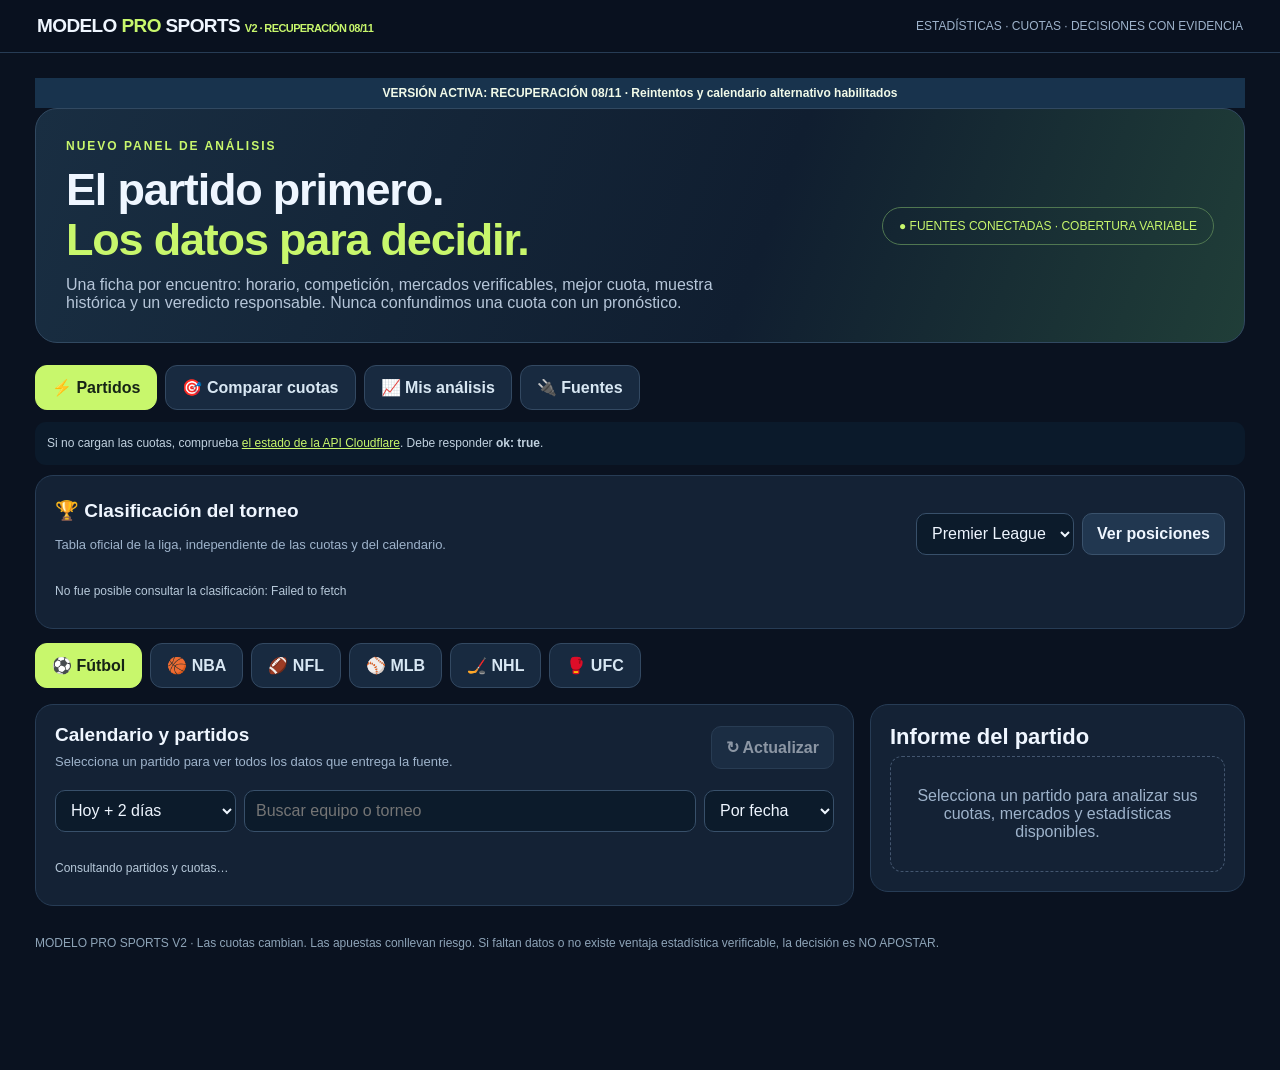
<file: modelo-pro-recuperacion.html>
<!doctype html>
<html lang="es">
<head>
<meta charset="utf-8"><meta name="viewport" content="width=device-width,initial-scale=1">
<meta name="theme-color" content="#0a1220">
<meta name="description" content="Modelo PRO Sports V2: calendario deportivo, cuotas verificables, análisis estadístico y gestión de pronósticos.">
<title>Modelo PRO Sports V2 | Inteligencia deportiva</title>
<style>
:root{font-family:Inter,ui-sans-serif,-apple-system,BlinkMacSystemFont,"Segoe UI",sans-serif;color-scheme:dark;--bg:#0a1220;--card:#142235;--dark:#0e1b2c;--line:#273c55;--text:#eff6ff;--muted:#9eb3cb;--lime:#c8f76c;--blue:#6eb7ef;--red:#ff9a9a}
*{box-sizing:border-box}html{scroll-behavior:smooth}body{background:var(--bg);color:var(--text);margin:0}button,select,input{font:inherit}button{cursor:pointer}button:disabled{opacity:.55;cursor:not-allowed}a{color:var(--lime)}header{border-bottom:1px solid var(--line);position:sticky;top:0;background:#0a1220f2;z-index:20;backdrop-filter:blur(15px)}
.nav{max-width:1250px;margin:auto;padding:15px 22px;display:flex;align-items:center;justify-content:space-between;gap:15px}.logo{font-size:19px;font-weight:900;letter-spacing:-.6px}.logo b{color:var(--lime)}.navright{font-size:12px;color:var(--muted)}
main{max-width:1250px;margin:auto;padding:25px 20px 90px}.hero{background:linear-gradient(110deg,#192e42,#101e30 60%,#203e38);border:1px solid #314961;border-radius:22px;padding:30px;display:flex;justify-content:space-between;gap:25px}.eyebrow{color:var(--lime);font-size:12px;font-weight:850;letter-spacing:2px}.hero h1{font-size:clamp(28px,4vw,45px);line-height:1.1;letter-spacing:-1.2px;margin:12px 0}.hero h1 span{color:var(--lime)}.hero p{color:#b6c6d9;max-width:660px;margin:0}.hero-tag{font-size:12px;color:var(--lime);align-self:center;border:1px solid #507751;border-radius:99px;padding:11px 16px;white-space:nowrap}
.tabs,.sports,.filters{display:flex;gap:8px;flex-wrap:wrap}.tabs{margin:22px 0 12px}.sports{margin:14px 0}.pill{background:#182a40;color:#d8e7f3;border:1px solid #334962;border-radius:12px;padding:12px 16px;font-weight:780}.pill[aria-pressed=true]{background:var(--lime);border-color:var(--lime);color:#162416}
.shell{display:grid;grid-template-columns:minmax(0,1fr) 375px;gap:16px;margin-top:16px}.panel{background:var(--card);border:1px solid var(--line);border-radius:18px;padding:19px}.panel h2{font-size:19px;margin:0 0 6px}.hint{color:var(--muted);font-size:13px;line-height:1.55}.filters{margin:18px 0}.filters input,.filters select{min-height:42px;background:#0c1b2b;border:1px solid #38506a;color:var(--text);border-radius:10px;padding:8px 11px;min-width:130px}.filters input{flex:1;min-width:150px}.primary{border:0;border-radius:10px;background:var(--lime);color:#152119;padding:12px 17px;font-weight:850}.secondary{background:#213750;color:var(--text);border:1px solid #3a526c;border-radius:10px;padding:11px 14px;font-weight:760}
.status{font-size:12px;color:#b7c9da;padding:11px 0;min-height:35px}.games{display:grid;gap:10px}.game{padding:15px;border:1px solid #32465e;border-radius:14px;background:#102033;transition:border-color .1s}.game:hover,.game.selected{border-color:var(--lime)}.gamehead{display:flex;justify-content:space-between;gap:8px;align-items:start}.tag{font-size:11px;border:1px solid #40526d;border-radius:999px;padding:5px 9px;color:#b9cde0}.game strong{display:block;font-size:17px;margin:8px 0}.meta{font-size:12px;color:var(--muted)}.bookline{font-size:12px;color:#d4e7fb;margin-top:12px;display:flex;gap:10px;flex-wrap:wrap}.bookline b{color:var(--lime)}.gamebutton{margin-top:12px;background:#223950;color:#dff4ff;border:1px solid #416082;border-radius:9px;padding:9px 12px;font-weight:750;width:100%;text-align:left}
.aside{position:sticky;top:75px;align-self:start;max-height:calc(100vh - 90px);overflow:auto}.aside h2{font-size:22px}.verdict{background:#203243;border:1px solid #3c566d;border-radius:12px;padding:13px;margin:12px 0}.verdict strong{color:var(--lime);font-size:16px}.verdict small{color:var(--muted);display:block;margin-top:6px;line-height:1.5}.metricgrid{display:grid;grid-template-columns:repeat(3,minmax(0,1fr));gap:7px;margin:15px 0}.metric{background:#102135;border:1px solid #314660;border-radius:11px;padding:12px 8px;text-align:center}.metric strong{font-size:18px;color:var(--lime);display:block}.metric span{font-size:11px;color:var(--muted)}.tablewrap{max-height:400px;overflow:auto;border:1px solid #2b425c;border-radius:10px;margin-top:12px}table{border-collapse:collapse;width:100%;font-size:12px}td,th{text-align:left;padding:9px 8px;border-bottom:1px solid #283e55}th{background:#1b3249;position:sticky;top:0;color:#dbeafb}.callout{font-size:12px;line-height:1.55;color:#c1d1df;background:#0b1a2b;border-radius:11px;padding:12px;margin:12px 0}.reason{color:var(--red)}.success{color:var(--lime)}.empty{padding:30px 18px;text-align:center;color:var(--muted);border:1px dashed #43566f;border-radius:12px}.sectionhead{display:flex;align-items:center;justify-content:space-between;gap:12px;flex-wrap:wrap}.statline{display:flex;justify-content:space-between;gap:10px;padding:9px 0;border-bottom:1px solid var(--line);font-size:13px}.statline b{color:var(--lime)}.twocol{display:grid;grid-template-columns:1fr 1fr;gap:15px}.hidden{display:none!important}.footnote{margin:30px 0;color:#8ea4b8;font-size:12px}.saved{display:grid;gap:8px}.saveditem{border:1px solid #304861;padding:12px;border-radius:11px}.right{text-align:right}.small{font-size:12px}.btnrow{display:flex;gap:8px;flex-wrap:wrap;margin-top:12px}.btnrow button{flex:1}.banner{margin-top:15px;padding:10px 14px;border:1px solid #35546a;border-radius:10px;color:#b8cad8;font-size:12px}.badge{font-size:11px;color:var(--lime);font-weight:700}
@media(max-width:900px){.shell{grid-template-columns:1fr}.aside{position:static;max-height:none}.hero{display:block}.hero-tag{display:inline-block;margin-top:16px}}@media(max-width:600px){main{padding:17px 10px 80px}.nav{padding:13px}.hero{padding:20px}.panel{padding:13px}.pill{padding:10px;font-size:12px}.sports{display:grid;grid-template-columns:repeat(3,minmax(0,1fr))}.metricgrid{grid-template-columns:repeat(3,minmax(0,1fr))}.filters input{flex-basis:100%}.twocol{grid-template-columns:1fr}.navright{display:none}}
</style>
<style id="match-ranks-css">.mp-match-positions{display:flex;gap:10px;flex-wrap:wrap;margin:10px 0;padding:10px;background:#0c1e31;border:1px solid #36536c;border-radius:9px;font-size:12px;color:#d8e8f6}.mp-match-positions span{flex:1 1 155px}.mp-match-positions b{color:#c8f76c;font-size:16px}</style></head>
<body>
<header><div class="nav"><div class="logo">MODELO <b>PRO</b> SPORTS <span class="badge">V2 · RECUPERACIÓN 08/11</span></div><div class="navright">ESTADÍSTICAS · CUOTAS · DECISIONES CON EVIDENCIA</div></div></header>
<main>
<div style="padding:8px 18px;background:#18334d;color:#f1fae9;font-size:12px;font-weight:700;text-align:center">VERSIÓN ACTIVA: RECUPERACIÓN 08/11 · Reintentos y calendario alternativo habilitados</div>
<section class="hero"><div><div class="eyebrow">NUEVO PANEL DE ANÁLISIS</div><h1>El partido primero.<br><span>Los datos para decidir.</span></h1><p>Una ficha por encuentro: horario, competición, mercados verificables, mejor cuota, muestra histórica y un veredicto responsable. Nunca confundimos una cuota con un pronóstico.</p></div><div class="hero-tag">● FUENTES CONECTADAS · COBERTURA VARIABLE</div></section>
<nav class="tabs" aria-label="Secciones">
<button class="pill" data-tab="partidos" aria-pressed="true">⚡ Partidos</button>
<button class="pill" data-tab="valor" aria-pressed="false">🎯 Comparar cuotas</button>
<button class="pill" data-tab="historial" aria-pressed="false">📈 Mis análisis</button>
<button class="pill" data-tab="fuentes" aria-pressed="false">🔌 Fuentes</button>
</nav>
<div id="view-partidos">
<div class="callout" style="margin:10px 0">Si no cargan las cuotas, comprueba <a href="https://modelo-pro-api.wqhmiami.workers.dev/" target="_blank" rel="noopener noreferrer">el estado de la API Cloudflare</a>. Debe responder <b>ok: true</b>.</div>
<section class="panel" id="standings-quick-panel">
<div class="sectionhead"><div><h2>🏆 Clasificación del torneo</h2><p class="hint">Tabla oficial de la liga, independiente de las cuotas y del calendario.</p></div><div class="filters"><select id="standings-league" aria-label="Liga para clasificación"><option value="PL">Premier League</option><option value="PD">LaLiga</option><option value="BL1">Bundesliga</option><option value="SA">Serie A</option><option value="FL1">Ligue 1</option><option value="DED">Eredivisie</option><option value="PPL">Portugal</option></select><button class="secondary" type="button" id="standings-refresh">Ver posiciones</button></div></div>
<div id="standings-quick-result" class="status">Selecciona una liga para consultar su clasificación.</div>
</section>
<nav class="sports" aria-label="Deportes">
<button class="pill" data-sport="soccer" aria-pressed="true">⚽ Fútbol</button><button class="pill" data-sport="basketball_nba" aria-pressed="false">🏀 NBA</button><button class="pill" data-sport="americanfootball_nfl" aria-pressed="false">🏈 NFL</button><button class="pill" data-sport="baseball_mlb" aria-pressed="false">⚾ MLB</button><button class="pill" data-sport="icehockey_nhl" aria-pressed="false">🏒 NHL</button><button class="pill" data-sport="mma_mixed_martial_arts" aria-pressed="false">🥊 UFC</button>
</nav>
<div class="shell"><section class="panel">
<div class="sectionhead"><div><h2>Calendario y partidos</h2><span class="hint">Selecciona un partido para ver todos los datos que entrega la fuente.</span></div><button class="secondary" id="refresh" type="button">↻ Actualizar</button></div>
<div class="filters"><select id="datefilter" aria-label="Fechas"><option value="3">Hoy + 2 días</option><option value="7">Próximos 7 días</option><option value="all">Todos los recibidos</option></select><input id="find" type="search" placeholder="Buscar equipo o torneo" aria-label="Buscar"><select id="order" aria-label="Ordenar"><option value="date">Por fecha</option><option value="coverage">Más cuotas</option></select></div>
<div class="status" id="loadstatus" role="status">Preparando el calendario...</div><div id="games" class="games"></div>
</section>
<aside class="panel aside" id="detail"><h2>Informe del partido</h2><div class="empty">Selecciona un partido para analizar sus cuotas, mercados y estadísticas disponibles.</div></aside></div></div>
<div id="view-valor" class="hidden"><section class="panel"><h2>🎯 Comparador de cuotas</h2><p class="hint">Compara mercados de los partidos que realmente ha devuelto tu proveedor. Mostrar una cuota superior no significa que exista EDGE positivo.</p><div id="valueboard" class="games"></div></section></div>
<div id="view-historial" class="hidden"><section class="panel"><div class="sectionhead"><div><h2>📈 Mis análisis guardados</h2><p class="hint">Historial local de partidos consultados. No es un registro de apuestas reales.</p></div><button id="clear-history" class="secondary">Borrar historial local</button></div><div id="saved" class="saved"></div></section></div>
<div id="view-fuentes" class="hidden"><div class="twocol"><section class="panel"><h2>🔌 Conexiones</h2><div class="statline"><span>Cloudflare Worker</span><b id="apihealth">Sin comprobar</b></div><div class="statline"><span>OddsLink · cuotas</span><b>Fuente principal</b></div><div class="statline"><span>football-data.org · historial</span><b>A demanda</b></div><div class="statline"><span>API-Football · estadísticas</span><b>Limitada por el plan</b></div><button class="secondary" id="healthbtn" style="margin-top:18px">Comprobar conexión (sin consultar cuotas)</button><div class="status" id="healthstatus"></div></section><section class="panel"><h2>Transparencia</h2><p class="hint">HOF, OddsJam y Sofascore sirvieron de referencias de organización de información. Este diseño es original y no reproduce su software ni su modelo. Las probabilidades propias requieren muestras verificables y validación; no presentamos porcentajes del mercado como aciertos previstos.</p><p class="hint">Los datos de lesiones, alineaciones, córners, tarjetas y tiros se muestran solo cuando hay cobertura y acceso disponible; el sistema no los inventa.</p><a href="modelo-pro-legacy-2026-11-07.html">Abrir versión anterior de Modelo PRO</a></section></div></div>
<div class="footnote">MODELO PRO SPORTS V2 · Las cuotas cambian. Las apuestas conllevan riesgo. Si faltan datos o no existe ventaja estadística verificable, la decisión es NO APOSTAR.</div>
</main>
<script>
(()=>{
"use strict";
const BASE="https://modelo-pro-api.wqhmiami.workers.dev";
const $=id=>document.getElementById(id),esc=v=>String(v??"").replace(/[&<>"']/g,c=>({"&":"&amp;","<":"&lt;",">":"&gt;",'"':"&quot;","'":"&#39;"}[c]));
const localDay=d=>{const x=new Date(d);return x.getFullYear()+"-"+String(x.getMonth()+1).padStart(2,"0")+"-"+String(x.getDate()).padStart(2,"0")};
const today=()=>localDay(new Date());
const sportNames={soccer:"Fútbol",basketball_nba:"NBA",americanfootball_nfl:"NFL",baseball_mlb:"MLB",icehockey_nhl:"NHL",mma_mixed_martial_arts:"UFC"};
const priceDecimal=p=>{const v=Number(p);if(!Number.isFinite(v)||v===0)return null;return Number.isInteger(v)&&Math.abs(v)>=100?(v>0?1+v/100:1+100/-v):(v>1?v:null)};
const priceAmerican=p=>{const v=Number(p),d=priceDecimal(p);if(!d)return null;if(Number.isInteger(v)&&Math.abs(v)>=100)return v;return d>=2?Math.round((d-1)*100):-Math.round(100/(d-1))};
const priceText=p=>{const n=priceAmerican(p);return n===null?"—":n>0?"+"+n:String(n)};
const pct=p=>Number.isFinite(p)?(p*100).toFixed(1)+"%":"—";
const dateText=s=>{const d=new Date(s);return Number.isFinite(d.getTime())?d.toLocaleString("es-US",{weekday:"short",month:"short",day:"numeric",hour:"numeric",minute:"2-digit"}):"Hora sin confirmar"};
let sport="soccer",items=[],selected=null,pending=false;

const standingsCache=new Map();
const espnStandingsJobs=new Map(),espnStandingsFailures=new Map();
const espnLeagueRules=[
 [/k[\s-]*league[\s-]*2|korean.*second|south.korea.*2/,"kor.2"],
 [/k[\s-]*league[\s-]*1|k[\s-]*league|korean.*first/,"kor.1"],
 [/a[\s-]*league.*women|women.*a[\s-]*league/,"aus.w.1"],
 [/a[\s-]*league|australia.*league/,"aus.1"],
 [/premier[\s-]*league|english[\s-]*premier|soccer_epl|\bepl\b/,"eng.1"],
 [/championship|england.*second/,"eng.2"],
 [/league[\s-]*one|england.*third/,"eng.3"],
 [/league[\s-]*two|england.*fourth/,"eng.4"],
 [/la[\s-]*liga[\s-]*2|segunda.*division|spain.*second/,"esp.2"],
 [/la[\s-]*liga|primera.*division.*spain|spanish.*primera/,"esp.1"],
 [/bundesliga[\s-]*2|2[\s-]*bundesliga/,"ger.2"],
 [/bundesliga|germany.*1/,"ger.1"],
 [/serie[\s-]*b.*ital|italian.*serie[\s-]*b/,"ita.2"],
 [/serie[\s-]*a.*braz|brasileir[aã]o|brazil.*serie[\s-]*a/,"bra.1"],
 [/serie[\s-]*b.*braz|brazil.*serie[\s-]*b/,"bra.2"],
 [/serie[\s-]*a|italian.*first|italy.*serie/,"ita.1"],
 [/ligue[\s-]*2|france.*second/,"fra.2"],
 [/ligue[\s-]*1|france.*first/,"fra.1"],
 [/eredivisie|netherlands.*first|dutch.*first/,"ned.1"],
 [/primeira[\s-]*liga|liga[\s-]*portugal|portugal.*first/,"por.1"],
 [/premier[\s-]*league.*portugal/,"por.1"],
 [/major[\s-]*league[\s-]*soccer|\bmls\b/,"usa.1"],
 [/usl[\s-]*championship/,"usa.usl.1"],
 [/liga[\s-]*mx|mexico.*primera/,"mex.1"],
 [/expansi[oó]n[\s-]*mx|mexico.*second/,"mex.2"],
 [/liga[\s-]*profesional|argentina.*primera|argentine.*primera/,"arg.1"],
 [/primera[\s-]*a|colombia.*primera|liga[\s-]*betplay/,"col.1"],
 [/brasileir[aã]o|brazil.*serie/,"bra.1"],
 [/j[\s-]*league[\s-]*1|j1[\s-]*league|japan.*first/,"jpn.1"],
 [/super[\s-]*league.*china|china.*super/,"chn.1"],
 [/saudi[\s-]*pro[\s-]*league|saudi[\s-]*arabia/,"ksa.1"],
 [/scottish[\s-]*premiership|scotland.*premier/,"sco.1"],
 [/belgian[\s-]*pro[\s-]*league|belgium.*first/,"bel.1"],
 [/turkish[\s-]*super[\s-]*lig|super[\s-]*lig.*turkey|turkiye.*super/,"tur.1"],
 [/swiss[\s-]*super[\s-]*league|switzerland.*first/,"sui.1"],
 [/austrian[\s-]*bundesliga|austria.*first/,"aut.1"],
 [/danish[\s-]*superliga|denmark.*first/,"den.1"],
 [/norwegian[\s-]*eliteserien|eliteserien/,"nor.1"],
 [/swedish[\s-]*allsvenskan|allsvenskan/,"swe.1"],
 [/uefa.*champions|champions[\s-]*league|\bucl\b/,"uefa.champions"],
 [/europa[\s-]*league/,"uefa.europa"],
 [/conference[\s-]*league/,"uefa.europa.conf"],
 [/copa[\s-]*libertadores|libertadores/,"conmebol.libertadores"],
 [/copa[\s-]*sudamericana|sudamericana/,"conmebol.sudamericana"]
];
function espnLeagueFor(g){
 const values=[g.league?.title,g.league?.key,g.league?.name,g.tournament,g.competition,g.sport_title,g.sport_key,g.sport_group].filter(v=>typeof v==="string").join(" ").toLowerCase();
 return espnLeagueRules.find(([regex])=>regex.test(values))?.[1]||null;
}
function normalizeEspnStandings(raw,slug){
 const groups=Array.isArray(raw.children)&&raw.children.length?raw.children:[raw];
 const table=[];
 const keys=(stats,names)=>{
  for(const n of names){const row=stats.find(s=>String(s.name||"").toLowerCase()===n||String(s.type||"").toLowerCase()===n||String(s.abbreviation||"").toLowerCase()===n);if(row){const v=Number(row.value??row.displayValue);if(Number.isFinite(v))return v}}
  return null;
 };
 for(const group of groups){
  const entries=Array.isArray(group?.standings?.entries)?group.standings.entries:[];
  for(const entry of entries){
   const stats=Array.isArray(entry.stats)?entry.stats:[];
   const team=entry.team||{},position=keys(stats,["rank","position","standingsrank","seed"]),points=keys(stats,["points","point","pts"]);
   if(!team.displayName&&!team.name||!Number.isFinite(position)||!Number.isFinite(points))continue;
   table.push({
    position,points,
    team:{name:team.displayName||team.name,shortName:team.shortDisplayName||team.name||"",tla:team.abbreviation||""},
    playedGames:keys(stats,["gamesplayed","matchesplayed","played"]),
    won:keys(stats,["wins","win"]),
    draw:keys(stats,["ties","draws","draw"]),
    lost:keys(stats,["losses","loss"]),
    goalDifference:keys(stats,["pointdifferential","goaldifference","goal_difference","gd"]),
    group:group.name||group.abbreviation||""
   });
  }
 }
 if(!table.length)throw Error("Tabla vacía o formato no reconocido");
 return {ok:true,provider:"ESPN",competition:raw.name||raw.league?.name||slug,season:raw.season?.displayName||raw.season?.year||"Actual",table,sourceUrl:"https://www.espn.com/soccer/standings/_/league/"+slug,fetchedAt:new Date().toISOString()};
}
async function ensureEspnStandings(slug){
 const key="ESPN:"+slug;
 if(standingsCache.has(key))return standingsCache.get(key);
 if(espnStandingsJobs.has(slug))return espnStandingsJobs.get(slug);
 if((espnStandingsFailures.get(slug)||0)>Date.now())return null;
 const task=(async()=>{
  const cacheKey="modeloProESPNStandings:"+slug;
  try{
   const saved=JSON.parse(sessionStorage.getItem(cacheKey)||"null");
   if(saved&&Date.now()-saved.at<15*60*1000&&Array.isArray(saved.data?.table)){standingsCache.set(key,saved.data);return saved.data}
  }catch{}
  const controller=new AbortController(),timer=setTimeout(()=>controller.abort(),9500);
  try{
   const res=await fetch("https://site.api.espn.com/apis/v2/sports/soccer/"+encodeURIComponent(slug)+"/standings",{signal:controller.signal});
   if(!res.ok)throw Error("HTTP "+res.status);
   const data=normalizeEspnStandings(await res.json(),slug);
   standingsCache.set(key,data);
   try{sessionStorage.setItem(cacheKey,JSON.stringify({at:Date.now(),data}))}catch{}
   return data;
  }catch(e){espnStandingsFailures.set(slug,Date.now()+5*60*1000);return null}
  finally{clearTimeout(timer)}
 })();
 espnStandingsJobs.set(slug,task);
 try{return await task}finally{espnStandingsJobs.delete(slug)}
}
let standingsQueue=Promise.resolve(),standingsCycle=0;
function primeGameStandings(){
 if(sport!=="soccer")return;
 const slugs=[...new Set(visibleItems().map(espnLeagueFor).filter(Boolean))].slice(0,28);
 const batch=++standingsCycle;
 standingsQueue=standingsQueue.catch(()=>{}).then(async()=>{
  for(let i=0;i<slugs.length;i+=4){
   await Promise.all(slugs.slice(i,i+4).map(ensureEspnStandings));
   if(batch!==standingsCycle||sport!=="soccer")return;
   renderGames();
   if(selected&&$("standingboard"))void loadStandings(selected);
  }
 });
}

function findStandingsTeam(table,name){
 const aliases={
  manchestercity:"mancity",mancity:"mancity",
  manchesterunited:"manunited",manunited:"manunited",
  brightonandhovealbion:"brightonhove",brightonhovealbion:"brightonhove",brightonhove:"brightonhove",brighton:"brightonhove",
  tottenhamhotspur:"tottenham",tottenham:"tottenham",
  newcastleunited:"newcastle",newcastle:"newcastle",
  nottinghamforest:"nottingham",nottingham:"nottingham",
  bournemouth:"bournemouth",afcbournemouth:"bournemouth",
  crystalpalace:"crystalpalace",
  wolverhamptonwanderers:"wolves",wolves:"wolves",
  westhamunited:"westham",westham:"westham"
 };
 const norm=x=>{const key=normalizeName(x).replace(/and/g,"and");return aliases[key]||key};
 const key=norm(name);
 const exact=table.filter(r=>[r.team?.name,r.team?.shortName,r.team?.tla].some(v=>norm(v)===key));
 return exact.length===1?exact[0]:null;
}
function standingsForGame(g){
 const slug=espnLeagueFor(g),explicit=competitionFor(g),espnKey=slug?"ESPN:"+slug:null;
 if(espnKey&&standingsCache.has(espnKey))return {competition:espnKey,data:standingsCache.get(espnKey)};
 if(explicit&&standingsCache.has(explicit))return {competition:explicit,data:standingsCache.get(explicit)};
 // Only accept unambiguously matched teams from a complete league table.
 const candidates=[];
 for(const [competition,data] of standingsCache){
  if(!Array.isArray(data?.table))continue;
  if(findStandingsTeam(data.table,g.home_team)&&findStandingsTeam(data.table,g.away_team))candidates.push({competition,data});
 }
 return candidates.length===1?candidates[0]:{competition:explicit,data:null};
}
function datedKLeague2Snapshot(g){
 const league=[g.league?.title,g.league?.key,g.tournament,g.competition,g.sport_title].filter(x=>typeof x==="string").join(" ").toLowerCase();
 const when=new Date(g.commence_time||"").getTime();
 const names=[normalizeName(g.home_team),normalizeName(g.away_team)];
 if(!Number.isFinite(when)||Math.abs(when-Date.parse("2026-11-08T12:00:00Z"))>36*3600000)return null;
 if(!names.some(n=>n.includes("chungnamasan"))||!names.some(n=>n.includes("pajufrontier")))return null;
 const ranks=[
  {key:"chungnamasan",position:7,points:42,playedGames:29,won:11,draw:9,lost:9,goalDifference:8,team:{name:"Chungnam Asan"}},
  {key:"pajufrontier",position:10,points:34,playedGames:29,won:9,draw:7,lost:13,goalDifference:-6,team:{name:"Paju Frontier"}}
 ];
 const match=name=>ranks.find(r=>normalizeName(name).includes(r.key))||null;
 return {home:match(g.home_team),away:match(g.away_team),asOf:"7 nov 2026",source:"Rotascore · K League 2 2026",url:"https://www.rotascore.com/en/league/k-league-2/kn54qllh25dqvy9/standings"};
}
function datedALeagueSnapshot(g){
 const label=[g.league?.title,g.league?.key,g.tournament,g.competition,g.sport_title].filter(x=>typeof x==="string").join(" ").toLowerCase();
 const names=[normalizeName(g.home_team),normalizeName(g.away_team)];
 const when=new Date(g.commence_time||"").getTime();
 if(!Number.isFinite(when)||Math.abs(when-Date.parse("2026-11-08T12:00:00Z"))>36*3600000)return null;
 if(!names.some(x=>x.includes("melbournevictory"))||!names.some(x=>x.includes("adelaideunited")))return null;
 const ranks=[
  {key:"melbournevictory",position:9,points:2,playedGames:3,won:0,draw:2,lost:1,goalDifference:-1,team:{name:"Melbourne Victory"}},
  {key:"adelaideunited",position:12,points:0,playedGames:2,won:0,draw:0,lost:2,goalDifference:-5,team:{name:"Adelaide United"}}
 ];
 const match=name=>ranks.find(r=>normalizeName(name).includes(r.key))||null;
 return {home:match(g.home_team),away:match(g.away_team),asOf:"7 nov 2026",source:"A-League 2026–27 · tabla previa",url:"https://www.aleaguefixtures.com/matches/4mvevo83k8p4b37geo1vc1tzo/adelaide-united-vs-melbourne-victory",note:"El calendario oficial indica Adelaide United como local y Melbourne Victory como visitante. El orden de OddsLink aparece invertido; comprueba los mercados."};
}
function datedOtherLeagueSnapshot(g){return datedALeagueSnapshot(g)||datedKLeague2Snapshot(g)}
function rankBrief(g){
 if(sport!=="soccer")return "";
 const match=standingsForGame(g),data=match.data;
 const h=data?.table?findStandingsTeam(data.table,g.home_team):null;
 const a=data?.table?findStandingsTeam(data.table,g.away_team):null;
 if(h&&a)return '<div class="mp-match-positions"><span>🏆 '+esc(g.away_team)+': <b>'+a.position+'.º</b> · '+a.points+' pts</span><span>🏆 '+esc(g.home_team)+': <b>'+h.position+'.º</b> · '+h.points+' pts</span><small>Fuente: '+esc(data.provider||"Clasificación")+' · '+esc(data.season||"Actual")+'</small></div>';
 const snapshot=datedOtherLeagueSnapshot(g);
 if(snapshot)return '<div class="mp-match-positions"><span>🏆 '+esc(g.away_team)+': <b>'+snapshot.away.position+'.º</b> · '+snapshot.away.points+' pts</span><span>🏆 '+esc(g.home_team)+': <b>'+snapshot.home.position+'.º</b> · '+snapshot.home.points+' pts</span><small>Referencia al '+snapshot.asOf+' · no en vivo</small>'+(snapshot.note?'<small>⚠️ '+esc(snapshot.note)+'</small>':'')+'</div>';
 const slug=espnLeagueFor(g);
 if(!data?.table)return '<div class="meta">🏆 '+(slug?(espnStandingsJobs.has(slug)?"Consultando clasificación…":"Clasificación no disponible o sin verificar"):"Liga sin clasificación conectada")+'</div>';
 return '<div class="meta">🏆 Clasificación recibida · faltan coincidencias verificadas para estos equipos</div>';
}
async function loadStandings(g){
 const target=$("standingboard");if(!target)return;
 const currentStanding=standingsForGame(g);
 const snapshot=currentStanding.data?.table&&findStandingsTeam(currentStanding.data.table,g.home_team)&&findStandingsTeam(currentStanding.data.table,g.away_team)?null:datedOtherLeagueSnapshot(g);
 if(snapshot){
  const box=(label,r)=>'<div class="verdict"><span class="meta">'+label+'</span><br><strong>'+r.position+'.º · '+esc(r.team.name)+'</strong><div class="statline"><span>Puntos / PJ</span><b>'+r.points+' / '+r.playedGames+'</b></div><div class="statline"><span>G / E / P</span><b>'+r.won+' / '+r.draw+' / '+r.lost+'</b></div><div class="statline"><span>Diferencia de goles</span><b>'+r.goalDifference+'</b></div></div>';
  target.innerHTML='<h3>🏆 POSICIÓN EN EL TORNEO</h3><div class="twocol">'+box("LOCAL SEGÚN ODDSLINK",snapshot.home)+box("VISITANTE SEGÚN ODDSLINK",snapshot.away)+'</div><p class="hint">'+esc(snapshot.source||"Clasificación")+' · referencia al '+snapshot.asOf+'. <a href="'+snapshot.url+'" target="_blank" rel="noopener noreferrer">Ver fuente de clasificación</a>. No es una conexión automática en vivo.</p><div class="callout">⚠️ '+esc(snapshot.note||"El calendario consultado muestra un orden de local/visitante diferente del recibido en OddsLink. Comprueba quién juega en casa antes de apostar.")+'</div>';
  return;
 }
 const slug=espnLeagueFor(g),match=standingsForGame(g),comp=match.competition;
 if(!comp&&!slug){target.innerHTML='<div class="callout">Esta liga todavía no tiene una fuente de clasificación compatible. Sin posiciones inventadas.</div>';return}
 let data=match.data||(comp?standingsCache.get(comp):null);
 if(!data&&slug){target.textContent="Consultando tabla de la liga…";data=await ensureEspnStandings(slug);if(selected!==g)return}
 if(!data&&!comp){target.textContent="No hay clasificación verificable en la fuente consultada.";return}
 if(!data&&comp?.startsWith("ESPN:")){target.textContent="No fue posible verificar la clasificación de esta liga en ESPN.";return}
 if(!data){try{const stored=JSON.parse(sessionStorage.getItem("modeloProStanding:"+comp)||"null");if(stored&&Date.now()-stored.at<1800000&&Array.isArray(stored.data?.table))data=stored.data}catch{}}
 if(!data){
  target.textContent="Consultando tabla oficial…";
  try{
   const ctrl=new AbortController(),timer=setTimeout(()=>ctrl.abort(),9000);
   let res;try{res=await fetch(BASE+"/api/standings?competition="+encodeURIComponent(comp),{signal:ctrl.signal})}finally{clearTimeout(timer)}
   if(!res.ok){target.innerHTML='<div class="callout">'+(res.status===404?"El endpoint de clasificación requiere publicar el Worker actualizado en Cloudflare.":"Clasificación no disponible: HTTP "+res.status)+'.</div>';return}
   data=await res.json();if(!Array.isArray(data.table))throw Error("Tabla no incluida");
   try{sessionStorage.setItem("modeloProStanding:"+comp,JSON.stringify({at:Date.now(),data}))}catch{}
  }catch(e){target.textContent="Sin clasificación verificable: "+String(e.message||"error de red");return}
 }
 standingsCache.set(comp,data);
 if(selected!==g||!$("standingboard"))return;
 const h=findStandingsTeam(data.table,g.home_team),a=findStandingsTeam(data.table,g.away_team);
 const block=(label,r)=>r?'<div class="verdict"><span class="meta">'+esc(label)+'</span><br><strong>'+r.position+'.º · '+esc(r.team.name)+'</strong><div class="statline"><span>Puntos / PJ</span><b>'+r.points+' / '+r.playedGames+'</b></div><div class="statline"><span>Victorias / Empates / Derrotas</span><b>'+r.won+' / '+r.draw+' / '+r.lost+'</b></div><div class="statline"><span>Diferencia de goles</span><b>'+r.goalDifference+'</b></div></div>':'<div class="callout">'+esc(label)+': el nombre del equipo no coincide exactamente con la tabla.</div>';
 const tr=data.table.map(r=>'<tr><td>'+r.position+'</td><td>'+esc(r.team?.name)+'</td><td>'+r.playedGames+'</td><td>'+r.points+'</td><td>'+r.goalDifference+'</td></tr>').join("");
 target.innerHTML='<h3>🏆 POSICIÓN EN EL TORNEO</h3><div class="meta">'+esc(data.competition||comp)+' · '+esc(data.season||"Temporada actual")+'</div><div class="twocol">'+block("LOCAL",h)+block("VISITANTE",a)+'</div><details><summary class="gamebutton">VER TABLA COMPLETA ('+data.table.length+' EQUIPOS)</summary><div class="tablewrap"><table><thead><tr><th>#</th><th>Equipo</th><th>PJ</th><th>Pts</th><th>DG</th></tr></thead><tbody>'+tr+'</tbody></table></div></details>';
 renderGames();
}


async function showStandingsOverview(force=false){
 const box=$("standings-quick-result"),comp=$("standings-league").value;
 let data=!force?standingsCache.get(comp):null;
 box.textContent="Consultando posiciones de "+$("standings-league").selectedOptions[0].textContent+"…";
 if(!data){
  try{
   const controller=new AbortController(),timer=setTimeout(()=>controller.abort(),12000);
   let res;
   try{res=await fetch(BASE+"/api/standings?competition="+encodeURIComponent(comp),{signal:controller.signal})}finally{clearTimeout(timer)}
   const payload=await res.json().catch(()=>({}));
   if(!res.ok)throw Error("HTTP "+res.status+" · "+String(payload.error||"La fuente no está disponible"));
   if(!Array.isArray(payload.table))throw Error("Respuesta sin tabla");
   data=payload;standingsCache.set(comp,data);
  }catch(e){if($("standings-league").value===comp)box.textContent="No fue posible consultar la clasificación: "+String(e.message||"Error de red");return}
 }
 if($("standings-league").value!==comp)return;
 const rows=data.table.map(r=>'<tr><td><b>'+r.position+'</b></td><td>'+esc(r.team?.name||"Equipo")+'</td><td>'+r.playedGames+'</td><td>'+r.won+'</td><td>'+r.draw+'</td><td>'+r.lost+'</td><td>'+r.points+'</td><td>'+r.goalDifference+'</td></tr>').join("");
 box.innerHTML='<p class="hint">Fuente: '+esc(data.provider||"football-data.org")+' · '+esc(data.competition||comp)+' · Jornada '+esc(data.matchday??"no informada")+'</p><div class="tablewrap"><table><thead><tr><th>#</th><th>Equipo</th><th>PJ</th><th>G</th><th>E</th><th>P</th><th>Pts</th><th>DG</th></tr></thead><tbody>'+rows+'</tbody></table></div>';
 renderGames();
 if(selected&&sport==="soccer"){
  const match=standingsForGame(selected);
  if(match.data?.table && $("standingboard"))void loadStandings(selected);
 }
}
$("standings-league").addEventListener("change",()=>showStandingsOverview());
$("standings-refresh").addEventListener("click",()=>showStandingsOverview(true));

const savedKey="modeloProV2History";
const readSaved=()=>{try{return JSON.parse(localStorage.getItem(savedKey)||"[]")}catch{return []}};
const writeSaved=rows=>{try{localStorage.setItem(savedKey,JSON.stringify(rows.slice(0,60)))}catch{}};
function selectTab(tab){
 for(const b of document.querySelectorAll("[data-tab]"))b.setAttribute("aria-pressed",String(b.dataset.tab===tab));
 for(const id of ["partidos","valor","historial","fuentes"])$("view-"+id).classList.toggle("hidden",id!==tab);
 if(tab==="valor")renderValue();
 if(tab==="historial")renderSaved();
}
document.querySelector(".tabs").addEventListener("click",e=>{const b=e.target.closest("[data-tab]");if(b)selectTab(b.dataset.tab)});
document.querySelector(".sports").addEventListener("click",e=>{
 const b=e.target.closest("[data-sport]");if(!b||pending)return;
 sport=b.dataset.sport;
 $("standings-quick-panel").classList.toggle("hidden",sport!=="soccer");
 if(sport==="soccer")void showStandingsOverview();
 for(const x of document.querySelectorAll("[data-sport]"))x.setAttribute("aria-pressed",String(x.dataset.sport===sport));
 selected=null;renderDetail();load(false);
});
function flatten(game){
 const rows=[];
 for(const book of (Array.isArray(game.bookmakers)?game.bookmakers:[])){
  for(const market of (Array.isArray(book.markets)?book.markets:[])){
   for(const o of (Array.isArray(market.outcomes)?market.outcomes:[])){
    const decimal=priceDecimal(o.price);if(!decimal)continue;
    rows.push({market:market.key||"otros",name:String(o.name||"Selección"),point:o.point==null?"":String(o.point),price:o.price,decimal,book:String(book.title||book.key||"Casa"),updated:market.last_update||book.last_update||""});
   }
  }
 }
 return rows;
}
function groupPrices(rows){
 const by=new Map();
 for(const r of rows){const key=[r.market,r.name,r.point].join("|"),group=by.get(key)||[];group.push(r);by.set(key,group)}
 return [...by.values()].map(arr=>({best:arr.reduce((a,b)=>a.decimal>=b.decimal?a:b),count:new Set(arr.map(r=>r.book)).size,rows:arr})).sort((a,b)=>b.count-a.count||b.best.decimal-a.best.decimal);
}
function briefOdds(game){
 const groups=groupPrices(flatten(game));
 const main=groups.filter(g=>g.best.market==="h2h"&&g.count>=1).sort((a,b)=>a.best.decimal-b.best.decimal)[0];
 return main?'<span>Mercado: '+esc(main.best.name)+' <b>'+esc(priceText(main.best.price))+'</b> · '+main.count+' casas</span>':"<span>Sin cuotas de ganador verificadas</span>";
}
function visibleItems(){
 const search=$("find").value.trim().toLowerCase(),days=$("datefilter").value;
 const now=new Date();now.setHours(0,0,0,0);const beginning=now.getTime(),until=days==="all"?Infinity:beginning+Number(days)*86400000;
 const filtered=items.filter(g=>{
   const t=new Date(g.commence_time).getTime();
   return Number.isFinite(t)&&(days==="all"||(t>=beginning&&t<until))&&(!search||[g.home_team,g.away_team,g.tournament,g.league?.title].some(x=>String(x||"").toLowerCase().includes(search)));
 });
 if($("order").value==="coverage")filtered.sort((a,b)=>flatten(b).length-flatten(a).length);
 else filtered.sort((a,b)=>new Date(a.commence_time)-new Date(b.commence_time));
 return filtered;
}
function renderGames(){
 const matches=visibleItems();
 $("loadstatus").textContent=items.length+" partidos recibidos de "+sportNames[sport]+" · "+matches.length+" visibles. Datos y cuotas según cobertura del proveedor.";
 $("games").innerHTML=matches.length?matches.map((g,i)=>{
  const rows=flatten(g),title=String(g.away_team||"Visitante")+" vs "+String(g.home_team||"Local");
  return '<article class="game '+(selected?.id===g.id?"selected":"")+'"><div class="gamehead"><span class="meta">'+esc(dateText(g.commence_time))+'</span><span class="tag">'+esc(g.league?.title||g.tournament||sportNames[sport])+'</span></div><strong>'+esc(title)+'</strong>'+rankBrief(g)+'<div class="meta">'+rows.length+' cuotas · '+new Set(rows.map(r=>r.book)).size+' casas · '+new Set(rows.map(r=>r.market)).size+' mercados</div><div class="bookline">'+briefOdds(g)+'</div><button type="button" class="gamebutton" data-select="'+i+'">ABRIR INFORME Y TODOS LOS MERCADOS →</button></article>';
 }).join(""):'<div class="empty">No hay partidos para los filtros actuales o la fuente no devolvió encuentros. Cambia el período o deporte.</div>';
 window.__modelVisible=matches;
}
$("games").addEventListener("click",e=>{
 const b=e.target.closest("[data-select]");if(!b)return;
 selected=window.__modelVisible[Number(b.dataset.select)];
 renderGames();renderDetail();$("detail").scrollIntoView({behavior:"smooth",block:"start"});
});
function saveSelected(){
 if(!selected)return;
 const entry={id:selected.id||selected.home_team+"-"+selected.away_team,date:selected.commence_time,home:selected.home_team,away:selected.away_team,sport:sportNames[sport],savedAt:new Date().toISOString()};
 const rows=readSaved().filter(r=>r.id!==entry.id);rows.unshift(entry);writeSaved(rows);$("savebtn").textContent="✓ Guardado";
}
function renderDetail(){
 if(!selected){$("detail").innerHTML='<h2>Informe del partido</h2><div class="empty">Selecciona un encuentro para revisar el mercado y los datos que realmente existen.</div>';return}
 const g=selected,rows=flatten(g),groups=groupPrices(rows),books=new Set(rows.map(r=>r.book)),markets=new Set(rows.map(r=>r.market));
 const latest=rows.map(r=>Date.parse(r.updated)).filter(Number.isFinite).sort((a,b)=>b-a)[0];
 const displayMarket=k=>({h2h:"Ganador",totals:"Total goles/puntos",spreads:"Hándicap",btts:"Ambos marcan",both_teams_to_score:"Ambos marcan"})[k]||k;
 const top=groups.filter(x=>x.best.market==="h2h"&&x.count>=2).sort((a,b)=>a.best.decimal-b.best.decimal)[0];
 const topnote=top?'<strong>'+esc(top.best.name)+' · '+esc(priceText(top.best.price))+'</strong><small>Favorito según las cuotas comparadas ('+top.count+' casas). No es una predicción propia.</small>':'<strong>Sin favorito verificable</strong><small>El proveedor no devolvió suficientes precios comparables.</small>';
 const table=groups.map(g=>'<tr><td>'+esc(displayMarket(g.best.market))+'</td><td>'+esc(g.best.name+(g.best.point?" "+g.best.point:""))+'</td><td>'+esc(priceText(g.best.price))+'</td><td>'+esc(g.best.book)+'</td><td>'+g.count+'</td></tr>').join("");
 const all=rows.map(r=>'<tr><td>'+esc(displayMarket(r.market))+'</td><td>'+esc(r.name+(r.point?" "+r.point:""))+'</td><td>'+esc(r.book)+'</td><td>'+esc(priceText(r.price))+'</td><td>'+(100/r.decimal).toFixed(1)+'%</td></tr>').join("");
 $("detail").innerHTML='<div class="sectionhead"><h2>'+esc(g.home_team||"Local")+' - '+esc(g.away_team||"Visitante")+'</h2><span class="tag">'+esc(sportNames[sport])+'</span></div>'+
 '<p class="hint">'+esc(dateText(g.commence_time))+' · '+esc(g.league?.title||g.tournament||"Competición no informada")+'</p>'+rankBrief(g)+
 '<div class="metricgrid"><div class="metric"><strong>'+books.size+'</strong><span>Casas</span></div><div class="metric"><strong>'+markets.size+'</strong><span>Mercados</span></div><div class="metric"><strong>'+rows.length+'</strong><span>Cuotas</span></div></div>'+
 (sport==="soccer"?'<div id="standingboard" class="status">Cargando posiciones del torneo…</div>':"")+
 '<div class="verdict"><span class="meta">LECTURA DEL MERCADO</span><br>'+topnote+'</div>'+
 '<div class="verdict"><span class="meta">DECISIÓN MODELO PRO</span><br><strong>NO APOSTAR SIN EDGE VERIFICADO</strong><small>Una cuota no permite inferir rentabilidad. Requiere probabilidad propia validada y comparación con ese precio.</small></div>'+
 '<p class="hint">Última actualización reportada: '+esc(latest?new Date(latest).toLocaleString("es-US"):"No disponible")+'</p>'+
 (sport==="soccer"?'<button class="primary" type="button" id="predictbtn">CALCULAR ANÁLISIS HISTÓRICO</button><div id="predictstatus" class="status" role="status"></div><div id="prediction"></div>':'<div class="callout">Estadísticas avanzadas de forma, lesiones y jugadores: no disponibles en la fuente conectada para este partido. No se muestran porcentajes inventados.</div>')+
 '<div class="btnrow"><button class="secondary" id="savebtn">☆ Guardar partido</button></div>'+
 '<details open><summary class="gamebutton">MEJORES CUOTAS POR SELECCIÓN ('+groups.length+')</summary><div class="tablewrap"><table><thead><tr><th>Mercado</th><th>Selección</th><th>Cuota</th><th>Casa</th><th>Casas</th></tr></thead><tbody>'+table+'</tbody></table></div></details>'+
 '<details><summary class="gamebutton">TODAS LAS CUOTAS REALES ('+rows.length+')</summary><div class="tablewrap"><table><thead><tr><th>Mercado</th><th>Selección</th><th>Casa</th><th>Cuota</th><th>Implícita</th></tr></thead><tbody>'+all+'</tbody></table></div></details>'+
 '<div class="callout">Datos no suministrados por OddsLink: lesiones, alineaciones, últimos cinco partidos, córners, tarjetas y tiros a puerta. Si no hay otra fuente autorizada, se indican como no disponibles.</div>';
 $("savebtn").addEventListener("click",saveSelected);
 $("predictbtn")?.addEventListener("click",predict);
 if(sport==="soccer")void loadStandings(g);
}
function normalizeName(name){return String(name||"").normalize("NFD").replace(/[\u0300-\u036f]/g,"").toLowerCase().replace(/\b(fc|afc|cf|sc|club|de|the)\b/g,"").replace(/[^a-z0-9]/g,"")}
function competitionFor(g){
 const k=[g.sport_key,g.league?.key,g.league?.title,g.league,g.tournament,g.competition,g.sport_title,g.sport_group].filter(v=>typeof v==="string").join(" ").toLowerCase();
 const tests=[[/epl|premier.?league|england/,"PL"],[/spain|la.?liga/,"PD"],[/bundesliga|germany/,"BL1"],[/italy|serie.?a/,"SA"],[/ligue.?1|france/,"FL1"],[/netherlands|eredivisie/,"DED"],[/portugal|primeira/,"PPL"]];
 return tests.find(x=>x[0].test(k))?.[1]||null;
}
function pPoisson(lambda,n){let p=Math.exp(-lambda);for(let i=1;i<=n;i++)p*=lambda/i;return p}
async function predict(){
 const g=selected,btn=$("predictbtn"),status=$("predictstatus"),target=$("prediction"),competition=competitionFor(g);
 if(!competition){status.textContent="No hay competición histórica compatible identificada. Sin pronóstico propio.";return}
 btn.disabled=true;status.textContent="Buscando historial de ambos equipos…";target.innerHTML="";
 try{
  const qs=new URLSearchParams({competition,homeTeam:g.home_team||"",awayTeam:g.away_team||"",limit:"20"});
  const cacheKey="modeloProV2History:"+qs.toString();
  let payload=null;
  try{const saved=JSON.parse(sessionStorage.getItem(cacheKey)||"null");if(saved&&Date.now()-saved.at<900000)payload=saved.payload}catch{}
  if(!payload){
   const controller=new AbortController(),timer=setTimeout(()=>controller.abort(),12000);
   try{
    let r=await fetch(BASE+"/api/football?"+qs,{signal:controller.signal}),d=await r.json().catch(()=>({}));
    if(r.status===400&&Array.isArray(d.availableTeams)){
     const resolve=name=>{
      const normalized=normalizeName(name);
      const matches=d.availableTeams.filter(n=>normalizeName(n)===normalized);
      return matches.length===1?matches[0]:null;
     };
     const home=resolve(g.home_team),away=resolve(g.away_team);
     if(home&&away){qs.set("homeTeam",home);qs.set("awayTeam",away);r=await fetch(BASE+"/api/football?"+qs,{signal:controller.signal});d=await r.json().catch(()=>({}))}
    }
    if(!r.ok)throw Error(r.status===400?"El proveedor no identificó estos equipos en la competición elegida.":String(d.error||d.message||"HTTP "+r.status));
    payload=d;try{sessionStorage.setItem(cacheKey,JSON.stringify({at:Date.now(),payload}))}catch{}
   }finally{clearTimeout(timer)}
  }
  const homeName=payload.sampleTeams?.home||g.home_team,awayName=payload.sampleTeams?.away||g.away_team;
  const games=(Array.isArray(payload.matches)?payload.matches:[]).filter(m=>Number.isFinite(Number(m.score?.fullTime?.home))&&Number.isFinite(Number(m.score?.fullTime?.away))&&m.score?.fullTime?.home!=null&&m.score?.fullTime?.away!=null);
  const home=games.filter(m=>normalizeName(m.homeTeam?.name)===normalizeName(homeName)).slice(0,10);
  const away=games.filter(m=>normalizeName(m.awayTeam?.name)===normalizeName(awayName)).slice(0,10);
  // Estadísticas reales: forma reciente en casa y fuera, promedios de goles y cara a cara.
  const buildStats=(arr,teamSide)=>{
   const last=arr.slice(0,5),s={played:last.length,w:0,d:0,l:0,gf:0,ga:0,cs:0,btts:0,o25:0};
   for(const m of last){
    const homeGoals=Number(m.score.fullTime.home),awayGoals=Number(m.score.fullTime.away);
    const f=teamSide==="home"?homeGoals:awayGoals,a=teamSide==="home"?awayGoals:homeGoals;
    s.gf+=f;s.ga+=a;if(f>a)s.w++;else if(f===a)s.d++;else s.l++;
    if(a===0)s.cs++;if(f>0&&a>0)s.btts++;if(f+a>=3)s.o25++;
   }return s
  };
  const renderStats=(name,v)=>{
   const n=v.played,ratio=x=>n?(x*100/n).toFixed(0)+"%":"—";
   return '<div class="verdict"><strong>'+esc(name)+'</strong><small>Últimos '+n+' partidos de la muestra en '+(name==="Local"?"casa":"visita")+'</small>'+
    '<div class="statline"><span>Victorias / Empates / Derrotas</span><b>'+v.w+' / '+v.d+' / '+v.l+'</b></div>'+
    '<div class="statline"><span>Goles a favor / contra</span><b>'+v.gf+' / '+v.ga+'</b></div>'+
    '<div class="statline"><span>Promedio goles marcados / recibidos</span><b>'+(n?v.gf/n:0).toFixed(2)+' / '+(n?v.ga/n:0).toFixed(2)+'</b></div>'+
    '<div class="statline"><span>Portería a cero</span><b>'+v.cs+' de '+n+'</b></div>'+
    '<div class="statline"><span>Ambos marcaron</span><b>'+ratio(v.btts)+'</b></div>'+
    '<div class="statline"><span>Más de 2.5 goles (observado)</span><b>'+ratio(v.o25)+'</b></div></div>';
  };
  const recentHome=buildStats(home,"home"),recentAway=buildStats(away,"away");
  const h2h=games.filter(m=>
    (normalizeName(m.homeTeam?.name)===normalizeName(homeName)&&normalizeName(m.awayTeam?.name)===normalizeName(awayName))||
    (normalizeName(m.awayTeam?.name)===normalizeName(homeName)&&normalizeName(m.homeTeam?.name)===normalizeName(awayName))
   ).slice(0,5);
  const resultHistory=h2h.length?'<details><summary class="gamebutton">ENFRENTAMIENTOS DIRECTOS DISPONIBLES ('+h2h.length+')</summary>'+
   h2h.map(m=>'<div class="statline"><span>'+esc(dateText(m.utcDate))+' · '+esc(m.homeTeam?.shortName||m.homeTeam?.name)+' - '+esc(m.awayTeam?.shortName||m.awayTeam?.name)+'</span><b>'+m.score.fullTime.home+'-'+m.score.fullTime.away+'</b></div>').join("")+'</details>':
   '<p class="hint">No hay enfrentamientos directos en la muestra histórica consultada.</p>';
  const evidenceHtml='<h3>📊 ESTADÍSTICAS HISTÓRICAS REALES</h3><div class="twocol">'+
   renderStats("Local",recentHome)+renderStats("Visitante",recentAway)+'</div>'+resultHistory+
   '<p class="hint">Fuente: football-data.org mediante Cloudflare. Las frecuencias observadas NO son probabilidades de ganar ni garantizan repetición. La muestra cubre como máximo 20 partidos por equipo de esta competición.</p>';
  if(home.length<5||away.length<5){
   status.textContent="Muestra insuficiente para generar pronóstico. Se muestran los resultados históricos disponibles.";
   target.innerHTML=evidenceHtml+'<div class="callout">NO APOSTAR: menos de cinco partidos por condición local/visitante.</div>';
   return
  }
  const avg=(arr,key)=>arr.reduce((a,m)=>a+Number(m.score.fullTime[key]),0)/arr.length;
  const expectedH=(avg(home,"home")+avg(away,"home"))/2,expectedA=(avg(away,"away")+avg(home,"away"))/2;
  let hw=0,draw=0,aw=0,btts=0,over25=0,total=0;
  for(let h=0;h<=12;h++)for(let a=0;a<=12;a++){const p=pPoisson(expectedH,h)*pPoisson(expectedA,a);total+=p;if(h>a)hw+=p;else if(h===a)draw+=p;else aw+=p;if(h&&a)btts+=p;if(h+a>=3)over25+=p}
  if(!total)throw Error("No se pudo construir la distribución.");
  const options=[{name:"Gana "+homeName,p:hw/total},{name:"Empate",p:draw/total},{name:"Gana "+awayName,p:aw/total},{name:"Ambos marcan · Sí",p:btts/total},{name:"Ambos marcan · No",p:1-btts/total},{name:"Más de 2.5 goles",p:over25/total},{name:"Menos de 2.5 goles",p:1-over25/total},{name:"Doble oportunidad · 1X",p:(hw+draw)/total},{name:"Doble oportunidad · X2",p:(aw+draw)/total}].sort((a,b)=>b.p-a.p);
  const main=options[0],alternative=options.find(x=>x.name!==main.name&&!(x.name.includes("Doble oportunidad")&&main.name.includes("Doble oportunidad")));
  status.textContent="Modelo preliminar calculado. Aún no hay calibración histórica que demuestre precisión predictiva.";
  target.innerHTML=evidenceHtml+'<div class="verdict"><span class="meta">ESCENARIO PRINCIPAL (MODELO)</span><br><strong>'+esc(main.name)+' · '+pct(main.p)+'</strong><small>Alternativa: '+esc(alternative?.name||"No disponible")+' · '+pct(alternative?.p)+'</small></div><div class="statline"><span>Goles esperados local / visita</span><b>'+expectedH.toFixed(2)+' / '+expectedA.toFixed(2)+'</b></div><div class="statline"><span>Muestra local / visitante</span><b>'+home.length+' / '+away.length+'</b></div><div class="callout">No se confirma APOSTAR ni EDGE. Modelo Poisson ilustrativo, sin backtesting/calibración demostrados. Probabilidad alta no garantiza valor.</div>';
 }catch(e){status.textContent="No se pudo obtener el historial: "+String(e.message||"servicio sin respuesta").slice(0,220)+". Sin pronóstico."}
 finally{btn.disabled=false}
}
function renderValue(){
 const groups=[];
 for(const g of items){const arr=groupPrices(flatten(g)).filter(x=>x.count>=2);if(!arr.length)continue;const m=arr[0];groups.push({g,m,count:arr.length})}
 $("valueboard").innerHTML=groups.length?groups.slice(0,50).map(({g,m,count})=>'<div class="game"><span class="meta">'+esc(dateText(g.commence_time))+'</span><strong>'+esc(g.away_team)+' vs '+esc(g.home_team)+'</strong><div class="statline"><span>'+esc(m.best.name+(m.best.point?" "+m.best.point:""))+' · '+esc(m.best.market)+'</span><b>'+esc(priceText(m.best.price))+'</b></div><div class="meta">'+esc(m.best.book)+' · '+m.count+' casas comparables · '+count+' selecciones contrastadas</div><small class="reason">No implica EDGE positivo; faltan probabilidades independientes verificadas.</small></div>').join(""):'<div class="empty">Todavía no hay comparaciones de dos o más casas para los partidos cargados.</div>';
}
function renderSaved(){
 const saved=readSaved();
 $("saved").innerHTML=saved.length?saved.map(row=>'<div class="saveditem"><div class="meta">'+esc(dateText(row.date))+' · '+esc(row.sport)+'</div><strong>'+esc(row.away)+' vs '+esc(row.home)+'</strong><div class="small">Guardado: '+esc(dateText(row.savedAt))+'</div></div>').join(""):'<div class="empty">Aún no has guardado partidos.</div>';
}
$("clear-history").addEventListener("click",()=>{writeSaved([]);renderSaved()});
$("find").addEventListener("input",renderGames);$("datefilter").addEventListener("change",renderGames);$("order").addEventListener("change",renderGames);
$("refresh").addEventListener("click",()=>load(true));
$("healthbtn").addEventListener("click",async()=>{
 $("healthstatus").textContent="Comprobando Cloudflare…";
 try{const r=await fetch(BASE+"/",{cache:"no-store"});const d=await r.json();$("apihealth").textContent=d.ok?"Conectado":"Sin confirmar";$("healthstatus").textContent=d.ok?"El Worker responde. Esto no confirma disponibilidad de los proveedores externos.":"No se confirmó la conexión."}
 catch(e){$("apihealth").textContent="Sin conexión";$("healthstatus").textContent=String(e.message||"Error de red")}
});
async function fetchOddsWithRetry(sportCode){
 const qs=new URLSearchParams({sport:sportCode,markets:"h2h,spreads,totals"});
 const endpoint=BASE+"/api/odds?"+qs.toString();
 let lastError=null;
 for(let attempt=0;attempt<3;attempt++){
  const controller=new AbortController(),timer=setTimeout(()=>controller.abort(),attempt?17000:13000);
  try{
   const response=await fetch(endpoint+(attempt?"&_try="+attempt:""),{signal:controller.signal,cache:"no-store",mode:"cors"});
   return response;
  }catch(e){
   lastError=e;
   if(attempt<2)await new Promise(resolve=>setTimeout(resolve,650*(attempt+1)));
  }finally{clearTimeout(timer)}
 }
 throw Error("No hubo conexión con Cloudflare después de 3 intentos ("+String(lastError?.message||"error de red")+").");
}
async function fallbackEspnEvents(sportCode){
 if(sportCode!=="soccer")return [];
 const now=new Date(),ymd=d=>{const x=new Date(d),p=n=>String(n).padStart(2,"0");return x.getFullYear()+p(x.getMonth()+1)+p(x.getDate())};
 const until=new Date(now.getTime()+7*86400000);
 const leagues=["eng.1","esp.1","ita.1","ger.1","fra.1","usa.1","mex.1","arg.1","col.1","aus.1","kor.1","kor.2"];
 const dates=ymd(now)+"-"+ymd(until),found=new Map();
 await Promise.all(leagues.map(async slug=>{
  const ctrl=new AbortController(),timer=setTimeout(()=>ctrl.abort(),7500);
  try{
   const response=await fetch("https://site.api.espn.com/apis/site/v2/sports/soccer/"+slug+"/scoreboard?dates="+dates+"&limit=100",{signal:ctrl.signal});
   if(!response.ok)return;
   const payload=await response.json(),events=Array.isArray(payload.events)?payload.events:[];
   for(const e of events){
    const competitors=e.competitions?.[0]?.competitors||[];
    const home=competitors.find(x=>x.homeAway==="home")?.team?.displayName;
    const away=competitors.find(x=>x.homeAway==="away")?.team?.displayName;
    if(!home||!away||!e.date)continue;
    const id="espn:"+slug+":"+e.id;
    found.set(id,{id,commence_time:e.date,home_team:home,away_team:away,league:{key:slug,title:payload.leagues?.[0]?.name||slug},sport_key:"soccer",bookmakers:[],__calendarOnly:true});
   }
  }catch{}finally{clearTimeout(timer)}
 }));
 return [...found.values()].sort((a,b)=>new Date(a.commence_time)-new Date(b.commence_time));
}
async function load(force){
 if(pending)return;
 pending=true;$("refresh").disabled=true;
 const key="modeloProV2Odds:"+sport,read=()=>{try{return JSON.parse(sessionStorage.getItem(key)||"null")}catch{return null}};
 const cached=read();const fresh=cached&&Date.now()-cached.time<10*60*1000;
 if(cached&&Array.isArray(cached.items)){items=cached.items;renderGames();primeGameStandings()}
 if(fresh&&!force){pending=false;$("refresh").disabled=false;return}
 const throttleKey="modeloProV2Cooldown:"+sport;
 let remaining=0;try{remaining=Math.ceil((Number(localStorage.getItem(throttleKey)||0)-Date.now())/1000)}catch{}
 if(remaining>0){$("loadstatus").textContent="Límite de consultas. Conservando los últimos datos guardados. Nueva consulta disponible en "+remaining+" s.";pending=false;$("refresh").disabled=false;return}
 $("loadstatus").textContent=cached?"Actualizando precios; se conservan los datos anteriores…":"Consultando partidos y cuotas…";
 try{
  const r=await fetchOddsWithRetry(sport);
  const data=await r.json().catch(()=>({}));
  if(!r.ok){if(r.status===429||data.code==="SPEED_LIMIT"){const sec=Math.max(20,Math.min(600,Number(data.retryAfterSeconds)||60));try{localStorage.setItem(throttleKey,String(Date.now()+sec*1000))}catch{}}throw Error(String(data.error||"HTTP "+r.status))}
  const list=Array.isArray(data)?data:Array.isArray(data.events)?data.events:Array.isArray(data.data)?data.data:[];
  items=list.filter(x=>x&&x.commence_time);try{sessionStorage.setItem(key,JSON.stringify({time:Date.now(),items}))}catch{}
  renderGames();renderValue();primeGameStandings();
 }catch(e){
  const message=String(e.message||"sin respuesta");
  if(!cached&&sport==="soccer"){
   $("loadstatus").textContent="Sin conexión a cuotas de Cloudflare. Recuperando calendario alternativo (sin cuotas)…";
   const replacement=await fallbackEspnEvents(sport);
   if(replacement.length){
    items=replacement;renderGames();primeGameStandings();
    $("loadstatus").textContent="Calendario alternativo ESPN · "+replacement.length+" partidos. Cuotas no disponibles por fallo de conexión con Cloudflare. Reintentar con ↻ Actualizar.";
   }else{
    $("loadstatus").textContent="No fue posible conectar con Cloudflare: "+message+". También falló el calendario alternativo.";
    $("games").innerHTML='<div class="empty">Sin datos verificables disponibles ahora. Revisa la conexión y reintenta.</div>';
   }
  }else $("loadstatus").textContent="No fue posible actualizar "+sportNames[sport]+": "+message+". "+(cached?"Se conserva el último calendario.":"No se inventan partidos ni cuotas.");
 }finally{pending=false;$("refresh").disabled=false}
}
load(false);
void showStandingsOverview();
})();
</script>
</body>
</html>
</file>
